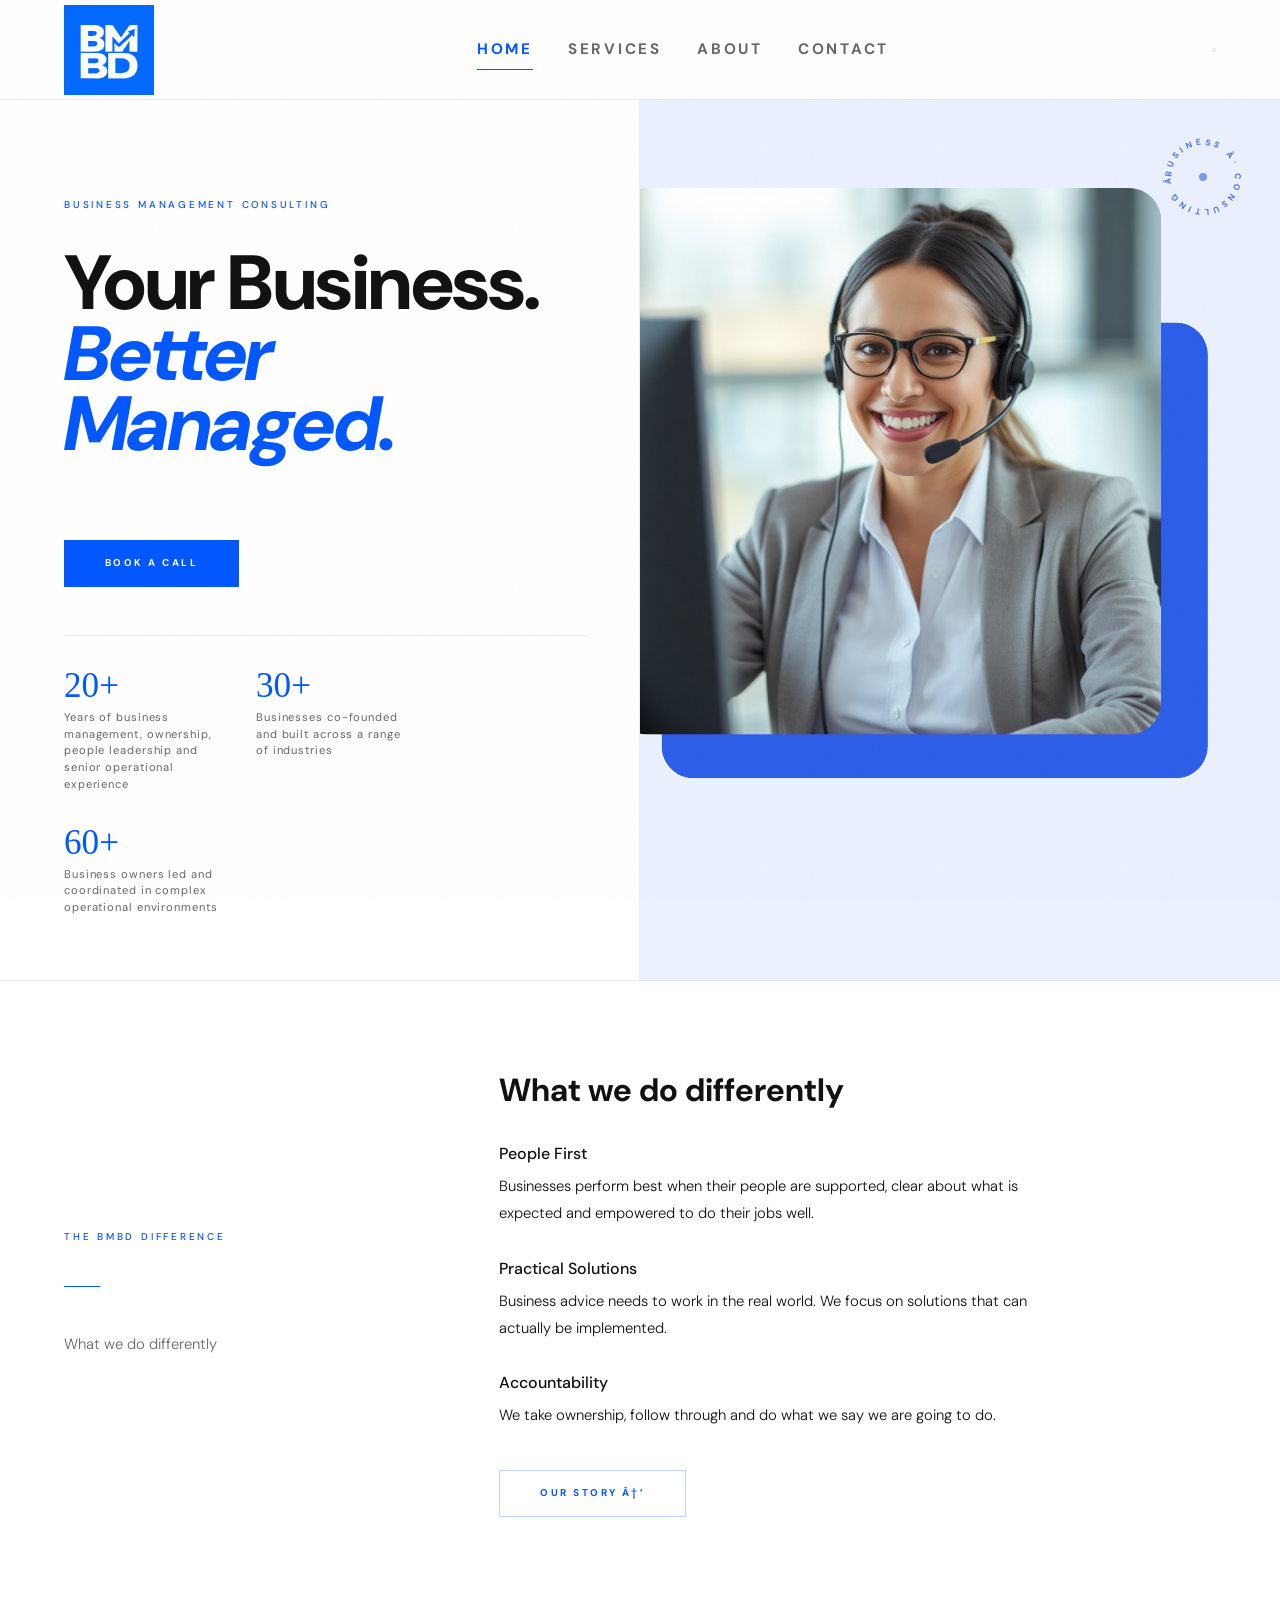
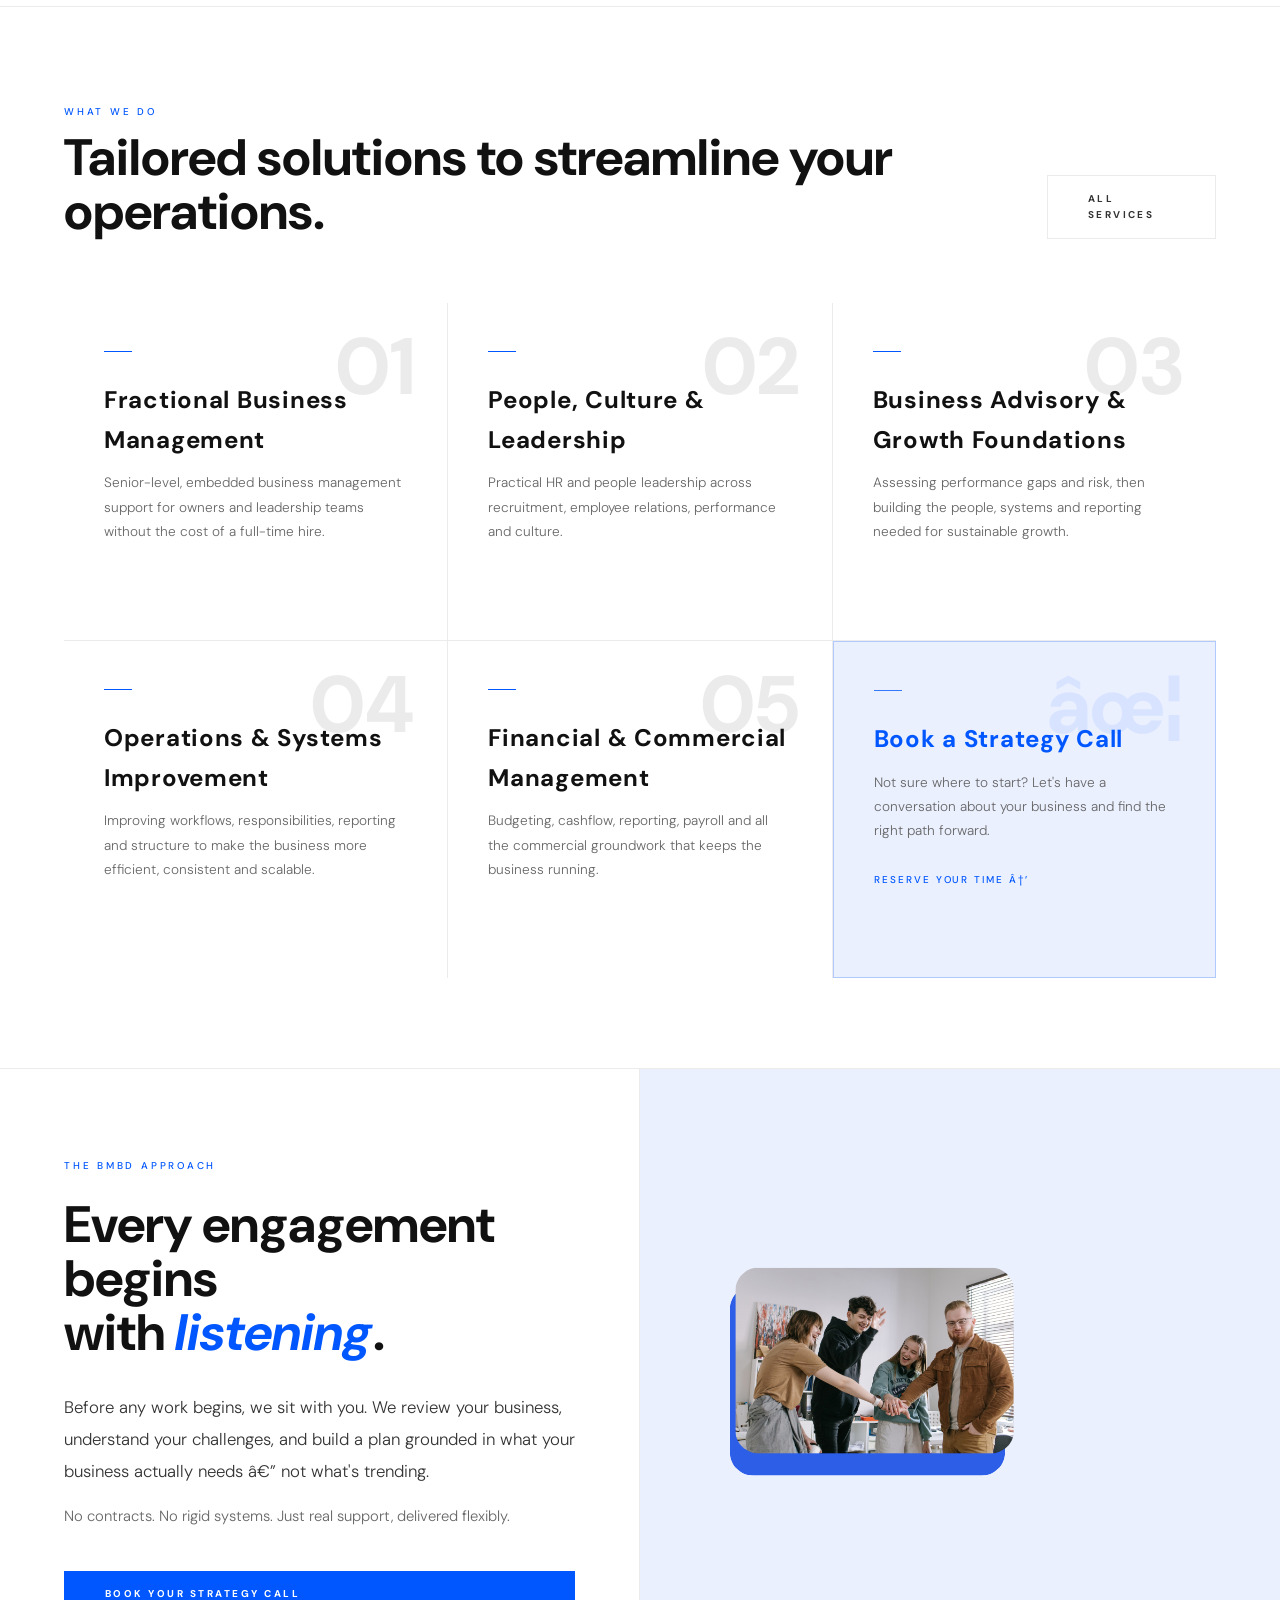
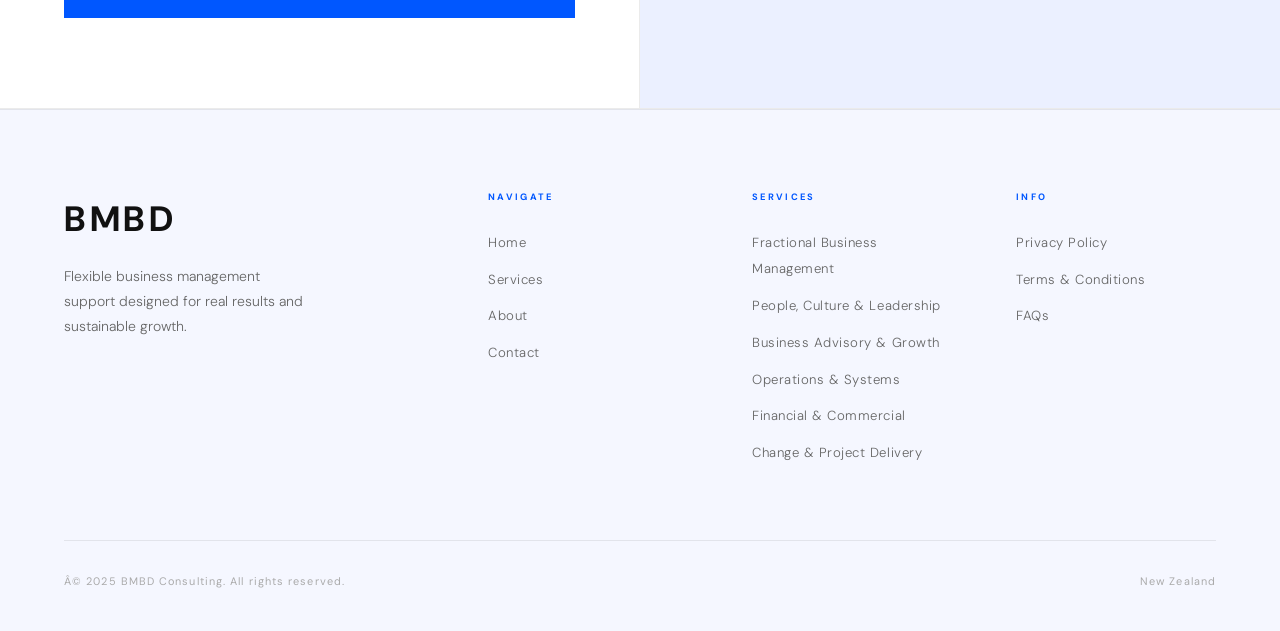
<file: index.html>
﻿<!DOCTYPE html>
<html lang="en">
<head>
<meta charset="UTF-8"/>
<meta name="viewport" content="width=device-width,initial-scale=1.0"/>
<title>BMBD â€” Business Management Consulting | New Zealand</title>
<meta name="description" content="Flexible, hands-on business management consulting for New Zealand businesses. HR, operations optimisation, and growth strategy â€” no contracts, real results."/>
<meta name="robots" content="index, follow"/>
<link rel="canonical" href="https://bmbd.co.nz/"/>
<meta property="og:type" content="website"/>
<meta property="og:url" content="https://bmbd.co.nz/"/>
<meta property="og:title" content="BMBD â€” Business Management Consulting | New Zealand"/>
<meta property="og:description" content="Flexible, hands-on business management consulting for New Zealand businesses. HR, operations optimisation, and growth strategy â€” no contracts, real results."/>
<meta property="og:site_name" content="BMBD Consulting"/>
<meta name="twitter:card" content="summary_large_image"/>
<meta name="twitter:title" content="BMBD â€” Business Management Consulting | New Zealand"/>
<meta name="twitter:description" content="Flexible, hands-on business management consulting for New Zealand businesses. HR, operations optimisation, and growth strategy â€” no contracts, real results."/>
<link rel="preconnect" href="https://fonts.googleapis.com"/>
<link rel="preconnect" href="https://fonts.gstatic.com" crossorigin/>
<link href="https://fonts.googleapis.com/css2?family=DM+Sans:ital,opsz,wght@0,9..40,300;0,9..40,400;0,9..40,500;0,9..40,700;0,9..40,800;1,9..40,300;1,9..40,400;1,9..40,700&display=swap" rel="stylesheet"/>
<script type="application/ld+json">
{
  "@context": "https://schema.org",
  "@type": "ProfessionalService",
  "name": "BMBD Consulting",
  "description": "Flexible, hands-on business management consulting for New Zealand businesses. HR, operations optimisation, and growth strategy â€” no contracts, real results.",
  "url": "https://bmbd.co.nz",
  "email": "hello@bmbd.co.nz",
  "areaServed": "New Zealand",
  "serviceType": ["HR Consulting", "Operations Optimisation", "Business Strategy"],
  "founder": { "@type": "Person", "name": "Kelly" },
  "priceRange": "$$"
}
</script>
<link rel="stylesheet" href="css/global.css"/>
<link rel="stylesheet" href="css/home.css"/>
<style>
.nav-logo-img { height:90px;width:auto;display:block;transition:opacity 0.2s; }
.nav-logo-img:hover { opacity:0.8; }

.hero-visual-img { width:100%;height:100%;object-fit:cover;object-position:center top;display:block; }
.ritual-full-img { width:100%;height:100%;object-fit:cover;object-position:center;display:block;min-height:400px; }
.hero-stats {
  display:flex; gap:2rem; flex-wrap:wrap; margin-top:3rem;
  padding-top:2rem; border-top:1px solid var(--border);
}
.hero-stat-item { display:flex; flex-direction:column; gap:0.35rem; }
.hero-stat-num { font-family:'Cormorant Garamond',serif; font-size:2.2rem; font-weight:300; color:var(--gold); line-height:1; }
.hero-stat-label { font-size:0.7rem; font-weight:400; letter-spacing:0.08em; color:var(--ink3); max-width:160px; line-height:1.5; }
.intro-label-col-lg { min-width:220px; }
.diff-list { list-style:none; display:flex; flex-direction:column; gap:1.75rem; margin-bottom:2.5rem; }
.diff-item-title { font-size:1rem; font-weight:500; color:var(--ink); margin-bottom:0.35rem; display:block; }
.diff-item-body { font-size:0.925rem; font-weight:300; line-height:1.85; color:var(--ink); }
</style>
</head>
<body>
<nav>
  <a href="index.html"><img src="logo.svg" alt="BMBD Consulting" class="nav-logo-img"/></a>
  <ul class="nav-links">
    <li><a href="index.html">Home</a></li>
    <li><a href="services.html">Services</a></li>
    <li><a href="about.html">About</a></li>
    <li><a href="contact.html">Contact</a></li>
  </ul>
  <div class="nav-right">
    <button class="theme-btn" aria-label="Toggle theme"></button>
    <button class="hamburger" onclick="toggleMenu()" aria-label="Menu"><span></span><span></span><span></span></button>
  </div>
</nav>
<div class="mobile-menu" id="mobileMenu">
  <a href="index.html" onclick="closeMenu()">Home</a>
  <a href="services.html" onclick="closeMenu()">Services</a>
  <a href="about.html" onclick="closeMenu()">About</a>
  <a href="contact.html" onclick="closeMenu()">Contact</a>
</div>
<div class="page">
  <!-- HERO -->
  <section class="home-hero">
    <div class="hero-left">
      <div>
        <span class="eyebrow">Business Management Consulting</span>
        <div class="hero-headline">
          <span class="display-xl">Your Business.</span>
          <span class="display-xl italic-line gold">Better Managed.</span>
        </div>
        <a href="contact.html" class="btn btn-gold" style="margin-top:2rem;display:inline-block;">Book a Call</a>
      </div>
      <div class="hero-stats">
        <div class="hero-stat-item">
          <span class="hero-stat-num">20+</span>
          <span class="hero-stat-label">Years of business management, ownership, people leadership and senior operational experience</span>
        </div>
        <div class="hero-stat-item">
          <span class="hero-stat-num">30+</span>
          <span class="hero-stat-label">Businesses co-founded and built across a range of industries</span>
        </div>
        <div class="hero-stat-item">
          <span class="hero-stat-num">60+</span>
          <span class="hero-stat-label">Business owners led and coordinated in complex operational environments</span>
        </div>
      </div>
    </div>
    <div class="hero-right">
      <div class="hero-visual">
        <svg class="hero-badge" viewBox="0 0 90 90" xmlns="http://www.w3.org/2000/svg">
          <defs><path id="bp" d="M45,45 m-32,0 a32,32 0 1,1 64,0 a32,32 0 1,1-64,0"/></defs>
          <text font-family="'DM Sans',sans-serif" font-size="8.5" font-weight="700" letter-spacing="3.8" fill="#2C5EE8" opacity="0.85"><textPath href="#bp">BUSINESS Â· CONSULTING Â· </textPath></text>
          <circle cx="45" cy="45" r="4" fill="#2C5EE8" opacity="0.6"/>
        </svg>
        <img src="img-hero.svg" alt="Business consulting" class="hero-visual-img"/>
      </div>
    </div>
  </section>
  <!-- INTRO -->
  <section class="intro-strip reveal">
    <div class="intro-label-col intro-label-col-lg">
      <span class="eyebrow">The BMBD Difference</span>
      <span class="rule-gold" style="margin-top:1rem;"></span>
      <p class="body-md" style="margin-top:1.25rem;color:var(--ink3);">What we do differently</p>
    </div>
    <div class="intro-text-col">
      <h2 class="display-sm" style="margin-bottom:2rem;color:var(--ink);">What we do differently</h2>
      <ul class="diff-list">
        <li>
          <span class="diff-item-title">People First</span>
          <span class="diff-item-body">Businesses perform best when their people are supported, clear about what is expected and empowered to do their jobs well.</span>
        </li>
        <li>
          <span class="diff-item-title">Practical Solutions</span>
          <span class="diff-item-body">Business advice needs to work in the real world. We focus on solutions that can actually be implemented.</span>
        </li>
        <li>
          <span class="diff-item-title">Accountability</span>
          <span class="diff-item-body">We take ownership, follow through and do what we say we are going to do.</span>
        </li>
      </ul>
      <a href="about.html" class="btn btn-outline">Our Story â†’</a>
    </div>
  </section>
  <!-- SERVICES -->
  <section class="products-section">
    <div class="products-header reveal">
      <div>
        <span class="eyebrow">What We Do</span>
        <h2 class="display-md" style="margin-top:0.5rem;">Tailored solutions to streamline your operations.</h2>
      </div>
      <a href="services.html" class="btn btn-ghost">All Services</a>
    </div>
    <div class="products-grid">
      <a href="services.html" class="product-card reveal">
        <div class="product-card-line"></div>
        <span class="product-num">01</span>
        <span class="product-name">Fractional Business Management</span>
        <p class="product-desc">Senior-level, embedded business management support for owners and leadership teams without the cost of a full-time hire.</p>
        <span class="product-arrow">Discover â†’</span>
      </a>
      <a href="services.html" class="product-card reveal" style="transition-delay:0.08s;">
        <div class="product-card-line"></div>
        <span class="product-num">02</span>
        <span class="product-name">People, Culture & Leadership</span>
        <p class="product-desc">Practical HR and people leadership across recruitment, employee relations, performance and culture.</p>
        <span class="product-arrow">Discover â†’</span>
      </a>
      <a href="services.html" class="product-card reveal" style="transition-delay:0.16s;">
        <div class="product-card-line"></div>
        <span class="product-num">03</span>
        <span class="product-name">Business Advisory & Growth Foundations</span>
        <p class="product-desc">Assessing performance gaps and risk, then building the people, systems and reporting needed for sustainable growth.</p>
        <span class="product-arrow">Discover â†’</span>
      </a>
      <a href="services.html" class="product-card reveal" style="transition-delay:0.24s;">
        <div class="product-card-line"></div>
        <span class="product-num">04</span>
        <span class="product-name">Operations & Systems Improvement</span>
        <p class="product-desc">Improving workflows, responsibilities, reporting and structure to make the business more efficient, consistent and scalable.</p>
        <span class="product-arrow">Discover â†’</span>
      </a>
      <a href="services.html" class="product-card reveal" style="transition-delay:0.32s;">
        <div class="product-card-line"></div>
        <span class="product-num">05</span>
        <span class="product-name">Financial & Commercial Management</span>
        <p class="product-desc">Budgeting, cashflow, reporting, payroll and all the commercial groundwork that keeps the business running.</p>
        <span class="product-arrow">Discover â†’</span>
      </a>
      <a href="contact.html" class="product-card reveal" style="transition-delay:0.40s;background:var(--bg3);border:1px solid var(--border2);">
        <div class="product-card-line" style="background:var(--gold2);"></div>
        <span class="product-num" style="color:var(--gold-faint);">âœ¦</span>
        <span class="product-name" style="color:var(--gold);">Book a Strategy Call</span>
        <p class="product-desc">Not sure where to start? Let's have a conversation about your business and find the right path forward.</p>
        <span class="product-arrow" style="opacity:1;transform:none;color:var(--gold);">Reserve your time â†’</span>
      </a>
    </div>
  </section>
  <!-- BANNER -->
  <section class="ritual-banner">
    <div class="ritual-text reveal">
      <span class="eyebrow" style="margin-bottom:1.5rem;display:block;">The BMBD Approach</span>
      <h2 class="display-md" style="margin-bottom:2rem;">Every engagement begins<br>with <em class="italic gold">listening</em>.</h2>
      <p class="body-lg" style="margin-bottom:1rem;">Before any work begins, we sit with you. We review your business, understand your challenges, and build a plan grounded in what your business actually needs â€” not what's trending.</p>
      <p class="body-md" style="margin-bottom:2.5rem;">No contracts. No rigid systems. Just real support, delivered flexibly.</p>
      <a href="contact.html" class="btn btn-gold">Book Your Strategy Call</a>
    </div>
    <div class="ritual-image">
      <img src="img-ritual.svg" alt="Business consultation" class="ritual-full-img"/>
    </div>
  </section>
</div>
<footer>
  <div class="footer-inner">
    <div>
      <div class="footer-brand">BMBD</div>
      <p class="footer-tagline">Flexible business management support designed for real results and sustainable growth.</p>
    </div>
    <div>
      <div class="footer-col-title">Navigate</div>
      <ul class="footer-links">
        <li><a href="index.html">Home</a></li>
        <li><a href="services.html">Services</a></li>
        <li><a href="about.html">About</a></li>
        <li><a href="contact.html">Contact</a></li>
      </ul>
    </div>
    <div>
      <div class="footer-col-title">Services</div>
      <ul class="footer-links">
        <li><a href="services.html">Fractional Business Management</a></li>
        <li><a href="services.html">People, Culture & Leadership</a></li>
        <li><a href="services.html">Business Advisory & Growth</a></li>
        <li><a href="services.html">Operations & Systems</a></li>
        <li><a href="services.html">Financial & Commercial</a></li>
        <li><a href="services.html">Change & Project Delivery</a></li>
      </ul>
    </div>
    <div>
      <div class="footer-col-title">Info</div>
      <ul class="footer-links">
        <li><a href="#">Privacy Policy</a></li>
        <li><a href="#">Terms & Conditions</a></li>
        <li><a href="#">FAQs</a></li>
      </ul>
    </div>
  </div>
  <div class="footer-bottom">
    <span class="footer-copy">Â© 2025 BMBD Consulting. All rights reserved.</span>
    <span class="footer-copy">New Zealand</span>
  </div>
</footer>
<script src="js/global.js"></script>
<script src="js/home.js"></script>
</body>
</html>
</file>
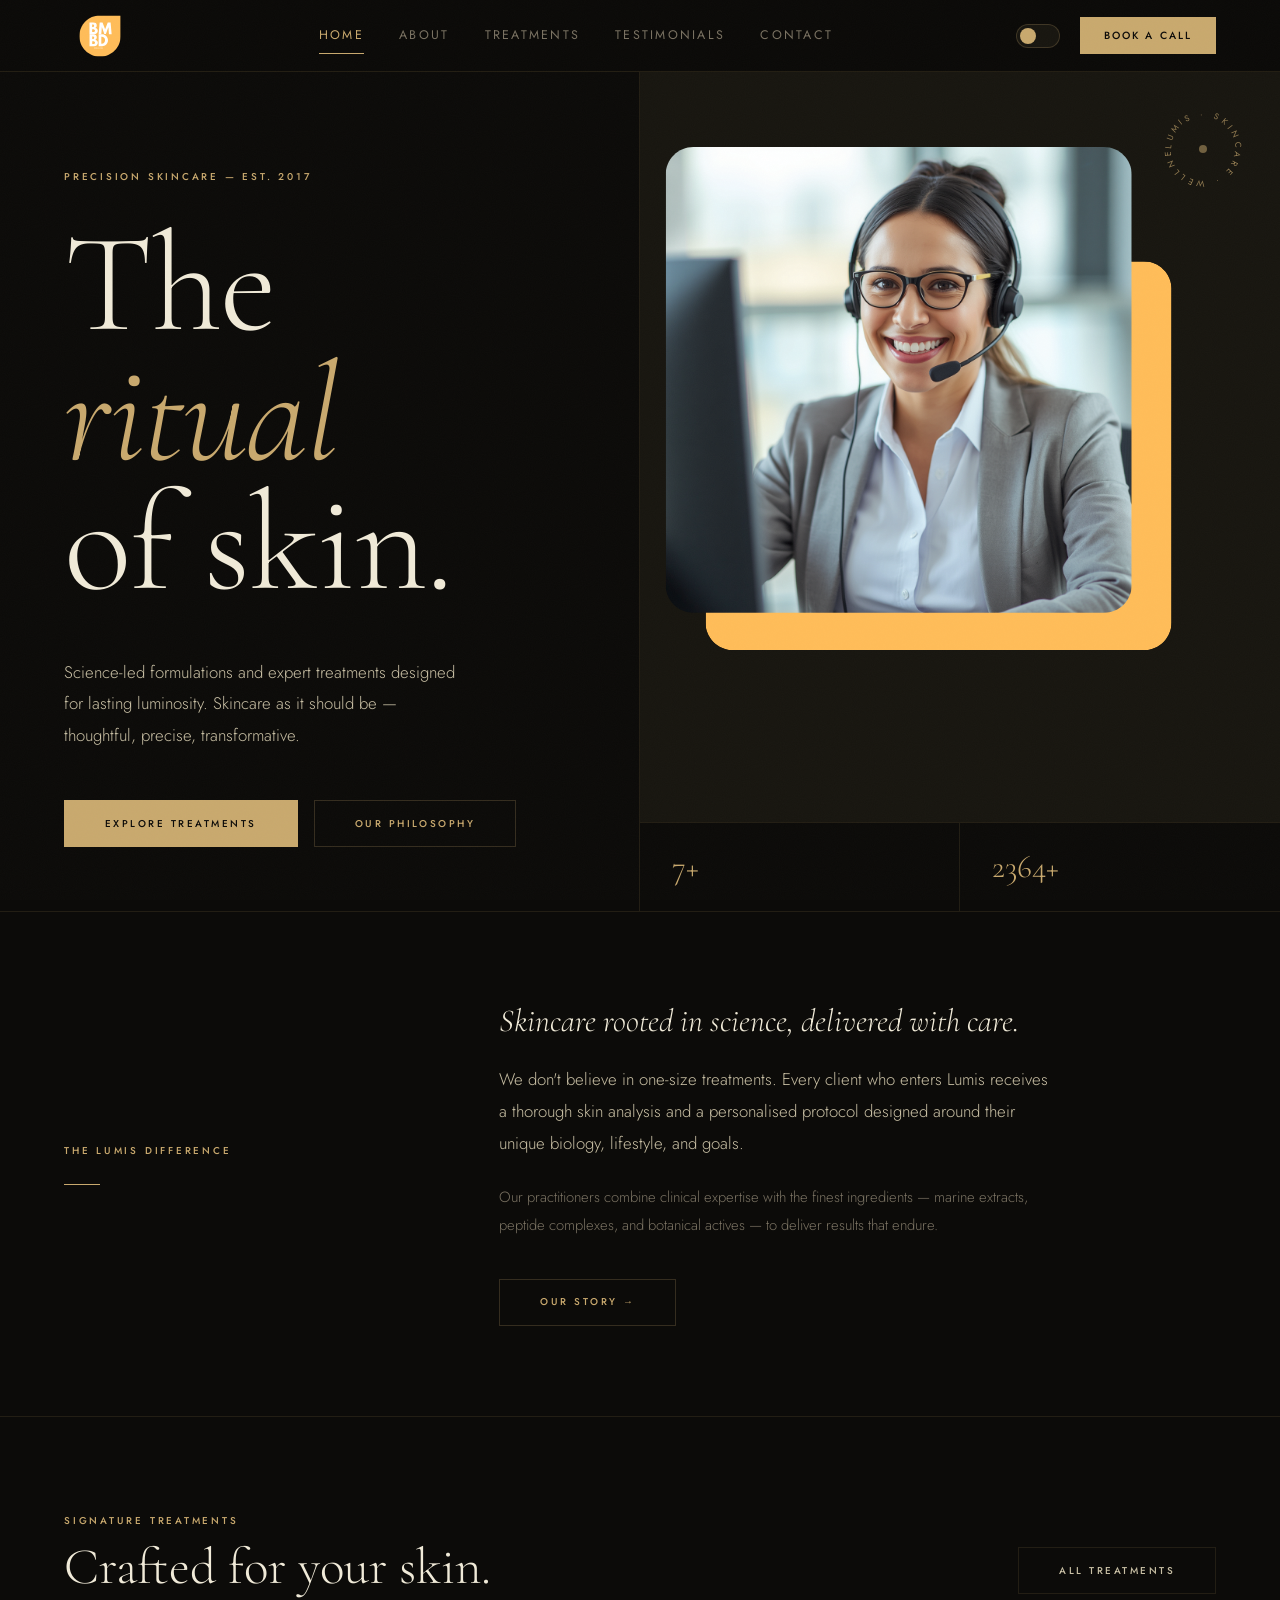
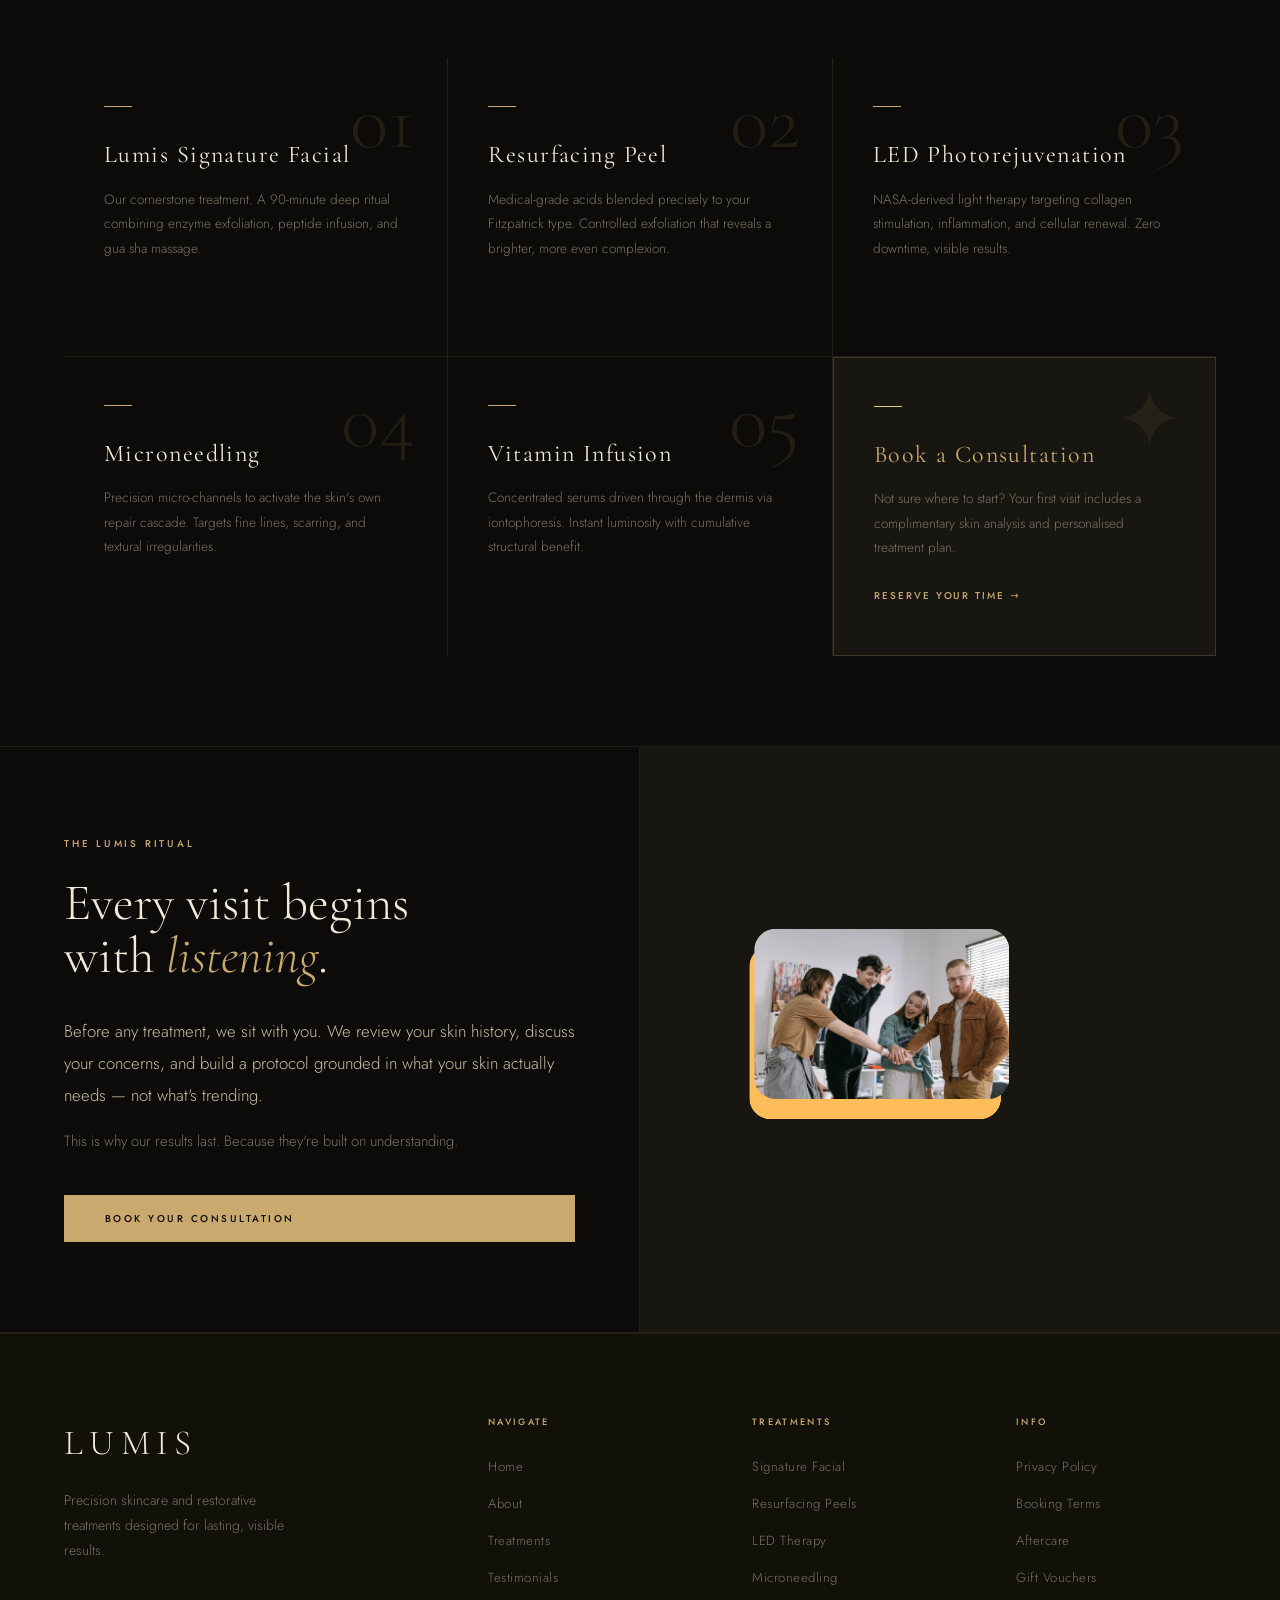
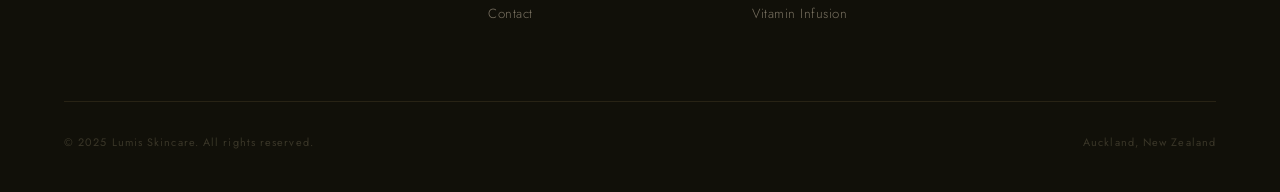
<file: lumis/index.html>
<!DOCTYPE html>
<html lang="en">
<head>
<meta charset="UTF-8"/>
<meta name="viewport" content="width=device-width,initial-scale=1.0"/>
<title>Lumis — Skincare Refined</title>
<link rel="preconnect" href="https://fonts.googleapis.com"/>
<link href="https://fonts.googleapis.com/css2?family=Cormorant+Garamond:ital,wght@0,300;0,400;0,600;1,300;1,400&family=Jost:wght@300;400;500&display=swap" rel="stylesheet"/>
<link rel="stylesheet" href="css/global.css"/>
<link rel="stylesheet" href="css/home.css"/>
<style>
.nav-logo-img { height:72px;width:auto;display:block;transition:opacity 0.2s; }
.nav-logo-img:hover { opacity:0.8; }
[data-theme="light"] .nav-logo-img { filter:brightness(0) invert(0); }
.hero-visual-img { width:100%;height:100%;object-fit:cover;object-position:center top;display:block; }
.ritual-full-img { width:100%;height:100%;object-fit:cover;object-position:center;display:block;min-height:400px; }
</style>
</head>
<body>
<nav>
  <a href="index.html"><img src="logo.svg" alt="Lumis" class="nav-logo-img"/></a>
  <ul class="nav-links">
    <li><a href="index.html">Home</a></li>
    <li><a href="about.html">About</a></li>
    <li><a href="services.html">Treatments</a></li>
    <li><a href="testimonials.html">Testimonials</a></li>
    <li><a href="contact.html">Contact</a></li>
  </ul>
  <div class="nav-right">
    <button class="theme-btn" aria-label="Toggle theme"></button>
    <a href="contact.html" class="nav-book">Book a Call</a>
    <button class="hamburger" onclick="toggleMenu()" aria-label="Menu"><span></span><span></span><span></span></button>
  </div>
</nav>
<div class="mobile-menu" id="mobileMenu">
  <a href="index.html" onclick="closeMenu()">Home</a>
  <a href="about.html" onclick="closeMenu()">About</a>
  <a href="services.html" onclick="closeMenu()">Treatments</a>
  <a href="testimonials.html" onclick="closeMenu()">Testimonials</a>
  <a href="contact.html" onclick="closeMenu()">Contact</a>
</div>
<div class="page">
  <!-- HERO -->
  <section class="home-hero">
    <div class="hero-left">
      <div>
        <span class="eyebrow">Precision Skincare — Est. 2017</span>
        <div class="hero-headline">
          <span class="display-xl">The</span>
          <span class="display-xl italic-line">ritual</span>
          <span class="display-xl">of skin.</span>
        </div>
        <p class="body-lg" style="max-width:400px;margin-bottom:3rem;">Science-led formulations and expert treatments designed for lasting luminosity. Skincare as it should be — thoughtful, precise, transformative.</p>
      </div>
      <div class="hero-btns">
        <a href="services.html" class="btn btn-gold">Explore Treatments</a>
        <a href="about.html" class="btn btn-outline">Our Philosophy</a>
      </div>
    </div>
    <div class="hero-right">
      <div class="hero-visual">
        <svg class="hero-badge" viewBox="0 0 90 90" xmlns="http://www.w3.org/2000/svg">
          <defs><path id="bp" d="M45,45 m-32,0 a32,32 0 1,1 64,0 a32,32 0 1,1-64,0"/></defs>
          <text font-family="'Jost',sans-serif" font-size="8.5" font-weight="400" letter-spacing="3.5" fill="#C9A96E" opacity="0.7"><textPath href="#bp">LUMIS · SKINCARE · WELLNESS · GLOW ·</textPath></text>
          <circle cx="45" cy="45" r="4" fill="#C9A96E" opacity="0.5"/>
        </svg>
        <img src="img-hero.svg" alt="Skincare treatment" class="hero-visual-img"/>
      </div>
      <div class="hero-meta">
        <div class="hero-meta-item">
          <span class="hero-meta-num"><span data-count="8">0</span><span class="gold">+</span></span>
        </div>
        <div class="hero-meta-item">
          <span class="hero-meta-num"><span data-count="2400">0</span><span class="gold">+</span></span>
        </div>
      </div>
    </div>
  </section>
  <!-- INTRO -->
  <section class="intro-strip reveal">
    <div class="intro-label-col">
      <span class="eyebrow">The Lumis Difference</span>
      <span class="rule-gold"></span>
    </div>
    <div class="intro-text-col">
      <h2 class="display-sm italic" style="margin-bottom:1.5rem;">Skincare rooted in science, delivered with care.</h2>
      <p class="body-lg" style="margin-bottom:1.5rem;">We don't believe in one-size treatments. Every client who enters Lumis receives a thorough skin analysis and a personalised protocol designed around their unique biology, lifestyle, and goals.</p>
      <p class="body-md" style="margin-bottom:2.5rem;">Our practitioners combine clinical expertise with the finest ingredients — marine extracts, peptide complexes, and botanical actives — to deliver results that endure.</p>
      <a href="about.html" class="btn btn-outline">Our Story →</a>
    </div>
  </section>
  <!-- TREATMENTS -->
  <section class="products-section">
    <div class="products-header reveal">
      <div>
        <span class="eyebrow">Signature Treatments</span>
        <h2 class="display-md" style="margin-top:0.5rem;">Crafted for your skin.</h2>
      </div>
      <a href="services.html" class="btn btn-ghost">All Treatments</a>
    </div>
    <div class="products-grid">
      <a href="services.html" class="product-card reveal">
        <div class="product-card-line"></div>
        <span class="product-num">01</span>
        <span class="product-name">Lumis Signature Facial</span>
        <p class="product-desc">Our cornerstone treatment. A 90-minute deep ritual combining enzyme exfoliation, peptide infusion, and gua sha massage.</p>
        <span class="product-arrow">Discover →</span>
      </a>
      <a href="services.html" class="product-card reveal" style="transition-delay:0.08s;">
        <div class="product-card-line"></div>
        <span class="product-num">02</span>
        <span class="product-name">Resurfacing Peel</span>
        <p class="product-desc">Medical-grade acids blended precisely to your Fitzpatrick type. Controlled exfoliation that reveals a brighter, more even complexion.</p>
        <span class="product-arrow">Discover →</span>
      </a>
      <a href="services.html" class="product-card reveal" style="transition-delay:0.16s;">
        <div class="product-card-line"></div>
        <span class="product-num">03</span>
        <span class="product-name">LED Photorejuvenation</span>
        <p class="product-desc">NASA-derived light therapy targeting collagen stimulation, inflammation, and cellular renewal. Zero downtime, visible results.</p>
        <span class="product-arrow">Discover →</span>
      </a>
      <a href="services.html" class="product-card reveal" style="transition-delay:0.24s;">
        <div class="product-card-line"></div>
        <span class="product-num">04</span>
        <span class="product-name">Microneedling</span>
        <p class="product-desc">Precision micro-channels to activate the skin's own repair cascade. Targets fine lines, scarring, and textural irregularities.</p>
        <span class="product-arrow">Discover →</span>
      </a>
      <a href="services.html" class="product-card reveal" style="transition-delay:0.32s;">
        <div class="product-card-line"></div>
        <span class="product-num">05</span>
        <span class="product-name">Vitamin Infusion</span>
        <p class="product-desc">Concentrated serums driven through the dermis via iontophoresis. Instant luminosity with cumulative structural benefit.</p>
        <span class="product-arrow">Discover →</span>
      </a>
      <a href="contact.html" class="product-card reveal" style="transition-delay:0.40s;background:var(--bg3);border:1px solid var(--border2);">
        <div class="product-card-line" style="background:var(--gold2);"></div>
        <span class="product-num" style="color:var(--gold-faint);">✦</span>
        <span class="product-name" style="color:var(--gold);">Book a Consultation</span>
        <p class="product-desc">Not sure where to start? Your first visit includes a complimentary skin analysis and personalised treatment plan.</p>
        <span class="product-arrow" style="opacity:1;transform:none;color:var(--gold);">Reserve your time →</span>
      </a>
    </div>
  </section>
  <!-- RITUAL BANNER -->
  <section class="ritual-banner">
    <div class="ritual-text reveal">
      <span class="eyebrow" style="margin-bottom:1.5rem;display:block;">The Lumis Ritual</span>
      <h2 class="display-md" style="margin-bottom:2rem;">Every visit begins<br>with <em class="italic gold">listening</em>.</h2>
      <p class="body-lg" style="margin-bottom:1rem;">Before any treatment, we sit with you. We review your skin history, discuss your concerns, and build a protocol grounded in what your skin actually needs — not what's trending.</p>
      <p class="body-md" style="margin-bottom:2.5rem;">This is why our results last. Because they're built on understanding.</p>
      <a href="contact.html" class="btn btn-gold">Book Your Consultation</a>
    </div>
    <div class="ritual-image">
      <img src="img-ritual.svg" alt="Skincare ritual" class="ritual-full-img"/>
    </div>
  </section>
</div>
<footer>
  <div class="footer-inner">
    <div>
      <div class="footer-brand">Lumis</div>
      <p class="footer-tagline">Precision skincare and restorative treatments designed for lasting, visible results.</p>
    </div>
    <div>
      <div class="footer-col-title">Navigate</div>
      <ul class="footer-links">
        <li><a href="index.html">Home</a></li>
        <li><a href="about.html">About</a></li>
        <li><a href="services.html">Treatments</a></li>
        <li><a href="testimonials.html">Testimonials</a></li>
        <li><a href="contact.html">Contact</a></li>
      </ul>
    </div>
    <div>
      <div class="footer-col-title">Treatments</div>
      <ul class="footer-links">
        <li><a href="services.html">Signature Facial</a></li>
        <li><a href="services.html">Resurfacing Peels</a></li>
        <li><a href="services.html">LED Therapy</a></li>
        <li><a href="services.html">Microneedling</a></li>
        <li><a href="services.html">Vitamin Infusion</a></li>
      </ul>
    </div>
    <div>
      <div class="footer-col-title">Info</div>
      <ul class="footer-links">
        <li><a href="#">Privacy Policy</a></li>
        <li><a href="#">Booking Terms</a></li>
        <li><a href="#">Aftercare</a></li>
        <li><a href="#">Gift Vouchers</a></li>
      </ul>
    </div>
  </div>
  <div class="footer-bottom">
    <span class="footer-copy">© 2025 Lumis Skincare. All rights reserved.</span>
    <span class="footer-copy">Auckland, New Zealand</span>
  </div>
</footer>
<script src="js/global.js"></script>
<script src="js/home.js"></script>
</body>
</html>
</file>
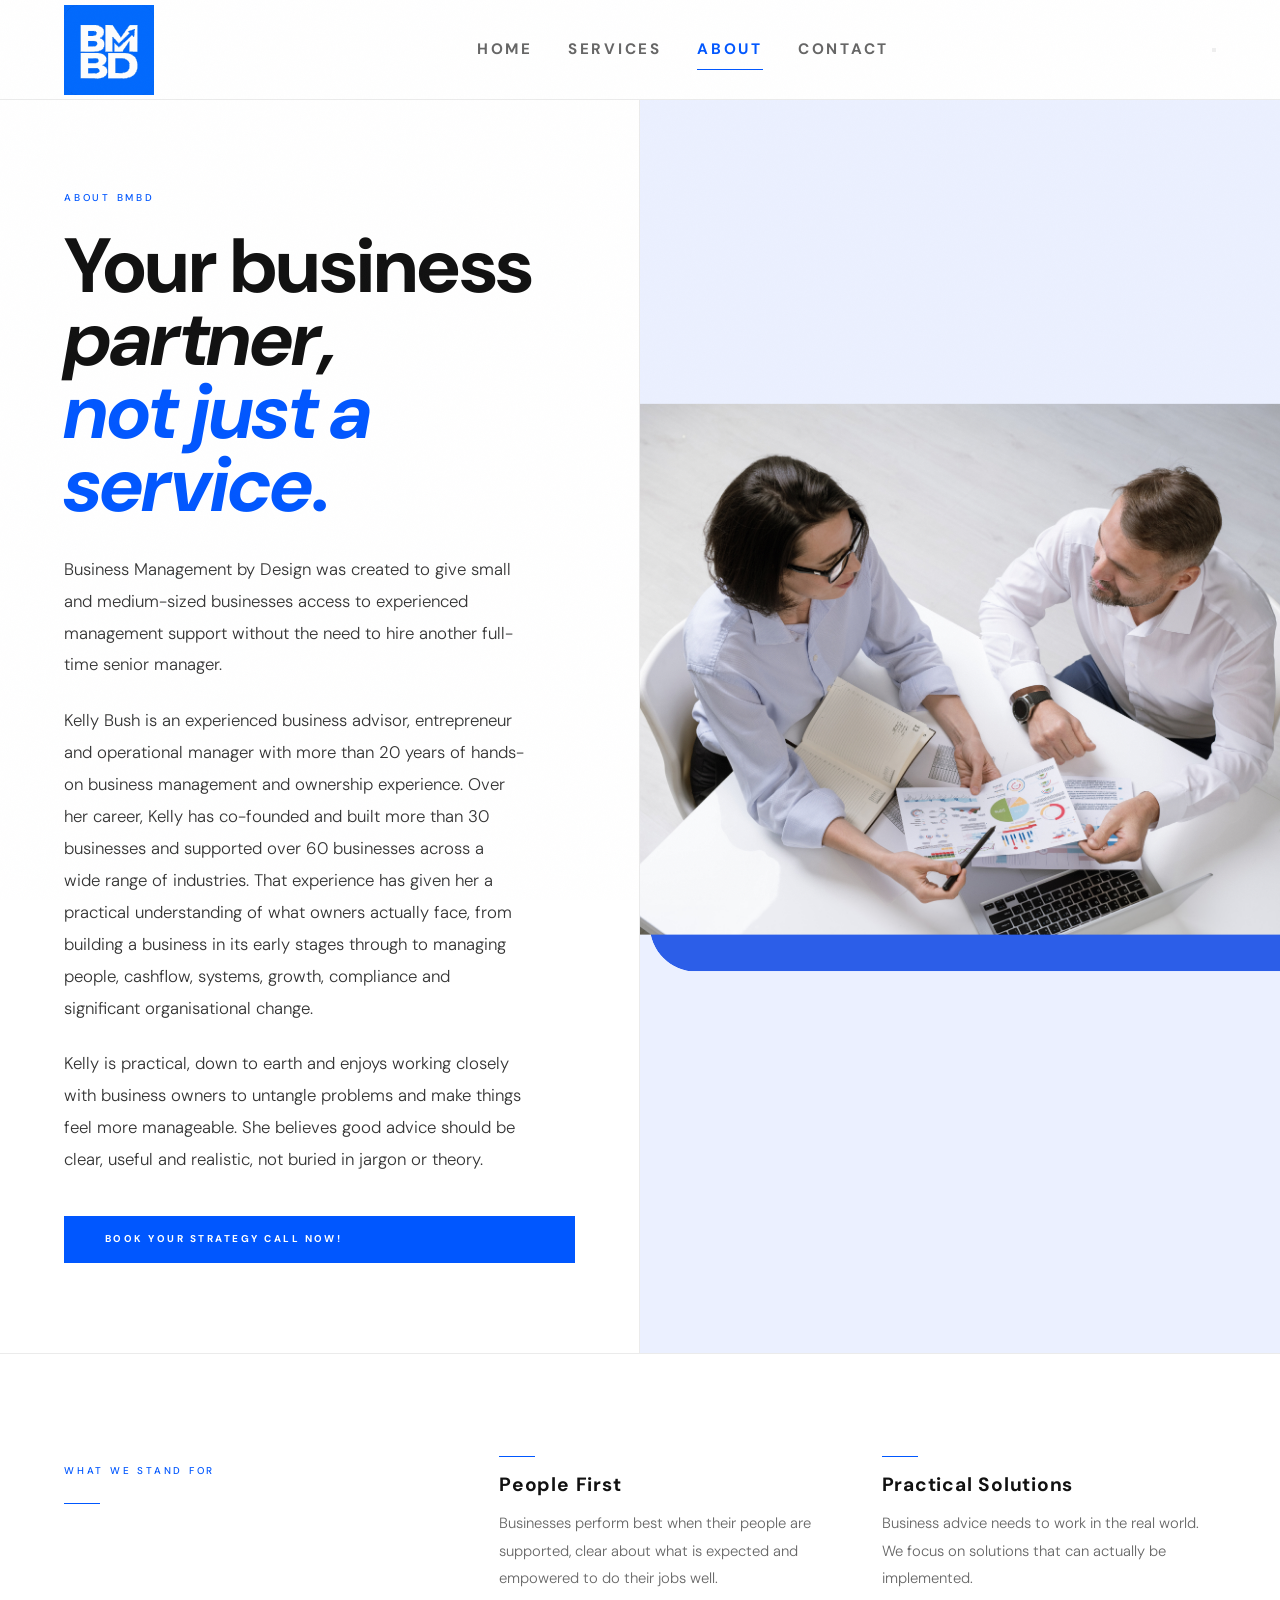
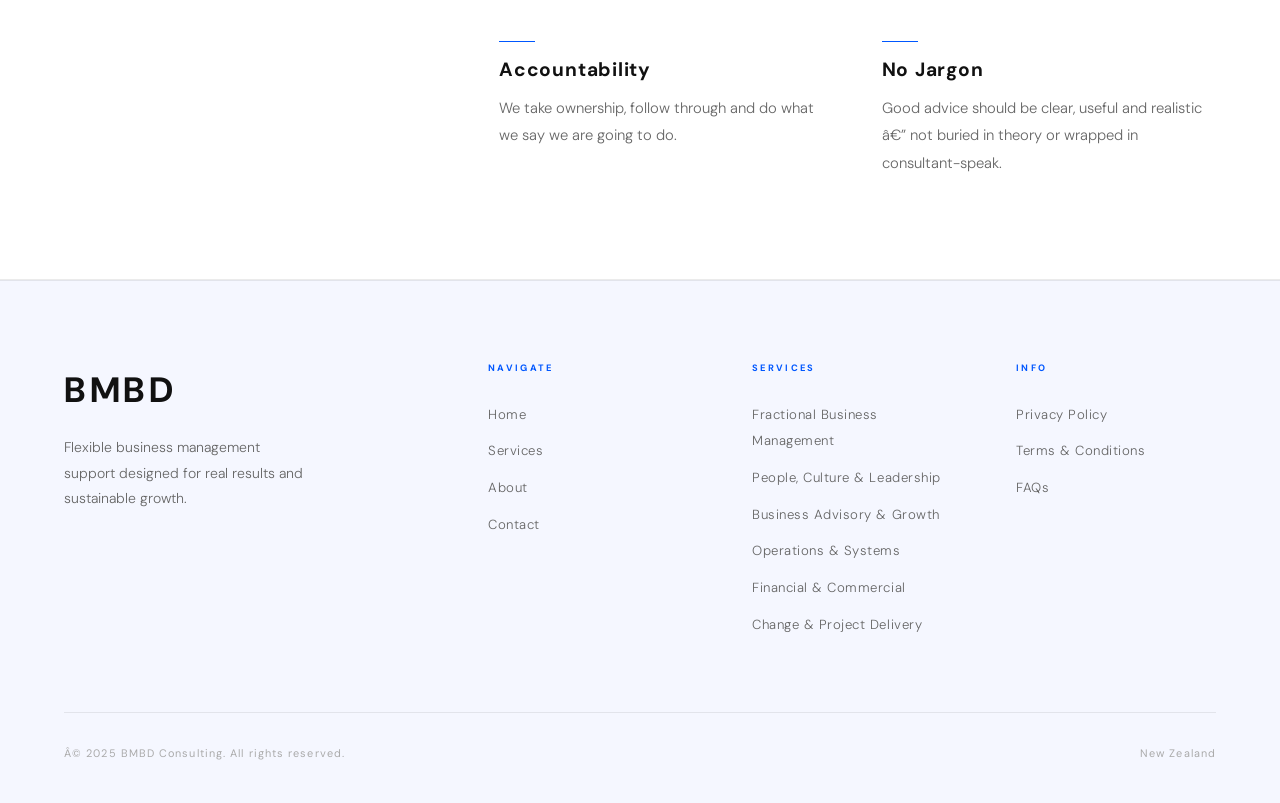
<file: about.html>
﻿<!DOCTYPE html>
<html lang="en">
<head>
<meta charset="UTF-8"/>
<meta name="viewport" content="width=device-width,initial-scale=1.0"/>
<title>About BMBD â€” Our Story & Consulting Approach | New Zealand</title>
<meta name="description" content="Meet Kelly, founder of BMBD Consulting. A flexible, no-contract business partner offering hands-on HR, operations, and strategy support for New Zealand businesses."/>
<meta name="robots" content="index, follow"/>
<link rel="canonical" href="https://bmbd.co.nz/about.html"/>
<meta property="og:type" content="website"/>
<meta property="og:url" content="https://bmbd.co.nz/about.html"/>
<meta property="og:title" content="About BMBD â€” Our Story & Consulting Approach | New Zealand"/>
<meta property="og:description" content="Meet Kelly, founder of BMBD Consulting. A flexible, no-contract business partner offering hands-on HR, operations, and strategy support for New Zealand businesses."/>
<meta property="og:site_name" content="BMBD Consulting"/>
<meta name="twitter:card" content="summary_large_image"/>
<meta name="twitter:title" content="About BMBD â€” Our Story & Consulting Approach | New Zealand"/>
<meta name="twitter:description" content="Meet Kelly, founder of BMBD Consulting. A flexible, no-contract business partner offering hands-on HR, operations, and strategy support for New Zealand businesses."/>
<link rel="preconnect" href="https://fonts.googleapis.com"/>
<link rel="preconnect" href="https://fonts.gstatic.com" crossorigin/>
<link href="https://fonts.googleapis.com/css2?family=DM+Sans:ital,opsz,wght@0,9..40,300;0,9..40,400;0,9..40,500;0,9..40,700;0,9..40,800;1,9..40,300;1,9..40,400;1,9..40,700&display=swap" rel="stylesheet"/>
<link rel="stylesheet" href="css/global.css"/>
<link rel="stylesheet" href="css/pages.css"/>
<style>
.nav-logo-img { height:90px;width:auto;display:block;transition:opacity 0.2s; }
.nav-logo-img:hover { opacity:0.8; }

.about-ai-img { width:100%;height:100%;object-fit:cover;object-position:center top;display:block;min-height:420px; }
</style>
</head>
<body>
<nav>
  <a href="index.html"><img src="logo.svg" alt="BMBD Consulting" class="nav-logo-img"/></a>
  <ul class="nav-links">
    <li><a href="index.html">Home</a></li>
    <li><a href="services.html">Services</a></li>
    <li><a href="about.html">About</a></li>
    <li><a href="contact.html">Contact</a></li>
  </ul>
  <div class="nav-right">
    <button class="theme-btn" aria-label="Toggle theme"></button>
    <button class="hamburger" onclick="toggleMenu()" aria-label="Menu"><span></span><span></span><span></span></button>
  </div>
</nav>
<div class="mobile-menu" id="mobileMenu">
  <a href="index.html" onclick="closeMenu()">Home</a>
  <a href="services.html" onclick="closeMenu()">Services</a>
  <a href="about.html" onclick="closeMenu()">About</a>
  <a href="contact.html" onclick="closeMenu()">Contact</a>
</div>
<div class="page">
  <!-- HERO -->
  <section class="about-hero">
    <div class="about-hero-left reveal">
      <span class="eyebrow" style="margin-bottom:1.5rem;display:block;">About BMBD</span>
      <h1 class="display-lg">Your business<br><em class="italic">partner,</em><br><em class="italic gold">not just a service.</em></h1>
      <p class="body-lg" style="max-width:460px;margin-top:2rem;margin-bottom:1.5rem;">Business Management by Design was created to give small and medium-sized businesses access to experienced management support without the need to hire another full-time senior manager.</p>
      <p class="body-lg" style="max-width:460px;margin-bottom:1.5rem;">Kelly Bush is an experienced business advisor, entrepreneur and operational manager with more than 20 years of hands-on business management and ownership experience. Over her career, Kelly has co-founded and built more than 30 businesses and supported over 60 businesses across a wide range of industries. That experience has given her a practical understanding of what owners actually face, from building a business in its early stages through to managing people, cashflow, systems, growth, compliance and significant organisational change.</p>
      <p class="body-lg" style="max-width:460px;margin-bottom:2.5rem;">Kelly is practical, down to earth and enjoys working closely with business owners to untangle problems and make things feel more manageable. She believes good advice should be clear, useful and realistic, not buried in jargon or theory.</p>
      <a href="contact.html" class="btn btn-gold">Book your strategy call now!</a>
    </div>
    <div class="about-hero-right">
      <img src="img-about.svg" alt="Kelly Bush â€” BMBD Consulting" class="about-ai-img"/>
    </div>
  </section>

  <!-- VALUES -->
  <section style="padding:8vw 5vw;border-bottom:1px solid var(--border);">
    <div style="display:grid;grid-template-columns:1fr 2fr;gap:6vw;align-items:start;">
      <div>
        <span class="eyebrow">What We Stand For</span>
        <div class="rule-gold" style="margin-top:1.25rem;"></div>
      </div>
      <div class="values-grid">
        <div class="value-item reveal">
          <span class="rule-gold"></span>
          <span class="value-title">People First</span>
          <p class="body-md">Businesses perform best when their people are supported, clear about what is expected and empowered to do their jobs well.</p>
        </div>
        <div class="value-item reveal" style="transition-delay:0.1s;">
          <span class="rule-gold"></span>
          <span class="value-title">Practical Solutions</span>
          <p class="body-md">Business advice needs to work in the real world. We focus on solutions that can actually be implemented.</p>
        </div>
        <div class="value-item reveal" style="transition-delay:0.2s;">
          <span class="rule-gold"></span>
          <span class="value-title">Accountability</span>
          <p class="body-md">We take ownership, follow through and do what we say we are going to do.</p>
        </div>
        <div class="value-item reveal" style="transition-delay:0.3s;">
          <span class="rule-gold"></span>
          <span class="value-title">No Jargon</span>
          <p class="body-md">Good advice should be clear, useful and realistic â€” not buried in theory or wrapped in consultant-speak.</p>
        </div>
      </div>
    </div>
  </section>
</div>
<footer>
  <div class="footer-inner">
    <div>
      <div class="footer-brand">BMBD</div>
      <p class="footer-tagline">Flexible business management support designed for real results and sustainable growth.</p>
    </div>
    <div>
      <div class="footer-col-title">Navigate</div>
      <ul class="footer-links">
        <li><a href="index.html">Home</a></li>
        <li><a href="services.html">Services</a></li>
        <li><a href="about.html">About</a></li>
        <li><a href="contact.html">Contact</a></li>
      </ul>
    </div>
    <div>
      <div class="footer-col-title">Services</div>
      <ul class="footer-links">
        <li><a href="services.html">Fractional Business Management</a></li>
        <li><a href="services.html">People, Culture & Leadership</a></li>
        <li><a href="services.html">Business Advisory & Growth</a></li>
        <li><a href="services.html">Operations & Systems</a></li>
        <li><a href="services.html">Financial & Commercial</a></li>
        <li><a href="services.html">Change & Project Delivery</a></li>
      </ul>
    </div>
    <div>
      <div class="footer-col-title">Info</div>
      <ul class="footer-links">
        <li><a href="#">Privacy Policy</a></li>
        <li><a href="#">Terms & Conditions</a></li>
        <li><a href="#">FAQs</a></li>
      </ul>
    </div>
  </div>
  <div class="footer-bottom">
    <span class="footer-copy">Â© 2025 BMBD Consulting. All rights reserved.</span>
    <span class="footer-copy">New Zealand</span>
  </div>
</footer>
<script src="js/global.js"></script>
</body>
</html>
</file>
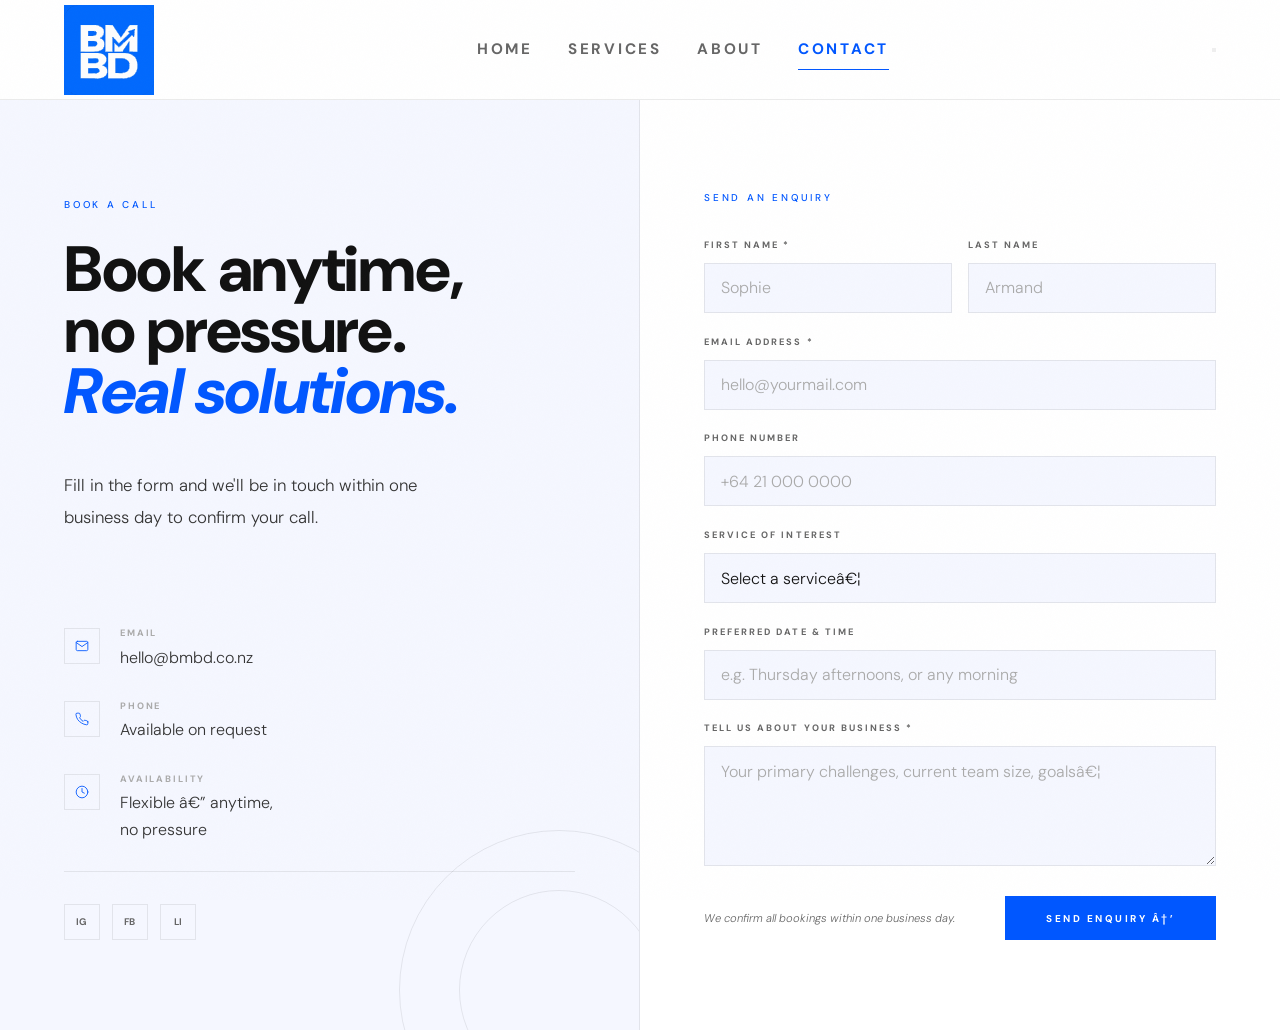
<file: contact.html>
﻿<!DOCTYPE html>
<html lang="en">
<head>
<meta charset="UTF-8"/>
<meta name="viewport" content="width=device-width,initial-scale=1.0"/>
<title>Book a Strategy Call | BMBD Business Consulting NZ</title>
<meta name="description" content="Book a no-pressure strategy call with BMBD Consulting. Fill in the form and we'll be in touch within one business day. Flexible business consulting in New Zealand."/>
<meta name="robots" content="index, follow"/>
<link rel="canonical" href="https://bmbd.co.nz/contact.html"/>
<meta property="og:type" content="website"/>
<meta property="og:url" content="https://bmbd.co.nz/contact.html"/>
<meta property="og:title" content="Book a Strategy Call | BMBD Business Consulting NZ"/>
<meta property="og:description" content="Book a no-pressure strategy call with BMBD Consulting. Fill in the form and we'll be in touch within one business day. Flexible business consulting in New Zealand."/>
<meta property="og:site_name" content="BMBD Consulting"/>
<meta name="twitter:card" content="summary_large_image"/>
<meta name="twitter:title" content="Book a Strategy Call | BMBD Business Consulting NZ"/>
<meta name="twitter:description" content="Book a no-pressure strategy call with BMBD Consulting. Fill in the form and we'll be in touch within one business day. Flexible business consulting in New Zealand."/>
<link rel="preconnect" href="https://fonts.googleapis.com"/>
<link rel="preconnect" href="https://fonts.gstatic.com" crossorigin/>
<link href="https://fonts.googleapis.com/css2?family=DM+Sans:ital,opsz,wght@0,9..40,300;0,9..40,400;0,9..40,500;0,9..40,700;0,9..40,800;1,9..40,300;1,9..40,400;1,9..40,700&display=swap" rel="stylesheet"/>
<link rel="stylesheet" href="css/global.css"/>
<link rel="stylesheet" href="css/pages.css"/>
<style>
.nav-logo-img { height:90px;width:auto;display:block;transition:opacity 0.2s; }
.nav-logo-img:hover { opacity:0.8; }

</style>
</head>
<body>
<nav>
  <a href="index.html"><img src="logo.svg" alt="BMBD Consulting" class="nav-logo-img"/></a>
  <ul class="nav-links">
    <li><a href="index.html">Home</a></li>
    <li><a href="services.html">Services</a></li>
    <li><a href="about.html">About</a></li>
    <li><a href="contact.html">Contact</a></li>
  </ul>
  <div class="nav-right">
    <button class="theme-btn" aria-label="Toggle theme"></button>
    <button class="hamburger" onclick="toggleMenu()" aria-label="Menu"><span></span><span></span><span></span></button>
  </div>
</nav>
<div class="mobile-menu" id="mobileMenu">
  <a href="index.html" onclick="closeMenu()">Home</a>
  <a href="services.html" onclick="closeMenu()">Services</a>
  <a href="about.html" onclick="closeMenu()">About</a>
  <a href="contact.html" onclick="closeMenu()">Contact</a>
</div>
<div class="page">
  <div class="contact-layout">
    <!-- LEFT -->
    <div class="contact-left">
      <div>
        <span class="eyebrow">Book a Call</span>
        <h1 class="contact-headline">Book anytime,<br>no pressure.<br><em>Real solutions.</em></h1>
        <p class="body-lg" style="max-width:360px;margin-bottom:3rem;">Fill in the form and we'll be in touch within one business day to confirm your call.</p>
      </div>
      <div>
        <div class="contact-detail">
          <div class="contact-icon">
            <svg viewBox="0 0 24 24"><path d="M4 4h16c1.1 0 2 .9 2 2v12c0 1.1-.9 2-2 2H4c-1.1 0-2-.9-2-2V6c0-1.1.9-2 2-2z"/><polyline points="22,6 12,13 2,6"/></svg>
          </div>
          <div>
            <span class="c-label">Email</span>
            <span class="c-value">hello@bmbd.co.nz</span>
          </div>
        </div>
        <div class="contact-detail">
          <div class="contact-icon">
            <svg viewBox="0 0 24 24"><path d="M22 16.92v3a2 2 0 0 1-2.18 2 19.79 19.79 0 0 1-8.63-3.07A19.5 19.5 0 0 1 4.69 13a19.79 19.79 0 0 1-3.07-8.67A2 2 0 0 1 3.6 2h3a2 2 0 0 1 2 1.72c.127.96.361 1.903.7 2.81a2 2 0 0 1-.45 2.11L7.91 9.91a16 16 0 0 0 6.1 6.1l1.27-1.27a2 2 0 0 1 2.11-.45c.907.339 1.85.573 2.81.7A2 2 0 0 1 22 16.92z"/></svg>
          </div>
          <div>
            <span class="c-label">Phone</span>
            <span class="c-value">Available on request</span>
          </div>
        </div>
        <div class="contact-detail">
          <div class="contact-icon">
            <svg viewBox="0 0 24 24"><circle cx="12" cy="12" r="10"/><polyline points="12 6 12 12 16 14"/></svg>
          </div>
          <div>
            <span class="c-label">Availability</span>
            <span class="c-value">Flexible â€” anytime,<br>no pressure</span>
          </div>
        </div>
        <div class="contact-social">
          <a href="#" class="social-btn" aria-label="Follow BMBD on Instagram">IG</a>
          <a href="#" class="social-btn" aria-label="Follow BMBD on Facebook">FB</a>
          <a href="#" class="social-btn" aria-label="Connect with BMBD on LinkedIn">LI</a>
        </div>
      </div>
    </div>
    <!-- RIGHT -->
    <div class="contact-right">
      <span class="eyebrow" style="display:block;margin-bottom:2rem;">Send an Enquiry</span>
      <form id="contactForm" novalidate>
      <div class="form-2col">
        <div class="field">
          <label for="firstName">First Name *</label>
          <input type="text" id="firstName" name="firstName" placeholder="Sophie" data-required autocomplete="given-name"/>
        </div>
        <div class="field">
          <label for="lastName">Last Name</label>
          <input type="text" id="lastName" name="lastName" placeholder="Armand" autocomplete="family-name"/>
        </div>
      </div>
      <div class="field">
        <label for="email">Email Address *</label>
        <input type="email" id="email" name="email" placeholder="hello@yourmail.com" data-required autocomplete="email"/>
      </div>
      <div class="field">
        <label for="phone">Phone Number</label>
        <input type="tel" id="phone" name="phone" placeholder="+64 21 000 0000" autocomplete="tel"/>
      </div>
      <div class="field">
        <label for="service">Service of Interest</label>
        <select id="service" name="service">
          <option value="" disabled selected>Select a serviceâ€¦</option>
          <option value="hr">HR + People Management</option>
          <option value="operations">Operations Optimisation</option>
          <option value="strategy">Strategy & Growth Planning</option>
          <option value="unsure">Not sure â€” I need a consultation</option>
        </select>
      </div>
      <div class="field">
        <label for="preferredTime">Preferred Date & Time</label>
        <input type="text" id="preferredTime" name="preferredTime" placeholder="e.g. Thursday afternoons, or any morning"/>
      </div>
      <div class="field">
        <label for="message">Tell us about your business *</label>
        <textarea id="message" name="message" placeholder="Your primary challenges, current team size, goalsâ€¦" data-required></textarea>
      </div>
      <div class="form-bottom">
        <span class="form-note">We confirm all bookings within one business day.</span>
        <button type="submit" class="btn btn-gold" onclick="handleSubmit()">Send Enquiry â†’</button>
      </div>
      <div class="success-msg" id="formSuccess" role="status" aria-live="polite">
        âœ¦ Thank you â€” your enquiry has been received. We'll be in touch within one business day to confirm your call.
      </div>
      </form>
    </div>
  </div>
</div>
<script src="js/global.js"></script>
</body>
</html>
</file>
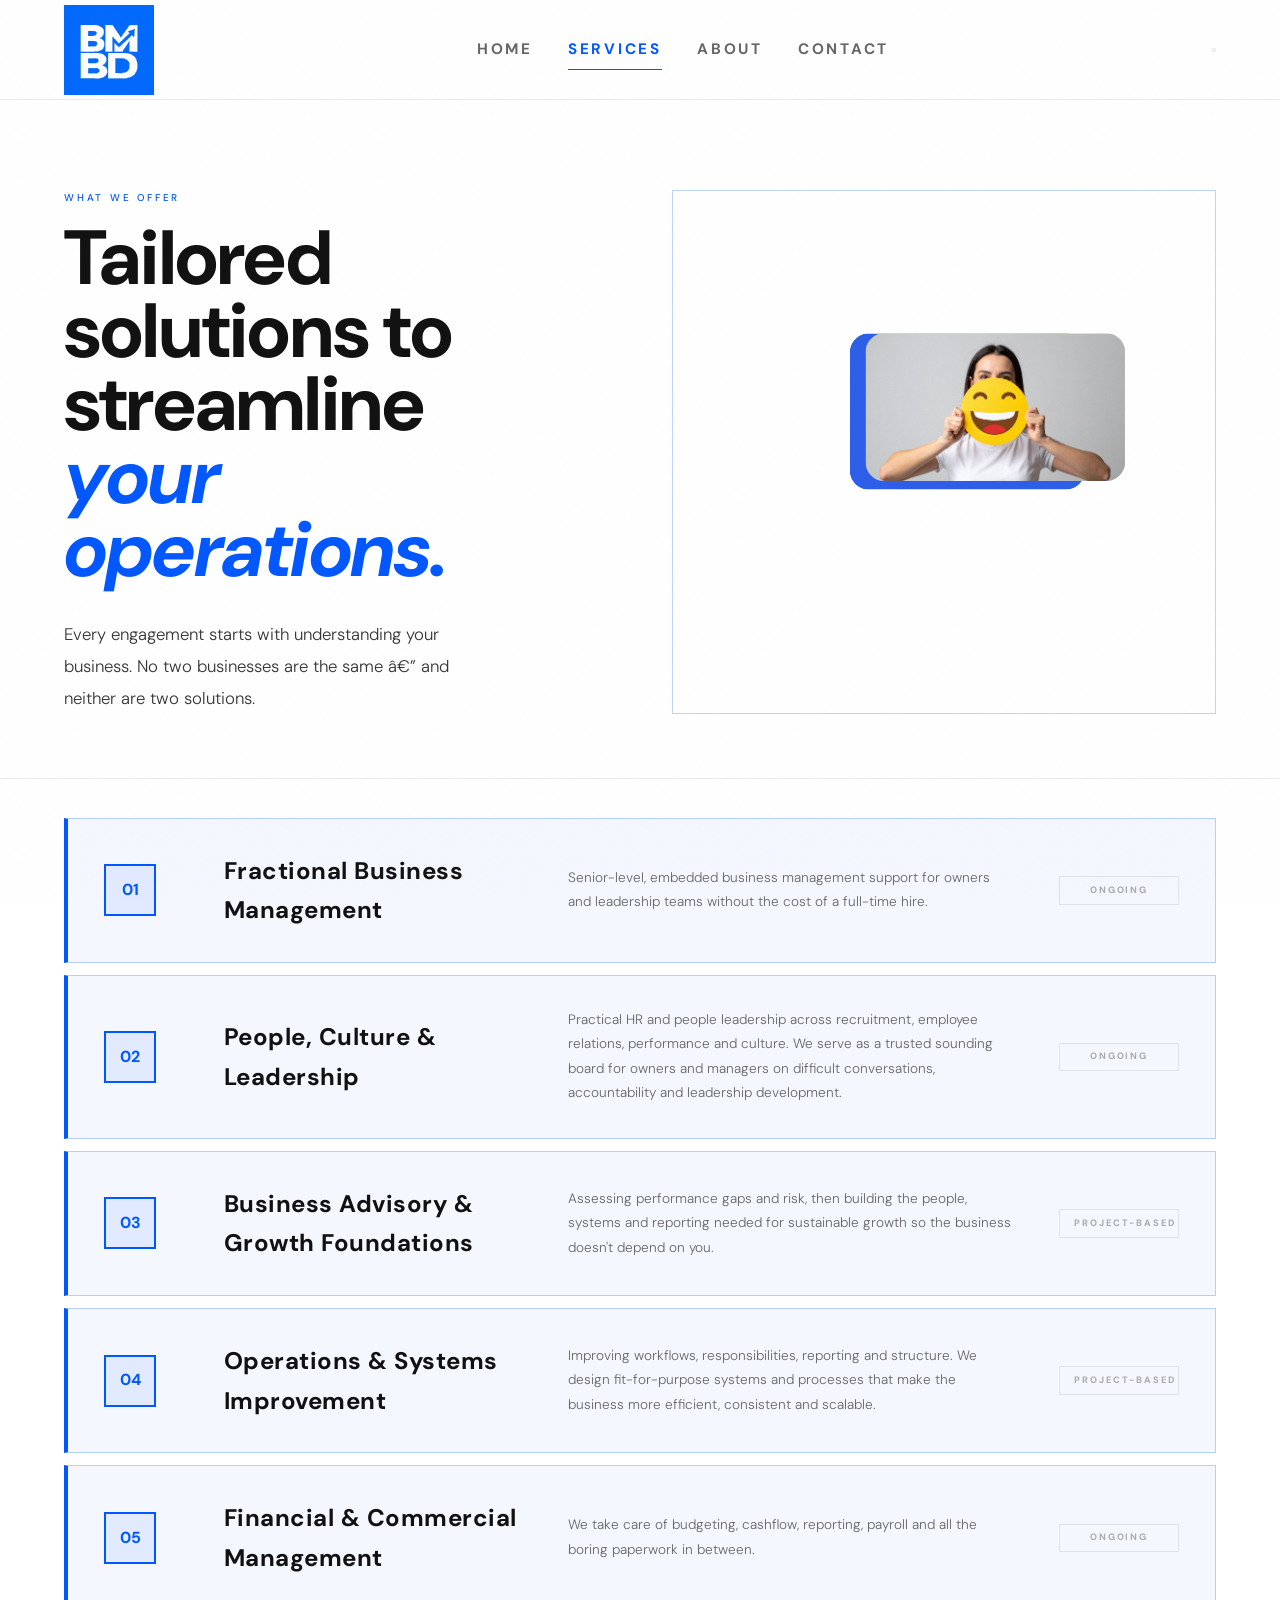
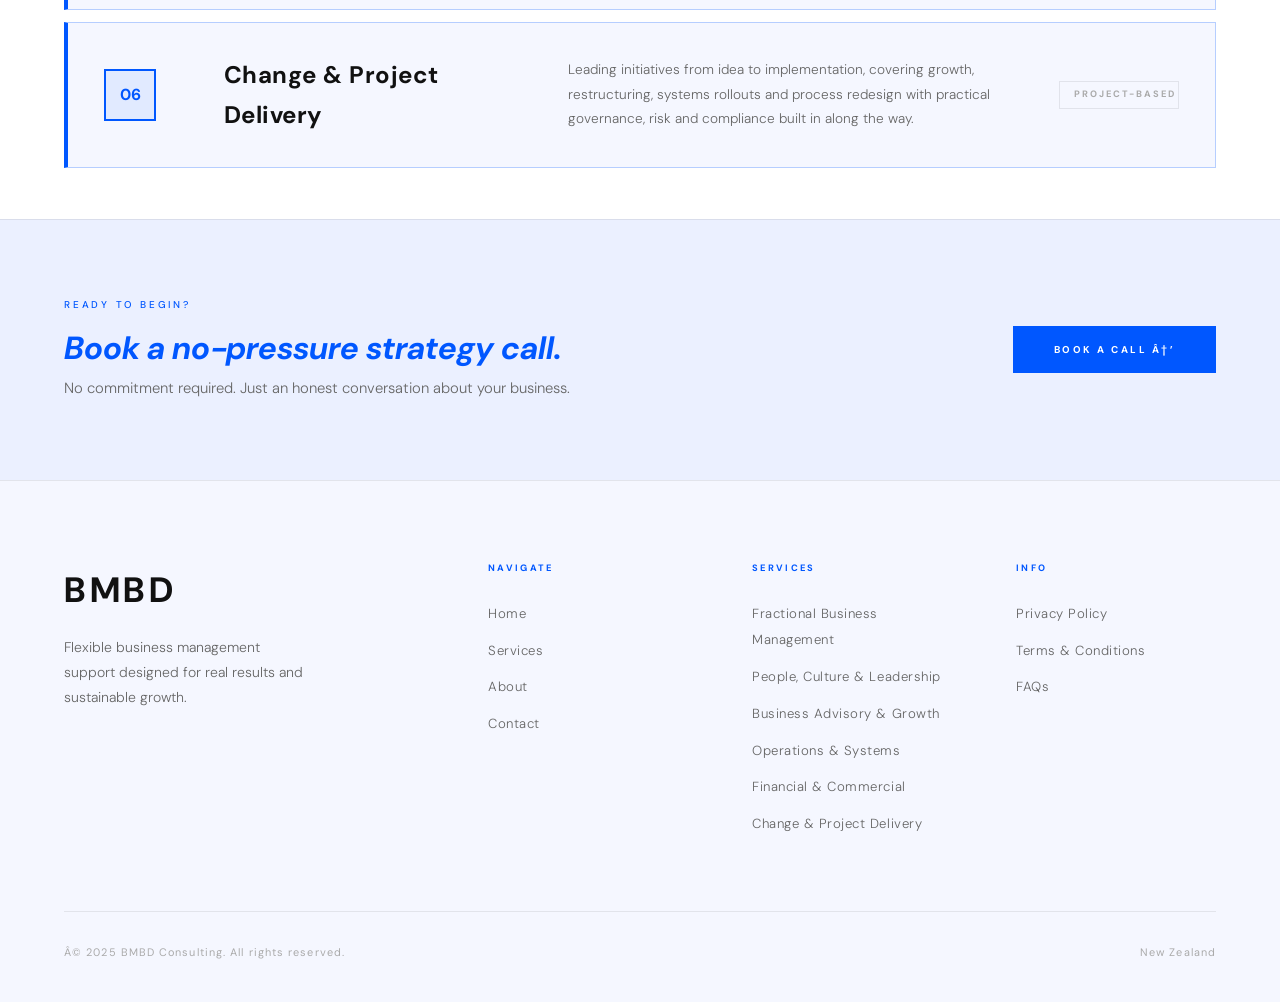
<file: services.html>
﻿<!DOCTYPE html>
<html lang="en">
<head>
<meta charset="UTF-8"/>
<meta name="viewport" content="width=device-width,initial-scale=1.0"/>
<title>Business Consulting Services â€” HR, Operations & Strategy | BMBD NZ</title>
<meta name="description" content="BMBD offers HR & people management, operations optimisation, and strategy & growth planning for New Zealand businesses. Flexible, practical, no contracts required."/>
<meta name="robots" content="index, follow"/>
<link rel="canonical" href="https://bmbd.co.nz/services.html"/>
<meta property="og:type" content="website"/>
<meta property="og:url" content="https://bmbd.co.nz/services.html"/>
<meta property="og:title" content="Business Consulting Services â€” HR, Operations & Strategy | BMBD NZ"/>
<meta property="og:description" content="BMBD offers HR & people management, operations optimisation, and strategy & growth planning for New Zealand businesses. Flexible, practical, no contracts required."/>
<meta property="og:site_name" content="BMBD Consulting"/>
<meta name="twitter:card" content="summary_large_image"/>
<meta name="twitter:title" content="Business Consulting Services â€” HR, Operations & Strategy | BMBD NZ"/>
<meta name="twitter:description" content="BMBD offers HR & people management, operations optimisation, and strategy & growth planning for New Zealand businesses. Flexible, practical, no contracts required."/>
<link rel="preconnect" href="https://fonts.googleapis.com"/>
<link rel="preconnect" href="https://fonts.gstatic.com" crossorigin/>
<link href="https://fonts.googleapis.com/css2?family=DM+Sans:ital,opsz,wght@0,9..40,300;0,9..40,400;0,9..40,500;0,9..40,700;0,9..40,800;1,9..40,300;1,9..40,400;1,9..40,700&display=swap" rel="stylesheet"/>
<script type="application/ld+json">
{
  "@context": "https://schema.org",
  "@type": "ItemList",
  "name": "BMBD Consulting Services",
  "itemListElement": [
    {
      "@type": "ListItem",
      "position": 1,
      "item": {
        "@type": "Service",
        "name": "HR + People Management",
        "description": "Improving team performance, communication, and accountability through better structure, leadership support, and processes.",
        "provider": { "@type": "ProfessionalService", "name": "BMBD Consulting", "url": "https://bmbd.co.nz" }
      }
    },
    {
      "@type": "ListItem",
      "position": 2,
      "item": {
        "@type": "Service",
        "name": "Operations Optimisation",
        "description": "Streamlining workflows, systems, and day-to-day processes to save time, reduce costs, and increase efficiency.",
        "provider": { "@type": "ProfessionalService", "name": "BMBD Consulting", "url": "https://bmbd.co.nz" }
      }
    },
    {
      "@type": "ListItem",
      "position": 3,
      "item": {
        "@type": "Service",
        "name": "Strategy & Growth Planning",
        "description": "Identifying opportunities, setting clear goals, and building practical plans to scale your business sustainably.",
        "provider": { "@type": "ProfessionalService", "name": "BMBD Consulting", "url": "https://bmbd.co.nz" }
      }
    }
  ]
}
</script>
<link rel="stylesheet" href="css/global.css"/>
<link rel="stylesheet" href="css/pages.css"/>
<style>
.nav-logo-img { height:90px;width:auto;display:block;transition:opacity 0.2s; }
.nav-logo-img:hover { opacity:0.8; }

.services-ai-img { width:100%;height:100%;object-fit:cover;object-position:center;display:block;min-height:360px; }
</style>
</head>
<body>
<nav>
  <a href="index.html"><img src="logo.svg" alt="BMBD Consulting" class="nav-logo-img"/></a>
  <ul class="nav-links">
    <li><a href="index.html">Home</a></li>
    <li><a href="services.html">Services</a></li>
    <li><a href="about.html">About</a></li>
    <li><a href="contact.html">Contact</a></li>
  </ul>
  <div class="nav-right">
    <button class="theme-btn" aria-label="Toggle theme"></button>
    <button class="hamburger" onclick="toggleMenu()" aria-label="Menu"><span></span><span></span><span></span></button>
  </div>
</nav>
<div class="mobile-menu" id="mobileMenu">
  <a href="index.html" onclick="closeMenu()">Home</a>
  <a href="services.html" onclick="closeMenu()">Services</a>
  <a href="about.html" onclick="closeMenu()">About</a>
  <a href="contact.html" onclick="closeMenu()">Contact</a>
</div>
<div class="page">
  <!-- HERO -->
  <section class="services-hero reveal">
    <div class="services-hero-split">
      <div class="services-hero-text">
        <span class="eyebrow" style="margin-bottom:1rem;display:block;">What We Offer</span>
        <h1 class="display-lg">Tailored<br>solutions to streamline<br><em class="italic gold">your operations.</em></h1>
        <p class="body-lg" style="max-width:420px;margin-top:2rem;">Every engagement starts with understanding your business. No two businesses are the same â€” and neither are two solutions.</p>
      </div>
      <div class="services-hero-img-wrap">
        <img src="img-services.svg" alt="Business consulting" class="services-photo-img"/>
      </div>
    </div>
  </section>

  <!-- SERVICES LIST -->
  <div class="services-list">
    <div class="service-row reveal">
      <div class="service-num">01</div>
      <div class="service-name">Fractional Business Management</div>
      <div class="service-desc">Senior-level, embedded business management support for owners and leadership teams without the cost of a full-time hire.</div>
      <div class="service-tag">Ongoing</div>
    </div>
    <div class="service-row reveal" style="transition-delay:0.05s;">
      <div class="service-num">02</div>
      <div class="service-name">People, Culture & Leadership</div>
      <div class="service-desc">Practical HR and people leadership across recruitment, employee relations, performance and culture. We serve as a trusted sounding board for owners and managers on difficult conversations, accountability and leadership development.</div>
      <div class="service-tag">Ongoing</div>
    </div>
    <div class="service-row reveal" style="transition-delay:0.1s;">
      <div class="service-num">03</div>
      <div class="service-name">Business Advisory & Growth Foundations</div>
      <div class="service-desc">Assessing performance gaps and risk, then building the people, systems and reporting needed for sustainable growth so the business doesn't depend on you.</div>
      <div class="service-tag">Project-based</div>
    </div>
    <div class="service-row reveal" style="transition-delay:0.15s;">
      <div class="service-num">04</div>
      <div class="service-name">Operations & Systems Improvement</div>
      <div class="service-desc">Improving workflows, responsibilities, reporting and structure. We design fit-for-purpose systems and processes that make the business more efficient, consistent and scalable.</div>
      <div class="service-tag">Project-based</div>
    </div>
    <div class="service-row reveal" style="transition-delay:0.2s;">
      <div class="service-num">05</div>
      <div class="service-name">Financial & Commercial Management</div>
      <div class="service-desc">We take care of budgeting, cashflow, reporting, payroll and all the boring paperwork in between.</div>
      <div class="service-tag">Ongoing</div>
    </div>
    <div class="service-row reveal" style="transition-delay:0.25s;">
      <div class="service-num">06</div>
      <div class="service-name">Change & Project Delivery</div>
      <div class="service-desc">Leading initiatives from idea to implementation, covering growth, restructuring, systems rollouts and process redesign with practical governance, risk and compliance built in along the way.</div>
      <div class="service-tag">Project-based</div>
    </div>
  </div>

  <!-- CTA -->
  <section class="services-cta">
    <div class="reveal">
      <span class="eyebrow" style="margin-bottom:1rem;display:block;">Ready to Begin?</span>
      <h2 class="display-sm italic gold" style="margin-bottom:0.5rem;">Book a no-pressure strategy call.</h2>
      <p class="body-md">No commitment required. Just an honest conversation about your business.</p>
    </div>
    <a href="contact.html" class="btn btn-gold">Book a Call â†’</a>
  </section>
</div>
<footer>
  <div class="footer-inner">
    <div>
      <div class="footer-brand">BMBD</div>
      <p class="footer-tagline">Flexible business management support designed for real results and sustainable growth.</p>
    </div>
    <div>
      <div class="footer-col-title">Navigate</div>
      <ul class="footer-links">
        <li><a href="index.html">Home</a></li>
        <li><a href="services.html">Services</a></li>
        <li><a href="about.html">About</a></li>
        <li><a href="contact.html">Contact</a></li>
      </ul>
    </div>
    <div>
      <div class="footer-col-title">Services</div>
      <ul class="footer-links">
        <li><a href="services.html">Fractional Business Management</a></li>
        <li><a href="services.html">People, Culture & Leadership</a></li>
        <li><a href="services.html">Business Advisory & Growth</a></li>
        <li><a href="services.html">Operations & Systems</a></li>
        <li><a href="services.html">Financial & Commercial</a></li>
        <li><a href="services.html">Change & Project Delivery</a></li>
      </ul>
    </div>
    <div>
      <div class="footer-col-title">Info</div>
      <ul class="footer-links">
        <li><a href="#">Privacy Policy</a></li>
        <li><a href="#">Terms & Conditions</a></li>
        <li><a href="#">FAQs</a></li>
      </ul>
    </div>
  </div>
  <div class="footer-bottom">
    <span class="footer-copy">Â© 2025 BMBD Consulting. All rights reserved.</span>
    <span class="footer-copy">New Zealand</span>
  </div>
</footer>
<script src="js/global.js"></script>
</body>
</html>
</file>
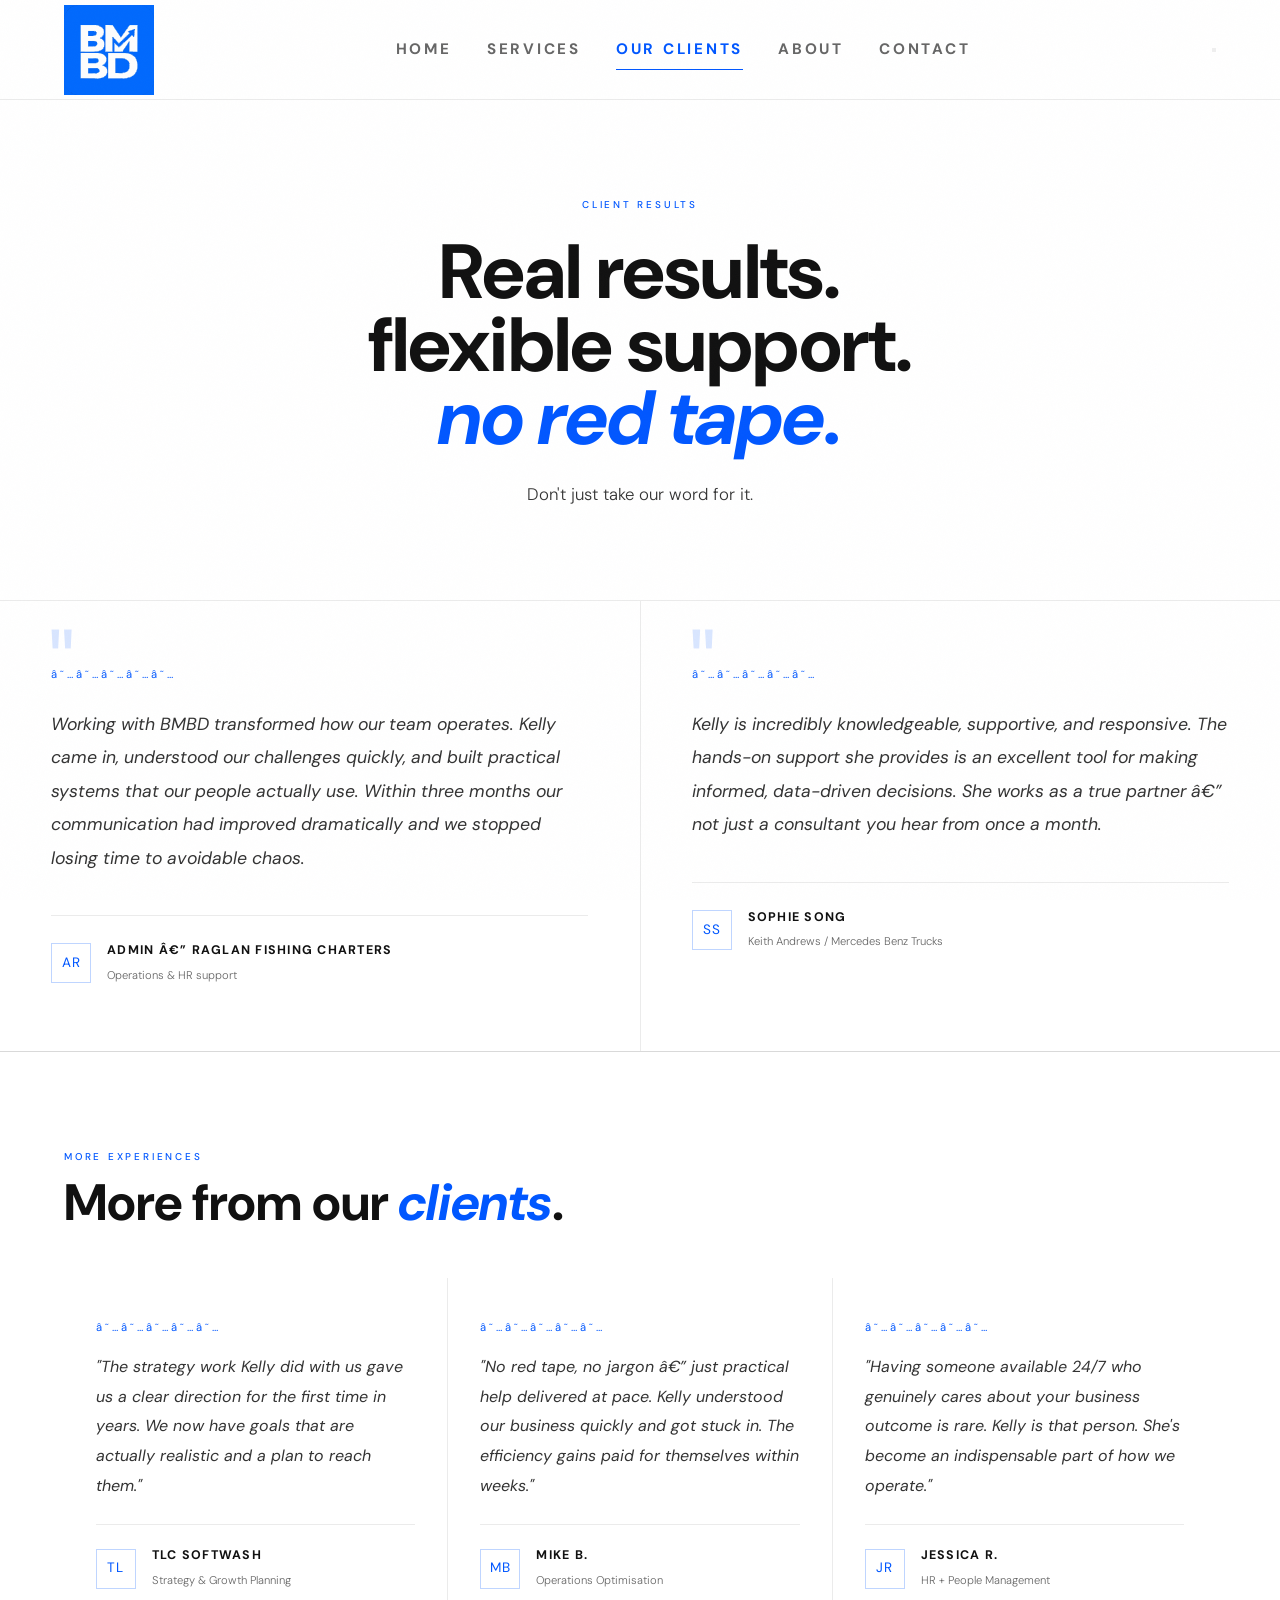
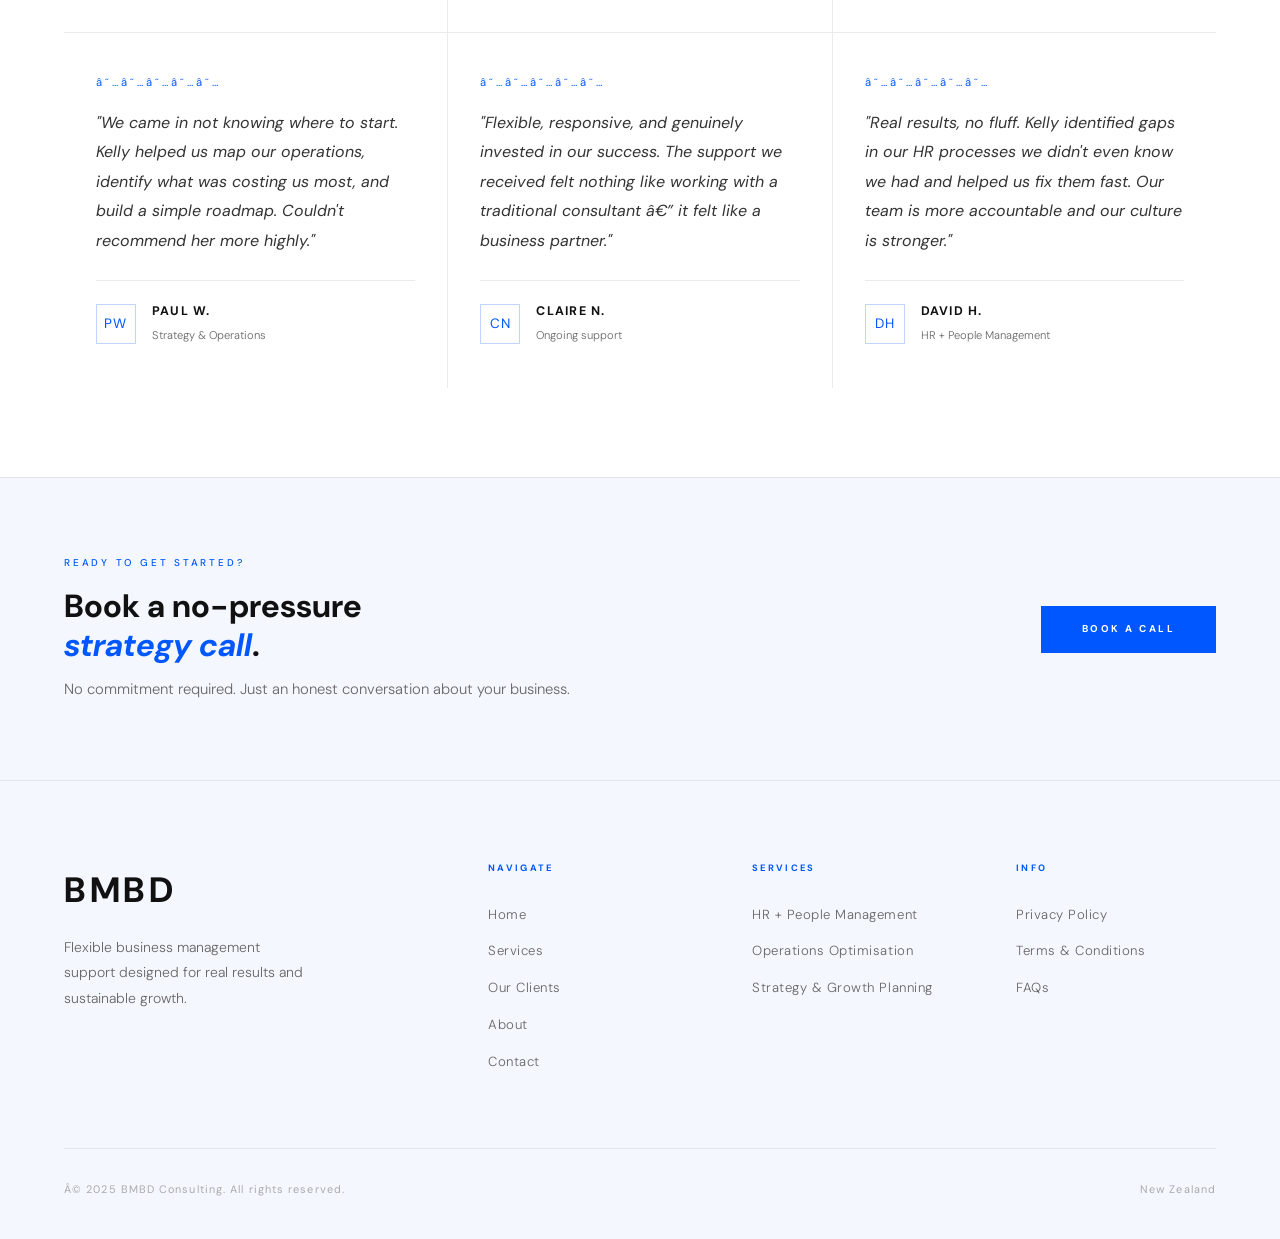
<file: testimonials.html>
﻿<!DOCTYPE html>
<html lang="en">
<head>
<meta charset="UTF-8"/>
<meta name="viewport" content="width=device-width,initial-scale=1.0"/>
<title>Client Results & Testimonials | BMBD Business Consulting NZ</title>
<meta name="description" content="Read what New Zealand businesses say about working with BMBD Consulting. Real results across HR, operations optimisation, and growth strategy. 5-star rated."/>
<meta name="robots" content="index, follow"/>
<link rel="canonical" href="https://bmbd.co.nz/testimonials.html"/>
<meta property="og:type" content="website"/>
<meta property="og:url" content="https://bmbd.co.nz/testimonials.html"/>
<meta property="og:title" content="Client Results & Testimonials | BMBD Business Consulting NZ"/>
<meta property="og:description" content="Read what New Zealand businesses say about working with BMBD Consulting. Real results across HR, operations optimisation, and growth strategy. 5-star rated."/>
<meta property="og:site_name" content="BMBD Consulting"/>
<meta name="twitter:card" content="summary_large_image"/>
<meta name="twitter:title" content="Client Results & Testimonials | BMBD Business Consulting NZ"/>
<meta name="twitter:description" content="Read what New Zealand businesses say about working with BMBD Consulting. Real results across HR, operations optimisation, and growth strategy. 5-star rated."/>
<link rel="preconnect" href="https://fonts.googleapis.com"/>
<link rel="preconnect" href="https://fonts.gstatic.com" crossorigin/>
<link href="https://fonts.googleapis.com/css2?family=DM+Sans:ital,opsz,wght@0,9..40,300;0,9..40,400;0,9..40,500;0,9..40,700;0,9..40,800;1,9..40,300;1,9..40,400;1,9..40,700&display=swap" rel="stylesheet"/>
<script type="application/ld+json">
{
  "@context": "https://schema.org",
  "@type": "ProfessionalService",
  "name": "BMBD Consulting",
  "url": "https://bmbd.co.nz",
  "aggregateRating": {
    "@type": "AggregateRating",
    "ratingValue": "5",
    "bestRating": "5",
    "reviewCount": "8"
  },
  "review": [
    {
      "@type": "Review",
      "author": { "@type": "Person", "name": "Admin â€” Raglan Fishing Charters" },
      "reviewRating": { "@type": "Rating", "ratingValue": "5", "bestRating": "5" },
      "reviewBody": "Working with BMBD transformed how our team operates. Kelly came in, understood our challenges quickly, and built practical systems that our people actually use."
    },
    {
      "@type": "Review",
      "author": { "@type": "Person", "name": "Sophie Song" },
      "reviewRating": { "@type": "Rating", "ratingValue": "5", "bestRating": "5" },
      "reviewBody": "Kelly is incredibly knowledgeable, supportive, and responsive. She works as a true partner â€” not just a consultant you hear from once a month."
    }
  ]
}
</script>
<link rel="stylesheet" href="css/global.css"/>
<link rel="stylesheet" href="css/pages.css"/>
<style>
.nav-logo-img { height:90px;width:auto;display:block;transition:opacity 0.2s; }
.nav-logo-img:hover { opacity:0.8; }

</style>
</head>
<body>
<nav>
  <a href="index.html"><img src="logo.svg" alt="BMBD Consulting" class="nav-logo-img"/></a>
  <ul class="nav-links">
    <li><a href="index.html">Home</a></li>
    <li><a href="services.html">Services</a></li>
    <li><a href="testimonials.html">Our Clients</a></li>
    <li><a href="about.html">About</a></li>
    <li><a href="contact.html">Contact</a></li>
  </ul>
  <div class="nav-right">
    <button class="theme-btn" aria-label="Toggle theme"></button>
    <button class="hamburger" onclick="toggleMenu()" aria-label="Menu"><span></span><span></span><span></span></button>
  </div>
</nav>
<div class="mobile-menu" id="mobileMenu">
  <a href="index.html" onclick="closeMenu()">Home</a>
  <a href="services.html" onclick="closeMenu()">Services</a>
  <a href="testimonials.html" onclick="closeMenu()">Our Clients</a>
  <a href="about.html" onclick="closeMenu()">About</a>
  <a href="contact.html" onclick="closeMenu()">Contact</a>
</div>
<div class="page">
  <!-- HERO -->
  <section class="testimonials-hero reveal">
    <span class="eyebrow">Client Results</span>
    <h1 class="display-lg">Real results.<br>flexible support.<br><em class="italic gold">no red tape.</em></h1>
    <p class="body-lg" style="max-width:520px;margin:1.5rem auto 0;">Don't just take our word for it.</p>
  </section>
  <!-- FEATURED -->
  <div class="featured-testimonials">
    <div class="t-featured reveal">
      <div class="t-quote-dec">"</div>
      <div class="t-stars">â˜…â˜…â˜…â˜…â˜…</div>
      <div class="t-body">Working with BMBD transformed how our team operates. Kelly came in, understood our challenges quickly, and built practical systems that our people actually use. Within three months our communication had improved dramatically and we stopped losing time to avoidable chaos.</div>
      <div class="t-author">
        <div class="t-avatar">AR</div>
        <div>
          <span class="t-name">Admin â€” Raglan Fishing Charters</span>
          <span class="t-role">Operations & HR support</span>
        </div>
      </div>
    </div>
    <div class="t-featured reveal" style="transition-delay:0.1s;">
      <div class="t-quote-dec">"</div>
      <div class="t-stars">â˜…â˜…â˜…â˜…â˜…</div>
      <div class="t-body">Kelly is incredibly knowledgeable, supportive, and responsive. The hands-on support she provides is an excellent tool for making informed, data-driven decisions. She works as a true partner â€” not just a consultant you hear from once a month.</div>
      <div class="t-author">
        <div class="t-avatar">SS</div>
        <div>
          <span class="t-name">Sophie Song</span>
          <span class="t-role">Keith Andrews / Mercedes Benz Trucks</span>
        </div>
      </div>
    </div>
  </div>
  <!-- GRID -->
  <section class="t-grid-section">
    <div class="reveal">
      <span class="eyebrow">More Experiences</span>
      <h2 class="display-md" style="margin-top:0.5rem;">More from our <em class="italic gold">clients</em>.</h2>
    </div>
    <div class="t-grid">
      <div class="t-card reveal">
        <div class="t-stars" style="margin-bottom:1rem;">â˜…â˜…â˜…â˜…â˜…</div>
        <div class="t-card-body">"The strategy work Kelly did with us gave us a clear direction for the first time in years. We now have goals that are actually realistic and a plan to reach them."</div>
        <div class="t-author" style="padding-top:1.25rem;border-top:1px solid var(--border);">
          <div class="t-avatar">TL</div>
          <div><span class="t-name">TLC Softwash</span><span class="t-role">Strategy & Growth Planning</span></div>
        </div>
      </div>
      <div class="t-card reveal" style="transition-delay:0.1s;">
        <div class="t-stars" style="margin-bottom:1rem;">â˜…â˜…â˜…â˜…â˜…</div>
        <div class="t-card-body">"No red tape, no jargon â€” just practical help delivered at pace. Kelly understood our business quickly and got stuck in. The efficiency gains paid for themselves within weeks."</div>
        <div class="t-author" style="padding-top:1.25rem;border-top:1px solid var(--border);">
          <div class="t-avatar">MB</div>
          <div><span class="t-name">Mike B.</span><span class="t-role">Operations Optimisation</span></div>
        </div>
      </div>
      <div class="t-card reveal" style="transition-delay:0.2s;">
        <div class="t-stars" style="margin-bottom:1rem;">â˜…â˜…â˜…â˜…â˜…</div>
        <div class="t-card-body">"Having someone available 24/7 who genuinely cares about your business outcome is rare. Kelly is that person. She's become an indispensable part of how we operate."</div>
        <div class="t-author" style="padding-top:1.25rem;border-top:1px solid var(--border);">
          <div class="t-avatar">JR</div>
          <div><span class="t-name">Jessica R.</span><span class="t-role">HR + People Management</span></div>
        </div>
      </div>
      <div class="t-card reveal" style="transition-delay:0.3s;">
        <div class="t-stars" style="margin-bottom:1rem;">â˜…â˜…â˜…â˜…â˜…</div>
        <div class="t-card-body">"We came in not knowing where to start. Kelly helped us map our operations, identify what was costing us most, and build a simple roadmap. Couldn't recommend her more highly."</div>
        <div class="t-author" style="padding-top:1.25rem;border-top:1px solid var(--border);">
          <div class="t-avatar">PW</div>
          <div><span class="t-name">Paul W.</span><span class="t-role">Strategy & Operations</span></div>
        </div>
      </div>
      <div class="t-card reveal" style="transition-delay:0.4s;">
        <div class="t-stars" style="margin-bottom:1rem;">â˜…â˜…â˜…â˜…â˜…</div>
        <div class="t-card-body">"Flexible, responsive, and genuinely invested in our success. The support we received felt nothing like working with a traditional consultant â€” it felt like a business partner."</div>
        <div class="t-author" style="padding-top:1.25rem;border-top:1px solid var(--border);">
          <div class="t-avatar">CN</div>
          <div><span class="t-name">Claire N.</span><span class="t-role">Ongoing support</span></div>
        </div>
      </div>
      <div class="t-card reveal" style="transition-delay:0.5s;">
        <div class="t-stars" style="margin-bottom:1rem;">â˜…â˜…â˜…â˜…â˜…</div>
        <div class="t-card-body">"Real results, no fluff. Kelly identified gaps in our HR processes we didn't even know we had and helped us fix them fast. Our team is more accountable and our culture is stronger."</div>
        <div class="t-author" style="padding-top:1.25rem;border-top:1px solid var(--border);">
          <div class="t-avatar">DH</div>
          <div><span class="t-name">David H.</span><span class="t-role">HR + People Management</span></div>
        </div>
      </div>
    </div>
  </section>
  <!-- CTA -->
  <section class="t-cta">
    <div class="reveal">
      <span class="eyebrow" style="margin-bottom:1rem;display:block;">Ready to Get Started?</span>
      <h2 class="display-sm" style="margin-bottom:0.75rem;">Book a no-pressure<br><em class="italic gold">strategy call</em>.</h2>
      <p class="body-md">No commitment required. Just an honest conversation about your business.</p>
    </div>
    <a href="contact.html" class="btn btn-gold">Book a Call</a>
  </section>
</div>
<footer>
  <div class="footer-inner">
    <div>
      <div class="footer-brand">BMBD</div>
      <p class="footer-tagline">Flexible business management support designed for real results and sustainable growth.</p>
    </div>
    <div>
      <div class="footer-col-title">Navigate</div>
      <ul class="footer-links">
        <li><a href="index.html">Home</a></li>
        <li><a href="services.html">Services</a></li>
        <li><a href="testimonials.html">Our Clients</a></li>
        <li><a href="about.html">About</a></li>
        <li><a href="contact.html">Contact</a></li>
      </ul>
    </div>
    <div>
      <div class="footer-col-title">Services</div>
      <ul class="footer-links">
        <li><a href="services.html">HR + People Management</a></li>
        <li><a href="services.html">Operations Optimisation</a></li>
        <li><a href="services.html">Strategy & Growth Planning</a></li>
      </ul>
    </div>
    <div>
      <div class="footer-col-title">Info</div>
      <ul class="footer-links">
        <li><a href="#">Privacy Policy</a></li>
        <li><a href="#">Terms & Conditions</a></li>
        <li><a href="#">FAQs</a></li>
      </ul>
    </div>
  </div>
  <div class="footer-bottom">
    <span class="footer-copy">Â© 2025 BMBD Consulting. All rights reserved.</span>
    <span class="footer-copy">New Zealand</span>
  </div>
</footer>
<script src="js/global.js"></script>
</body>
</html>
</file>
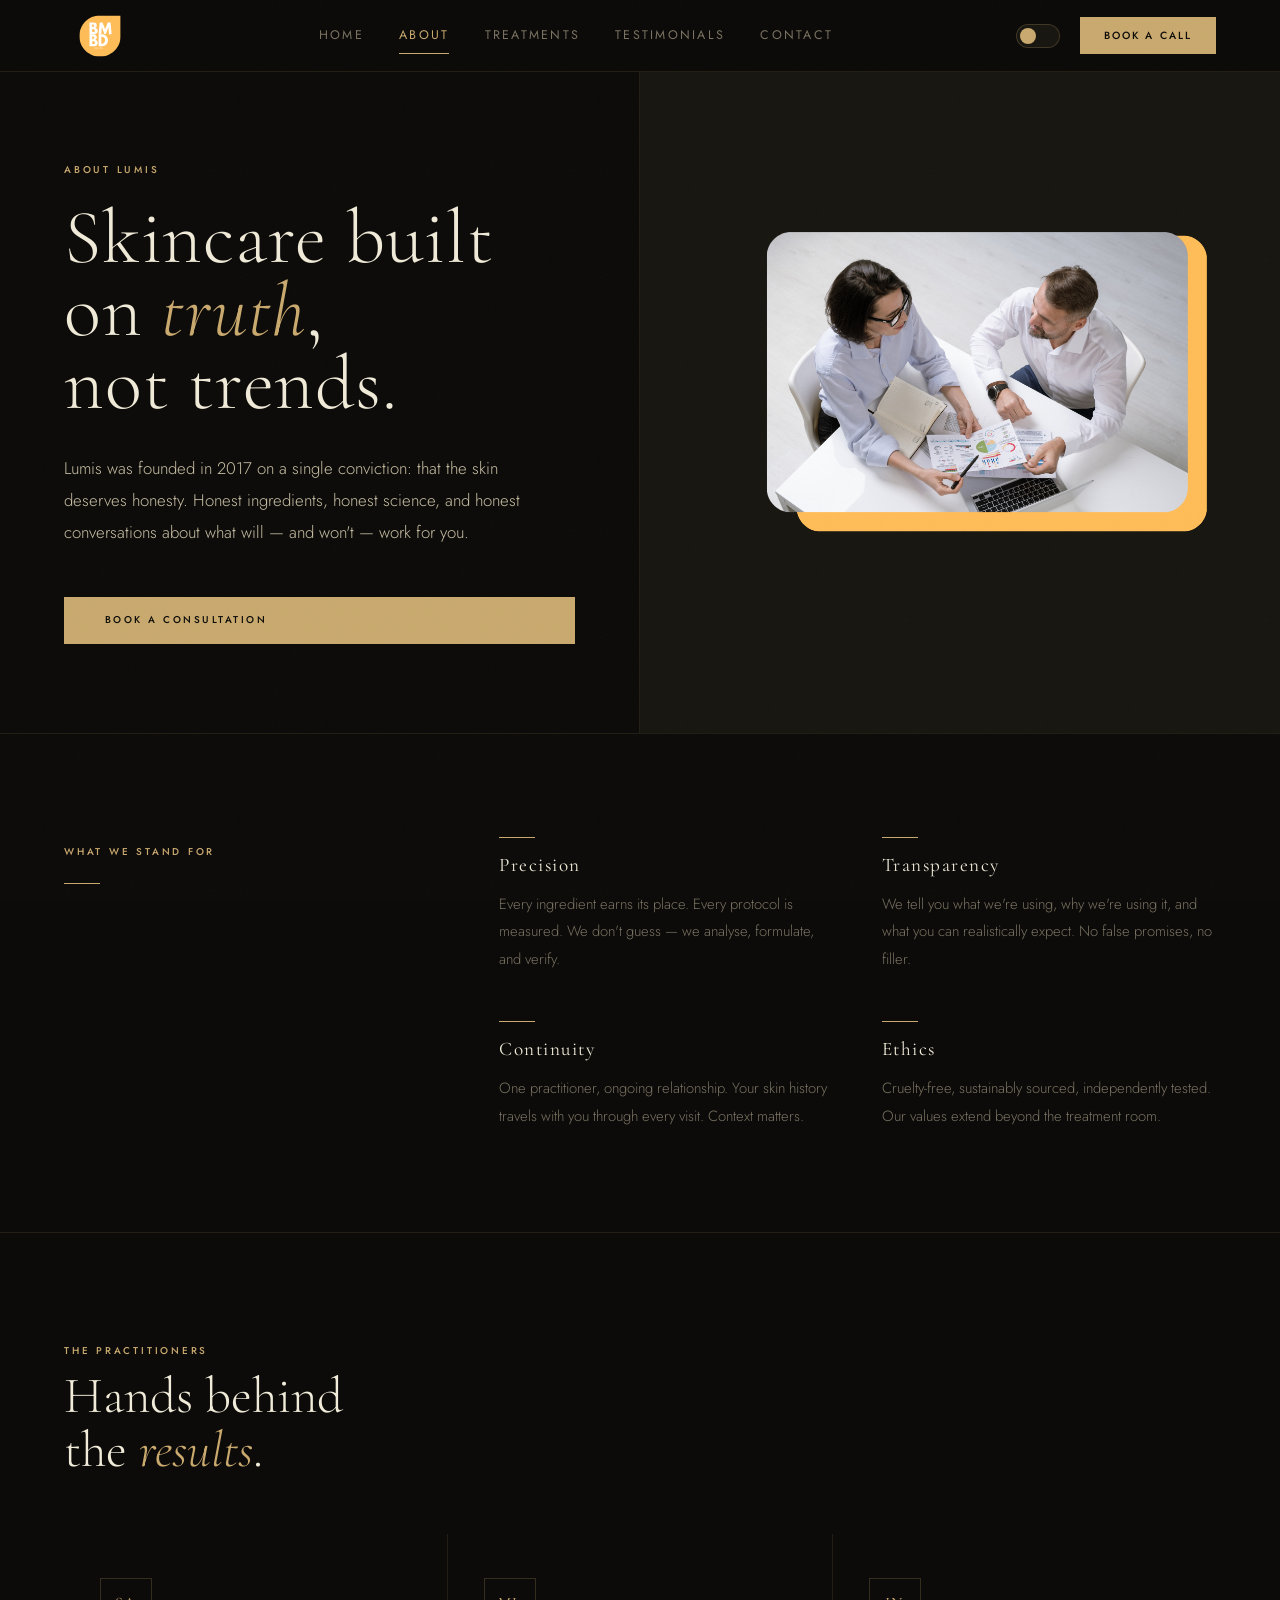
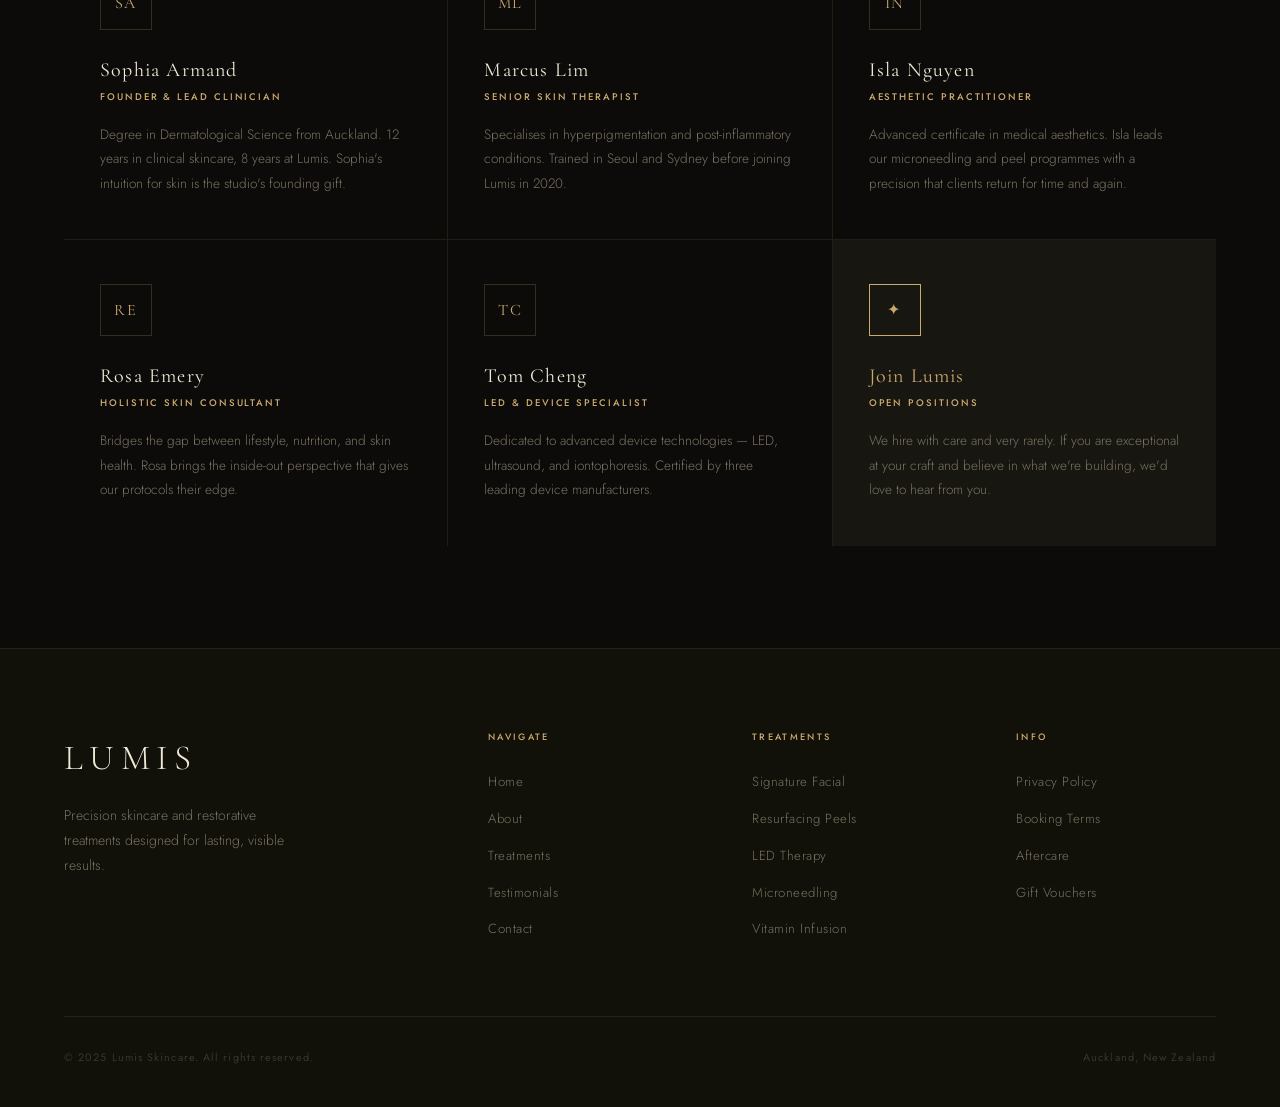
<file: lumis/about.html>
<!DOCTYPE html>
<html lang="en">
<head>
<meta charset="UTF-8"/>
<meta name="viewport" content="width=device-width,initial-scale=1.0"/>
<title>Lumis — About</title>
<link rel="preconnect" href="https://fonts.googleapis.com"/>
<link href="https://fonts.googleapis.com/css2?family=Cormorant+Garamond:ital,wght@0,300;0,400;0,600;1,300;1,400&family=Jost:wght@300;400;500&display=swap" rel="stylesheet"/>
<link rel="stylesheet" href="css/global.css"/>
<link rel="stylesheet" href="css/pages.css"/>
<style>
.nav-logo-img { height:72px;width:auto;display:block;transition:opacity 0.2s; }
.nav-logo-img:hover { opacity:0.8; }
[data-theme="light"] .nav-logo-img { filter:brightness(0) invert(0); }
.about-ai-img { width:100%;height:100%;object-fit:cover;object-position:center top;display:block;min-height:420px; }
</style>
</head>
<body>
<nav>
  <a href="index.html"><img src="logo.svg" alt="Lumis" class="nav-logo-img"/></a>
  <ul class="nav-links">
    <li><a href="index.html">Home</a></li>
    <li><a href="about.html">About</a></li>
    <li><a href="services.html">Treatments</a></li>
    <li><a href="testimonials.html">Testimonials</a></li>
    <li><a href="contact.html">Contact</a></li>
  </ul>
  <div class="nav-right">
    <button class="theme-btn" aria-label="Toggle theme"></button>
    <a href="contact.html" class="nav-book">Book a Call</a>
    <button class="hamburger" onclick="toggleMenu()" aria-label="Menu"><span></span><span></span><span></span></button>
  </div>
</nav>
<div class="mobile-menu" id="mobileMenu">
  <a href="index.html" onclick="closeMenu()">Home</a>
  <a href="about.html" onclick="closeMenu()">About</a>
  <a href="services.html" onclick="closeMenu()">Treatments</a>
  <a href="testimonials.html" onclick="closeMenu()">Testimonials</a>
  <a href="contact.html" onclick="closeMenu()">Contact</a>
</div>
<div class="page">
  <!-- HERO -->
  <section class="about-hero">
    <div class="about-hero-left reveal">
      <span class="eyebrow" style="margin-bottom:1.5rem;display:block;">About Lumis</span>
      <h1 class="display-lg">Skincare built<br>on <em class="italic gold">truth</em>,<br>not trends.</h1>
      <p class="body-lg" style="max-width:460px;margin-top:2rem;margin-bottom:3rem;">Lumis was founded in 2017 on a single conviction: that the skin deserves honesty. Honest ingredients, honest science, and honest conversations about what will — and won't — work for you.</p>
      <a href="contact.html" class="btn btn-gold">Book a Consultation</a>
    </div>
    <div class="about-hero-right">
      <img src="img-about.svg" alt="About Lumis" class="about-ai-img"/>
    </div>
  </section>

  <!-- VALUES GRID — philosophy section REMOVED, keeping just the values -->
  <section style="padding:8vw 5vw;border-bottom:1px solid var(--border);">
    <div style="display:grid;grid-template-columns:1fr 2fr;gap:6vw;align-items:start;">
      <div>
        <span class="eyebrow">What We Stand For</span>
        <div class="rule-gold" style="margin-top:1.25rem;"></div>
      </div>
      <div class="values-grid">
        <div class="value-item reveal">
          <span class="rule-gold"></span>
          <span class="value-title">Precision</span>
          <p class="body-md">Every ingredient earns its place. Every protocol is measured. We don't guess — we analyse, formulate, and verify.</p>
        </div>
        <div class="value-item reveal" style="transition-delay:0.1s;">
          <span class="rule-gold"></span>
          <span class="value-title">Transparency</span>
          <p class="body-md">We tell you what we're using, why we're using it, and what you can realistically expect. No false promises, no filler.</p>
        </div>
        <div class="value-item reveal" style="transition-delay:0.2s;">
          <span class="rule-gold"></span>
          <span class="value-title">Continuity</span>
          <p class="body-md">One practitioner, ongoing relationship. Your skin history travels with you through every visit. Context matters.</p>
        </div>
        <div class="value-item reveal" style="transition-delay:0.3s;">
          <span class="rule-gold"></span>
          <span class="value-title">Ethics</span>
          <p class="body-md">Cruelty-free, sustainably sourced, independently tested. Our values extend beyond the treatment room.</p>
        </div>
      </div>
    </div>
  </section>

  <!-- TEAM -->
  <section class="about-team">
    <div class="reveal">
      <span class="eyebrow">The Practitioners</span>
      <h2 class="display-md" style="margin-top:0.5rem;">Hands behind<br>the <em class="italic gold">results</em>.</h2>
    </div>
    <div class="team-grid">
      <div class="team-card reveal">
        <div class="team-initials">SA</div>
        <span class="team-name">Sophia Armand</span>
        <span class="team-role">Founder & Lead Clinician</span>
        <p class="team-bio">Degree in Dermatological Science from Auckland. 12 years in clinical skincare, 8 years at Lumis. Sophia's intuition for skin is the studio's founding gift.</p>
      </div>
      <div class="team-card reveal" style="transition-delay:0.1s;">
        <div class="team-initials">ML</div>
        <span class="team-name">Marcus Lim</span>
        <span class="team-role">Senior Skin Therapist</span>
        <p class="team-bio">Specialises in hyperpigmentation and post-inflammatory conditions. Trained in Seoul and Sydney before joining Lumis in 2020.</p>
      </div>
      <div class="team-card reveal" style="transition-delay:0.2s;">
        <div class="team-initials">IN</div>
        <span class="team-name">Isla Nguyen</span>
        <span class="team-role">Aesthetic Practitioner</span>
        <p class="team-bio">Advanced certificate in medical aesthetics. Isla leads our microneedling and peel programmes with a precision that clients return for time and again.</p>
      </div>
      <div class="team-card reveal" style="transition-delay:0.3s;">
        <div class="team-initials">RE</div>
        <span class="team-name">Rosa Emery</span>
        <span class="team-role">Holistic Skin Consultant</span>
        <p class="team-bio">Bridges the gap between lifestyle, nutrition, and skin health. Rosa brings the inside-out perspective that gives our protocols their edge.</p>
      </div>
      <div class="team-card reveal" style="transition-delay:0.4s;">
        <div class="team-initials">TC</div>
        <span class="team-name">Tom Cheng</span>
        <span class="team-role">LED & Device Specialist</span>
        <p class="team-bio">Dedicated to advanced device technologies — LED, ultrasound, and iontophoresis. Certified by three leading device manufacturers.</p>
      </div>
      <div class="team-card reveal" style="transition-delay:0.5s;background:var(--bg3);">
        <div class="team-initials" style="border-color:var(--gold);color:var(--gold);">✦</div>
        <span class="team-name" style="color:var(--gold);">Join Lumis</span>
        <span class="team-role">Open Positions</span>
        <p class="team-bio">We hire with care and very rarely. If you are exceptional at your craft and believe in what we're building, we'd love to hear from you.</p>
      </div>
    </div>
  </section>
</div>
<footer>
  <div class="footer-inner">
    <div>
      <div class="footer-brand">Lumis</div>
      <p class="footer-tagline">Precision skincare and restorative treatments designed for lasting, visible results.</p>
    </div>
    <div>
      <div class="footer-col-title">Navigate</div>
      <ul class="footer-links">
        <li><a href="index.html">Home</a></li>
        <li><a href="about.html">About</a></li>
        <li><a href="services.html">Treatments</a></li>
        <li><a href="testimonials.html">Testimonials</a></li>
        <li><a href="contact.html">Contact</a></li>
      </ul>
    </div>
    <div>
      <div class="footer-col-title">Treatments</div>
      <ul class="footer-links">
        <li><a href="services.html">Signature Facial</a></li>
        <li><a href="services.html">Resurfacing Peels</a></li>
        <li><a href="services.html">LED Therapy</a></li>
        <li><a href="services.html">Microneedling</a></li>
        <li><a href="services.html">Vitamin Infusion</a></li>
      </ul>
    </div>
    <div>
      <div class="footer-col-title">Info</div>
      <ul class="footer-links">
        <li><a href="#">Privacy Policy</a></li>
        <li><a href="#">Booking Terms</a></li>
        <li><a href="#">Aftercare</a></li>
        <li><a href="#">Gift Vouchers</a></li>
      </ul>
    </div>
  </div>
  <div class="footer-bottom">
    <span class="footer-copy">© 2025 Lumis Skincare. All rights reserved.</span>
    <span class="footer-copy">Auckland, New Zealand</span>
  </div>
</footer>
<script src="js/global.js"></script>
</body>
</html>
</file>
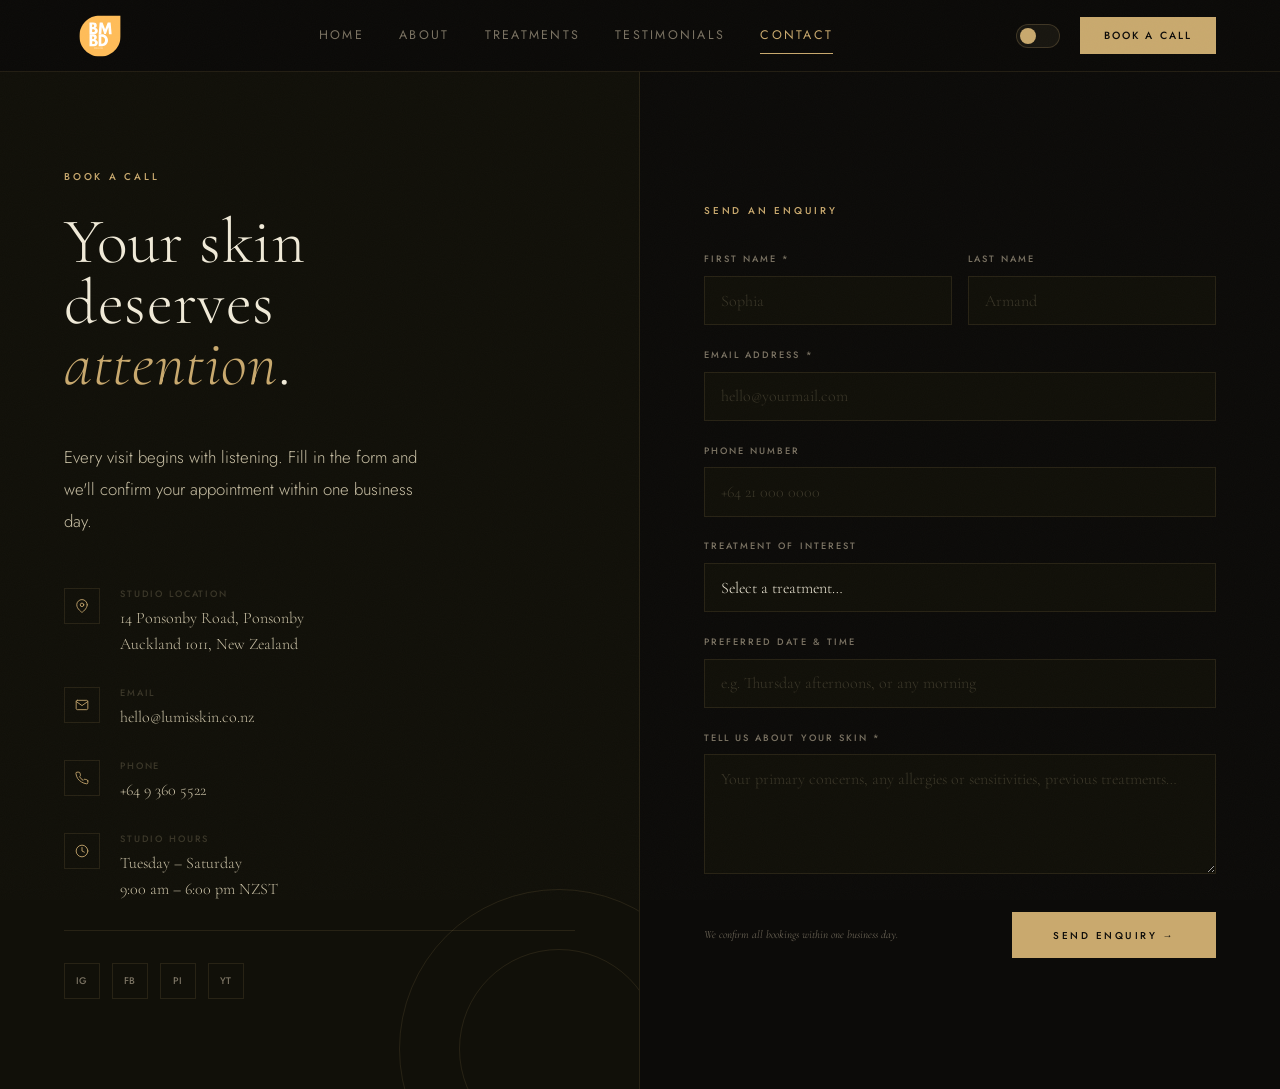
<file: lumis/contact.html>
<!DOCTYPE html>
<html lang="en">
<head>
<meta charset="UTF-8"/>
<meta name="viewport" content="width=device-width,initial-scale=1.0"/>
<title>Lumis — Contact & Booking</title>
<link rel="preconnect" href="https://fonts.googleapis.com"/>
<link href="https://fonts.googleapis.com/css2?family=Cormorant+Garamond:ital,wght@0,300;0,400;0,600;1,300;1,400&family=Jost:wght@300;400;500&display=swap" rel="stylesheet"/>
<link rel="stylesheet" href="css/global.css"/>
<link rel="stylesheet" href="css/pages.css"/>
<style>
.nav-logo-img { height:72px;width:auto;display:block;transition:opacity 0.2s; }
.nav-logo-img:hover { opacity:0.8; }
[data-theme="light"] .nav-logo-img { filter:brightness(0) invert(0); }
</style>
</head>
<body>
<nav>
  <a href="index.html"><img src="logo.svg" alt="Lumis" class="nav-logo-img"/></a>
  <ul class="nav-links">
    <li><a href="index.html">Home</a></li>
    <li><a href="about.html">About</a></li>
    <li><a href="services.html">Treatments</a></li>
    <li><a href="testimonials.html">Testimonials</a></li>
    <li><a href="contact.html">Contact</a></li>
  </ul>
  <div class="nav-right">
    <button class="theme-btn" aria-label="Toggle theme"></button>
    <a href="contact.html" class="nav-book">Book a Call</a>
    <button class="hamburger" onclick="toggleMenu()" aria-label="Menu"><span></span><span></span><span></span></button>
  </div>
</nav>
<div class="mobile-menu" id="mobileMenu">
  <a href="index.html" onclick="closeMenu()">Home</a>
  <a href="about.html" onclick="closeMenu()">About</a>
  <a href="services.html" onclick="closeMenu()">Treatments</a>
  <a href="testimonials.html" onclick="closeMenu()">Testimonials</a>
  <a href="contact.html" onclick="closeMenu()">Contact</a>
</div>
<div class="page">
  <div class="contact-layout">
    <!-- LEFT -->
    <div class="contact-left">
      <div>
        <span class="eyebrow">Book a Call</span>
        <h1 class="contact-headline">Your skin<br>deserves<br><em>attention</em>.</h1>
        <p class="body-lg" style="max-width:360px;margin-bottom:3rem;">Every visit begins with listening. Fill in the form and we'll confirm your appointment within one business day.</p>
      </div>
      <div>
        <div class="contact-detail">
          <div class="contact-icon">
            <svg viewBox="0 0 24 24"><path d="M21 10c0 7-9 13-9 13s-9-6-9-13a9 9 0 0 1 18 0z"/><circle cx="12" cy="10" r="3"/></svg>
          </div>
          <div>
            <span class="c-label">Studio Location</span>
            <span class="c-value">14 Ponsonby Road, Ponsonby<br>Auckland 1011, New Zealand</span>
          </div>
        </div>
        <div class="contact-detail">
          <div class="contact-icon">
            <svg viewBox="0 0 24 24"><path d="M4 4h16c1.1 0 2 .9 2 2v12c0 1.1-.9 2-2 2H4c-1.1 0-2-.9-2-2V6c0-1.1.9-2 2-2z"/><polyline points="22,6 12,13 2,6"/></svg>
          </div>
          <div>
            <span class="c-label">Email</span>
            <span class="c-value">hello@lumisskin.co.nz</span>
          </div>
        </div>
        <div class="contact-detail">
          <div class="contact-icon">
            <svg viewBox="0 0 24 24"><path d="M22 16.92v3a2 2 0 0 1-2.18 2 19.79 19.79 0 0 1-8.63-3.07A19.5 19.5 0 0 1 4.69 13a19.79 19.79 0 0 1-3.07-8.67A2 2 0 0 1 3.6 2h3a2 2 0 0 1 2 1.72c.127.96.361 1.903.7 2.81a2 2 0 0 1-.45 2.11L7.91 9.91a16 16 0 0 0 6.1 6.1l1.27-1.27a2 2 0 0 1 2.11-.45c.907.339 1.85.573 2.81.7A2 2 0 0 1 22 16.92z"/></svg>
          </div>
          <div>
            <span class="c-label">Phone</span>
            <span class="c-value">+64 9 360 5522</span>
          </div>
        </div>
        <div class="contact-detail">
          <div class="contact-icon">
            <svg viewBox="0 0 24 24"><circle cx="12" cy="12" r="10"/><polyline points="12 6 12 12 16 14"/></svg>
          </div>
          <div>
            <span class="c-label">Studio Hours</span>
            <span class="c-value">Tuesday – Saturday<br>9:00 am – 6:00 pm NZST</span>
          </div>
        </div>
        <div class="contact-social">
          <a href="#" class="social-btn">IG</a>
          <a href="#" class="social-btn">FB</a>
          <a href="#" class="social-btn">PI</a>
          <a href="#" class="social-btn">YT</a>
        </div>
      </div>
    </div>
    <!-- RIGHT -->
    <div class="contact-right">
      <span class="eyebrow" style="display:block;margin-bottom:2rem;">Send an Enquiry</span>
      <div class="form-2col">
        <div class="field">
          <label>First Name *</label>
          <input type="text" placeholder="Sophia" data-required/>
        </div>
        <div class="field">
          <label>Last Name</label>
          <input type="text" placeholder="Armand"/>
        </div>
      </div>
      <div class="field">
        <label>Email Address *</label>
        <input type="email" placeholder="hello@yourmail.com" data-required/>
      </div>
      <div class="field">
        <label>Phone Number</label>
        <input type="tel" placeholder="+64 21 000 0000"/>
      </div>
      <div class="field">
        <label>Treatment of Interest</label>
        <select>
          <option value="" disabled selected>Select a treatment…</option>
          <option>Lumis Signature Facial</option>
          <option>Resurfacing Peel</option>
          <option>LED Photorejuvenation</option>
          <option>Microneedling</option>
          <option>Vitamin Infusion</option>
          <option>Hydration Therapy</option>
          <option>Bespoke Protocol</option>
          <option>Not sure — I need a consultation</option>
        </select>
      </div>
      <div class="field">
        <label>Preferred Date & Time</label>
        <input type="text" placeholder="e.g. Thursday afternoons, or any morning"/>
      </div>
      <div class="field">
        <label>Tell us about your skin *</label>
        <textarea placeholder="Your primary concerns, any allergies or sensitivities, previous treatments…" data-required></textarea>
      </div>
      <div class="form-bottom">
        <span class="form-note">We confirm all bookings within one business day.</span>
        <button class="btn btn-gold" onclick="handleSubmit()">Send Enquiry →</button>
      </div>
      <div class="success-msg" id="formSuccess">
        ✦ Thank you — your enquiry has been received. We'll be in touch within one business day to confirm your visit.
      </div>
    </div>
  </div>
</div>
<script src="js/global.js"></script>
</body>
</html>
</file>
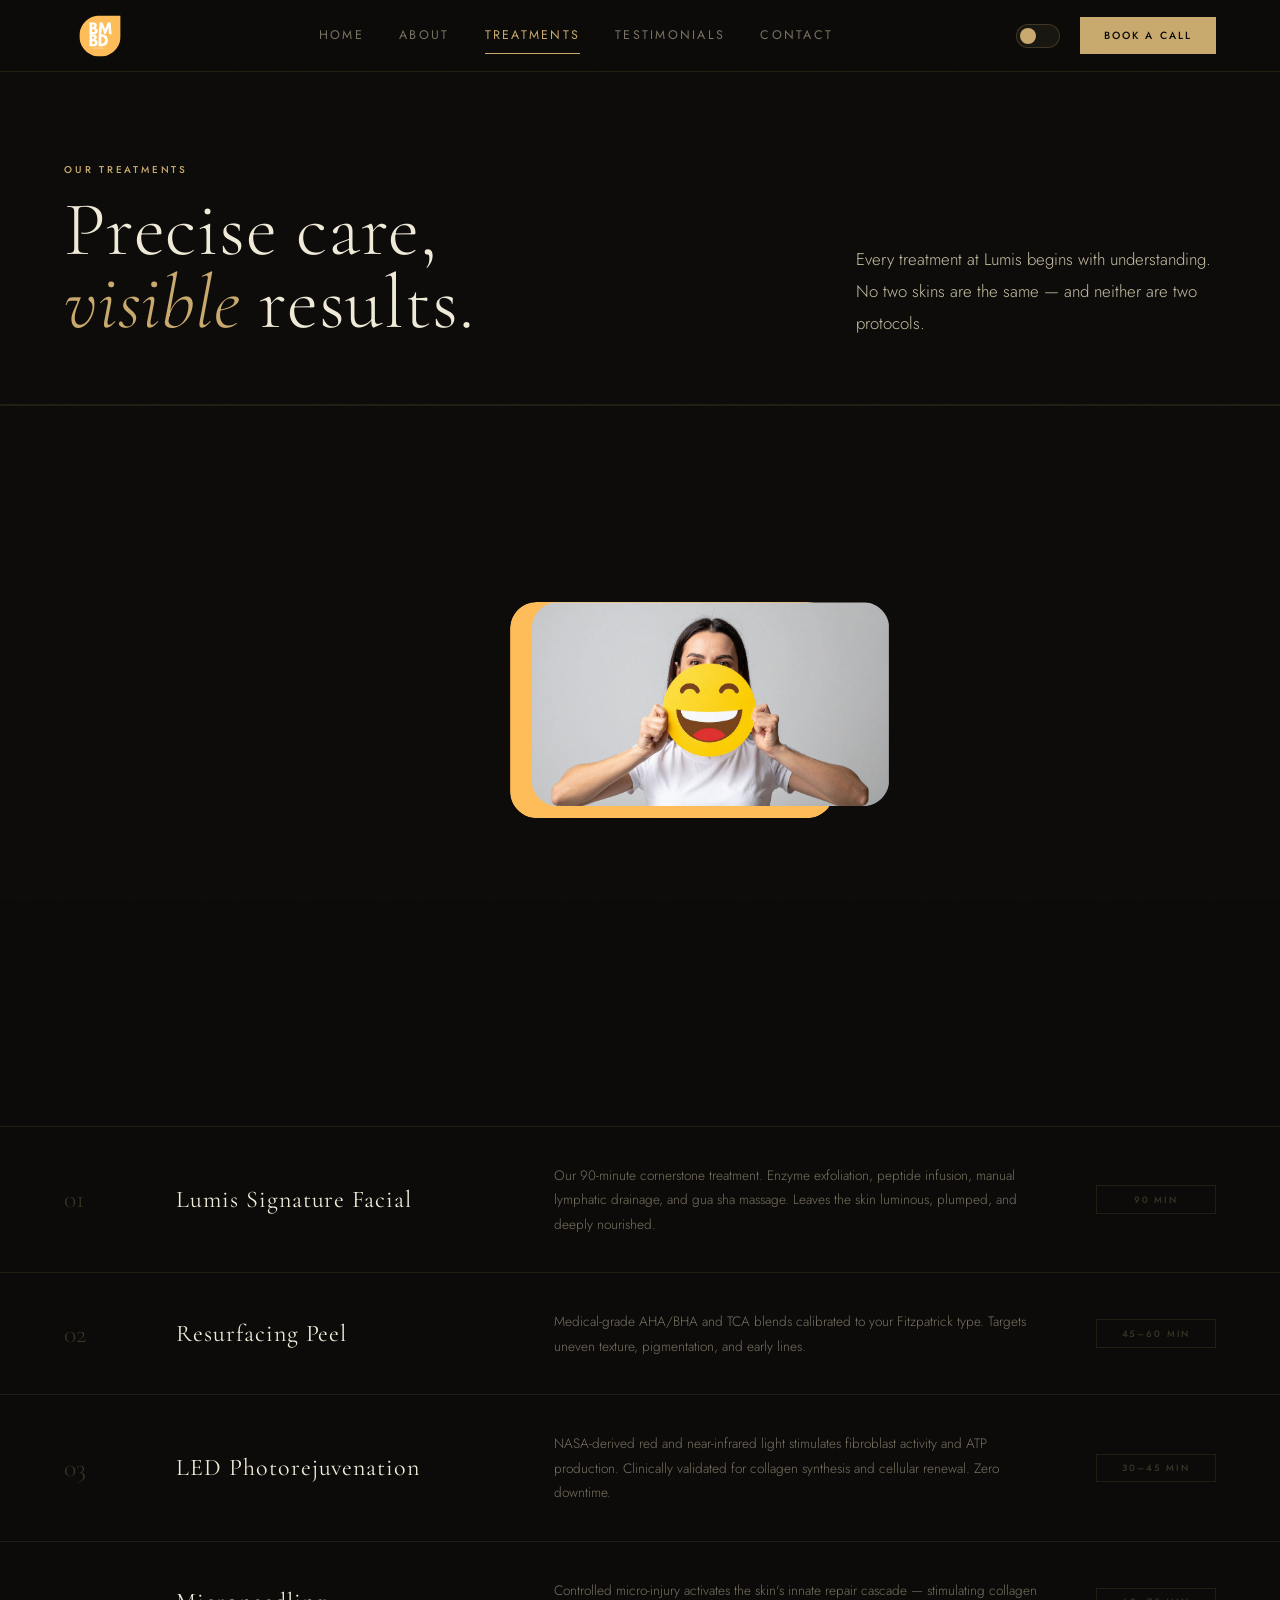
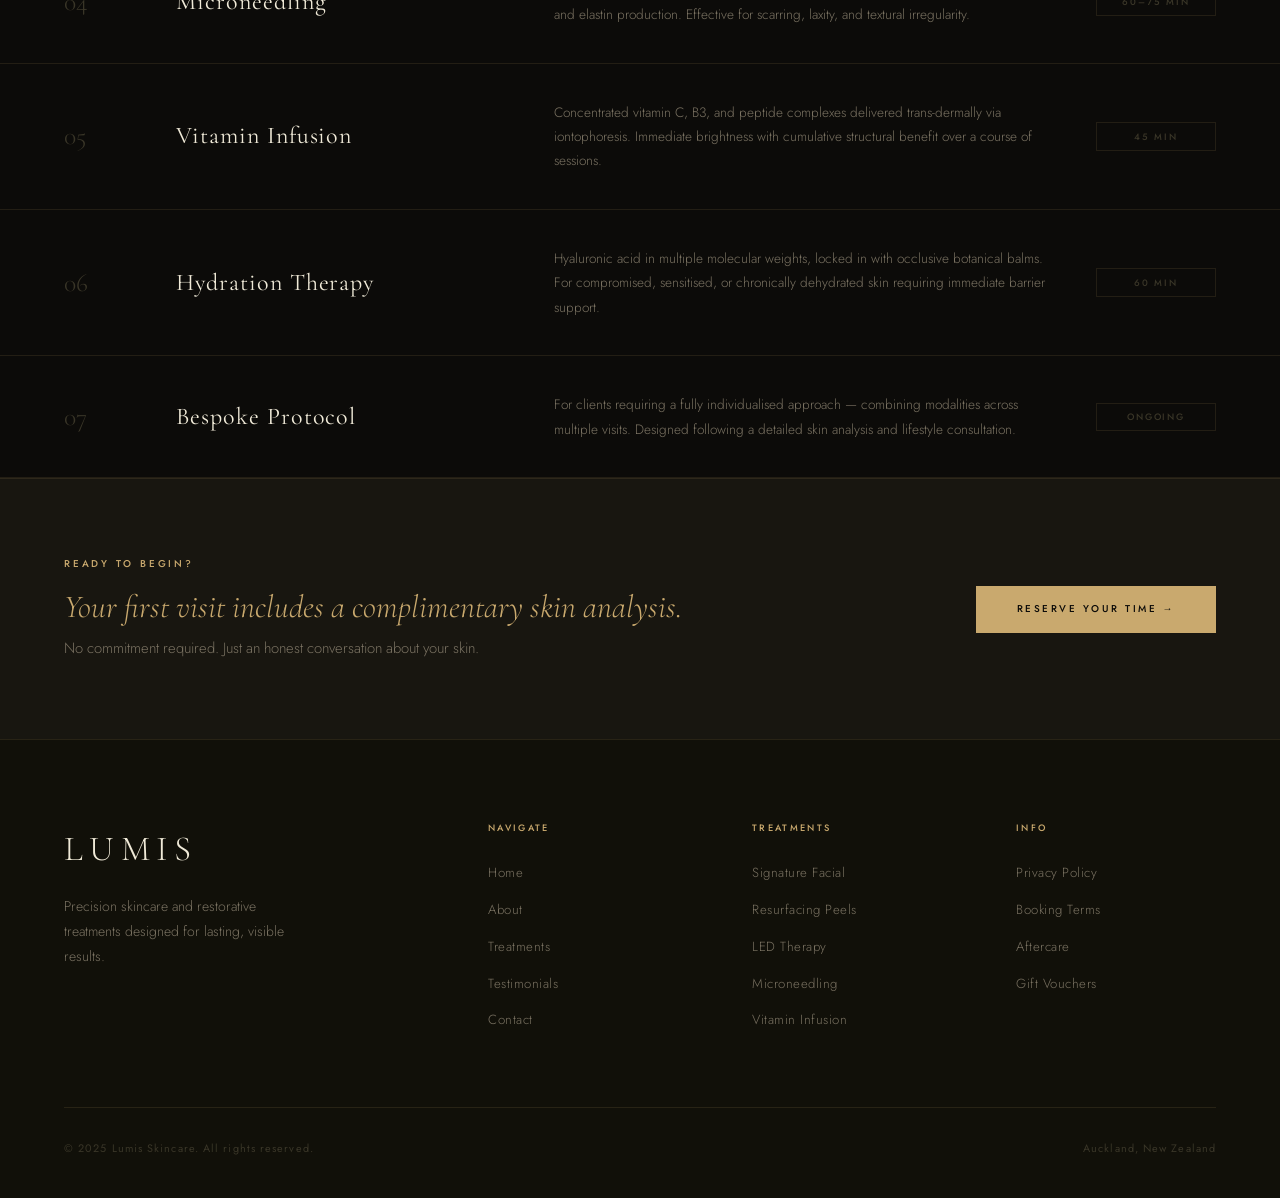
<file: lumis/services.html>
<!DOCTYPE html>
<html lang="en">
<head>
<meta charset="UTF-8"/>
<meta name="viewport" content="width=device-width,initial-scale=1.0"/>
<title>Lumis — Treatments</title>
<link rel="preconnect" href="https://fonts.googleapis.com"/>
<link href="https://fonts.googleapis.com/css2?family=Cormorant+Garamond:ital,wght@0,300;0,400;0,600;1,300;1,400&family=Jost:wght@300;400;500&display=swap" rel="stylesheet"/>
<link rel="stylesheet" href="css/global.css"/>
<link rel="stylesheet" href="css/pages.css"/>
<style>
.nav-logo-img { height:72px;width:auto;display:block;transition:opacity 0.2s; }
.nav-logo-img:hover { opacity:0.8; }
[data-theme="light"] .nav-logo-img { filter:brightness(0) invert(0); }
.services-ai-img { width:100%;height:100%;object-fit:cover;object-position:center;display:block;min-height:360px; }
</style>
</head>
<body>
<nav>
  <a href="index.html"><img src="logo.svg" alt="Lumis" class="nav-logo-img"/></a>
  <ul class="nav-links">
    <li><a href="index.html">Home</a></li>
    <li><a href="about.html">About</a></li>
    <li><a href="services.html">Treatments</a></li>
    <li><a href="testimonials.html">Testimonials</a></li>
    <li><a href="contact.html">Contact</a></li>
  </ul>
  <div class="nav-right">
    <button class="theme-btn" aria-label="Toggle theme"></button>
    <a href="contact.html" class="nav-book">Book a Call</a>
    <button class="hamburger" onclick="toggleMenu()" aria-label="Menu"><span></span><span></span><span></span></button>
  </div>
</nav>
<div class="mobile-menu" id="mobileMenu">
  <a href="index.html" onclick="closeMenu()">Home</a>
  <a href="about.html" onclick="closeMenu()">About</a>
  <a href="services.html" onclick="closeMenu()">Treatments</a>
  <a href="testimonials.html" onclick="closeMenu()">Testimonials</a>
  <a href="contact.html" onclick="closeMenu()">Contact</a>
</div>
<div class="page">
  <!-- HERO -->
  <section class="services-hero reveal">
    <div class="services-hero-row">
      <div>
        <span class="eyebrow" style="margin-bottom:1rem;display:block;">Our Treatments</span>
        <h1 class="display-lg">Precise care,<br><em class="italic gold">visible</em> results.</h1>
      </div>
      <p class="body-lg" style="max-width:360px;">Every treatment at Lumis begins with understanding. No two skins are the same — and neither are two protocols.</p>
    </div>
  </section>

  <!-- AI IMAGE BANNER -->
  <div style="border-top:1px solid var(--border);border-bottom:1px solid var(--border);">
    <img src="img-services.svg" alt="Skincare treatments" class="services-ai-img"/>
  </div>

  <!-- SERVICES LIST -->
  <div class="services-list">
    <div class="service-row reveal">
      <div class="service-num">01</div>
      <div class="service-name">Lumis Signature Facial</div>
      <div class="service-desc">Our 90-minute cornerstone treatment. Enzyme exfoliation, peptide infusion, manual lymphatic drainage, and gua sha massage. Leaves the skin luminous, plumped, and deeply nourished.</div>
      <div class="service-tag">90 min</div>
    </div>
    <div class="service-row reveal" style="transition-delay:0.05s;">
      <div class="service-num">02</div>
      <div class="service-name">Resurfacing Peel</div>
      <div class="service-desc">Medical-grade AHA/BHA and TCA blends calibrated to your Fitzpatrick type. Targets uneven texture, pigmentation, and early lines.</div>
      <div class="service-tag">45–60 min</div>
    </div>
    <div class="service-row reveal" style="transition-delay:0.1s;">
      <div class="service-num">03</div>
      <div class="service-name">LED Photorejuvenation</div>
      <div class="service-desc">NASA-derived red and near-infrared light stimulates fibroblast activity and ATP production. Clinically validated for collagen synthesis and cellular renewal. Zero downtime.</div>
      <div class="service-tag">30–45 min</div>
    </div>
    <div class="service-row reveal" style="transition-delay:0.15s;">
      <div class="service-num">04</div>
      <div class="service-name">Microneedling</div>
      <div class="service-desc">Controlled micro-injury activates the skin's innate repair cascade — stimulating collagen and elastin production. Effective for scarring, laxity, and textural irregularity.</div>
      <div class="service-tag">60–75 min</div>
    </div>
    <div class="service-row reveal" style="transition-delay:0.2s;">
      <div class="service-num">05</div>
      <div class="service-name">Vitamin Infusion</div>
      <div class="service-desc">Concentrated vitamin C, B3, and peptide complexes delivered trans-dermally via iontophoresis. Immediate brightness with cumulative structural benefit over a course of sessions.</div>
      <div class="service-tag">45 min</div>
    </div>
    <div class="service-row reveal" style="transition-delay:0.25s;">
      <div class="service-num">06</div>
      <div class="service-name">Hydration Therapy</div>
      <div class="service-desc">Hyaluronic acid in multiple molecular weights, locked in with occlusive botanical balms. For compromised, sensitised, or chronically dehydrated skin requiring immediate barrier support.</div>
      <div class="service-tag">60 min</div>
    </div>
    <div class="service-row reveal" style="transition-delay:0.3s;">
      <div class="service-num">07</div>
      <div class="service-name">Bespoke Protocol</div>
      <div class="service-desc">For clients requiring a fully individualised approach — combining modalities across multiple visits. Designed following a detailed skin analysis and lifestyle consultation.</div>
      <div class="service-tag">Ongoing</div>
    </div>
  </div>

  <!-- CTA — process section REMOVED -->
  <section class="services-cta">
    <div class="reveal">
      <span class="eyebrow" style="margin-bottom:1rem;display:block;">Ready to Begin?</span>
      <h2 class="display-sm italic gold" style="margin-bottom:0.5rem;">Your first visit includes a complimentary skin analysis.</h2>
      <p class="body-md">No commitment required. Just an honest conversation about your skin.</p>
    </div>
    <a href="contact.html" class="btn btn-gold">Reserve Your Time →</a>
  </section>
</div>
<footer>
  <div class="footer-inner">
    <div>
      <div class="footer-brand">Lumis</div>
      <p class="footer-tagline">Precision skincare and restorative treatments designed for lasting, visible results.</p>
    </div>
    <div>
      <div class="footer-col-title">Navigate</div>
      <ul class="footer-links">
        <li><a href="index.html">Home</a></li>
        <li><a href="about.html">About</a></li>
        <li><a href="services.html">Treatments</a></li>
        <li><a href="testimonials.html">Testimonials</a></li>
        <li><a href="contact.html">Contact</a></li>
      </ul>
    </div>
    <div>
      <div class="footer-col-title">Treatments</div>
      <ul class="footer-links">
        <li><a href="services.html">Signature Facial</a></li>
        <li><a href="services.html">Resurfacing Peels</a></li>
        <li><a href="services.html">LED Therapy</a></li>
        <li><a href="services.html">Microneedling</a></li>
        <li><a href="services.html">Vitamin Infusion</a></li>
      </ul>
    </div>
    <div>
      <div class="footer-col-title">Info</div>
      <ul class="footer-links">
        <li><a href="#">Privacy Policy</a></li>
        <li><a href="#">Booking Terms</a></li>
        <li><a href="#">Aftercare</a></li>
        <li><a href="#">Gift Vouchers</a></li>
      </ul>
    </div>
  </div>
  <div class="footer-bottom">
    <span class="footer-copy">© 2025 Lumis Skincare. All rights reserved.</span>
    <span class="footer-copy">Auckland, New Zealand</span>
  </div>
</footer>
<script src="js/global.js"></script>
</body>
</html>
</file>
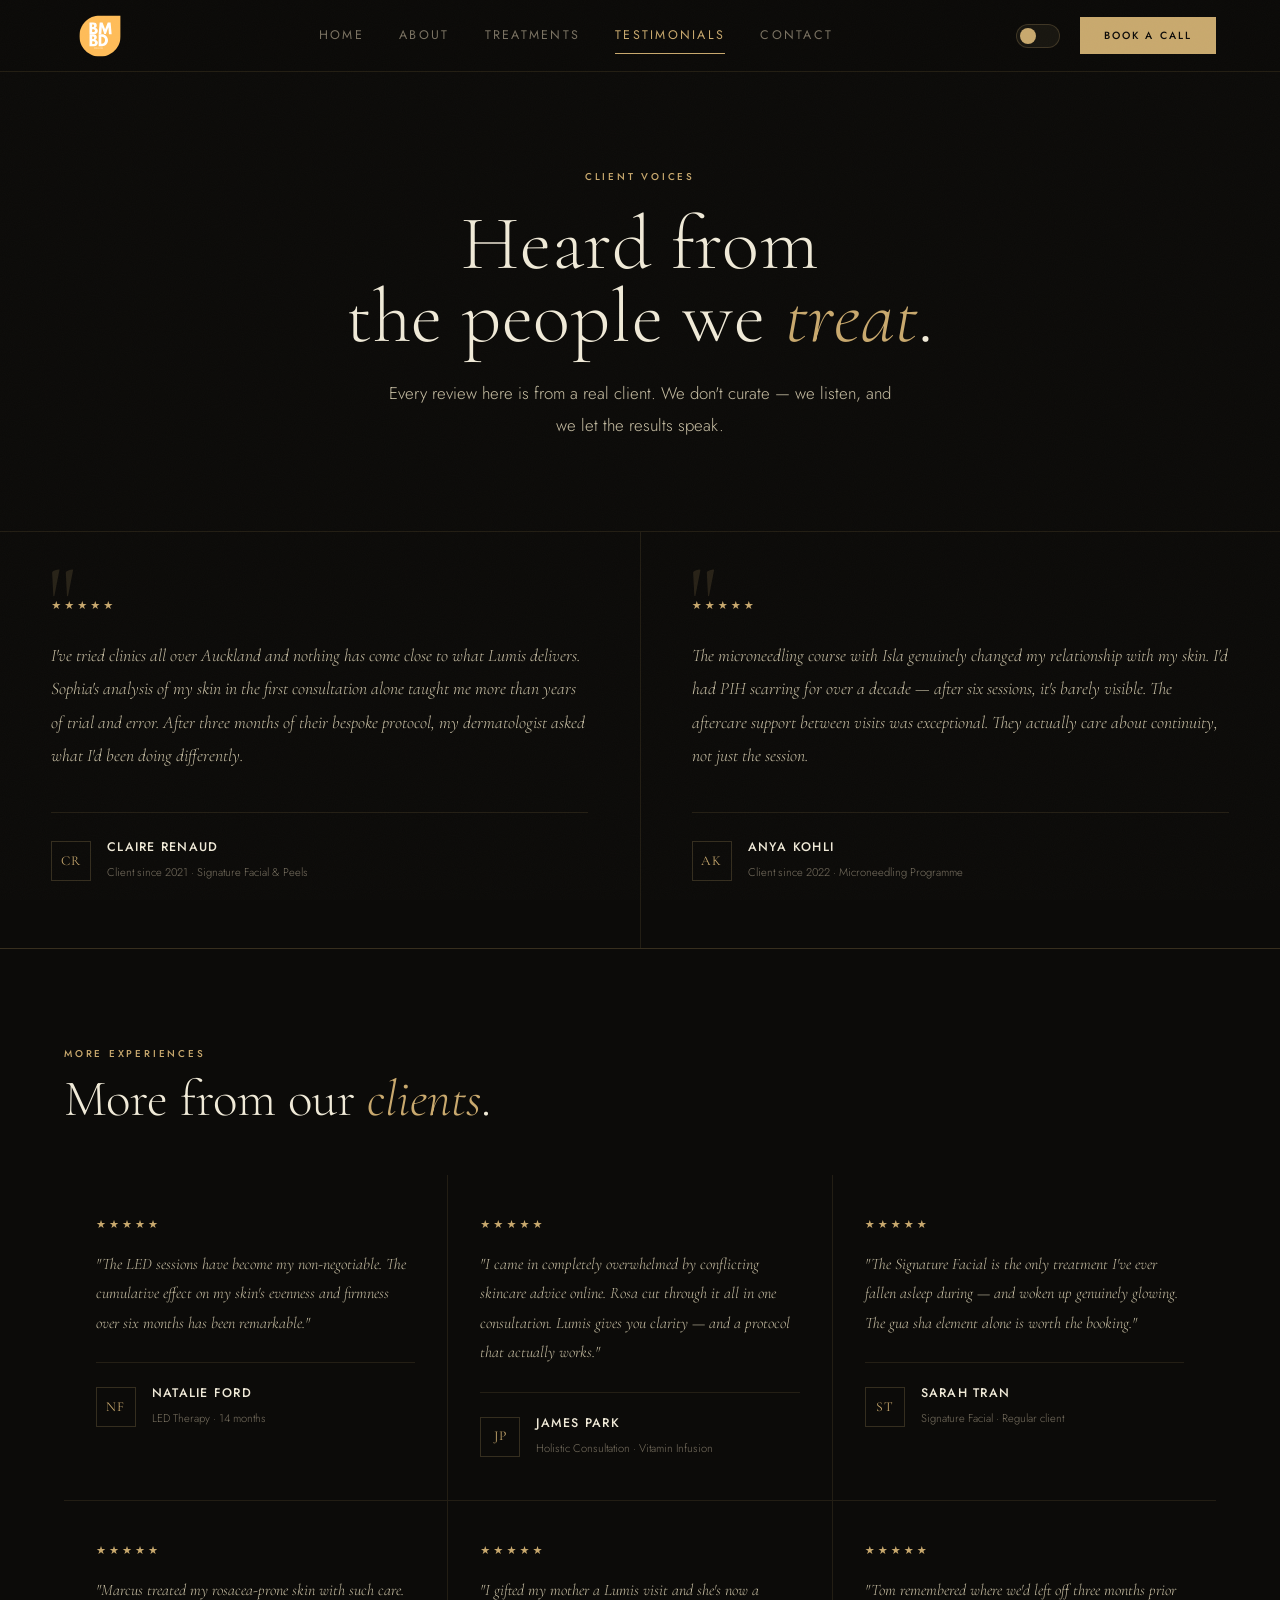
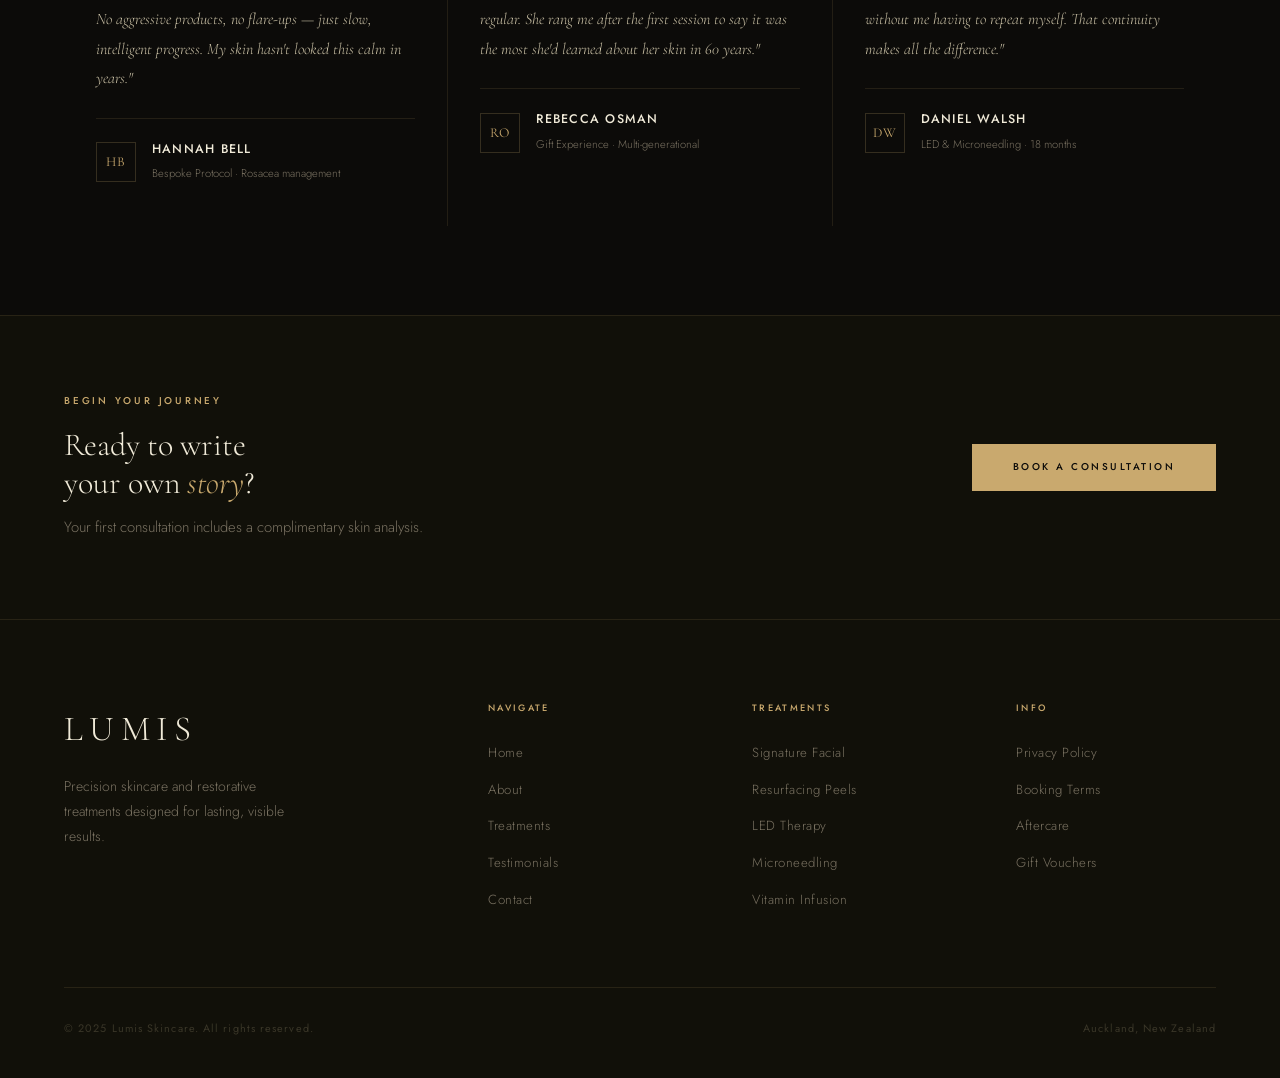
<file: lumis/testimonials.html>
<!DOCTYPE html>
<html lang="en">
<head>
<meta charset="UTF-8"/>
<meta name="viewport" content="width=device-width,initial-scale=1.0"/>
<title>Lumis — Testimonials</title>
<link rel="preconnect" href="https://fonts.googleapis.com"/>
<link href="https://fonts.googleapis.com/css2?family=Cormorant+Garamond:ital,wght@0,300;0,400;0,600;1,300;1,400&family=Jost:wght@300;400;500&display=swap" rel="stylesheet"/>
<link rel="stylesheet" href="css/global.css"/>
<link rel="stylesheet" href="css/pages.css"/>
<style>
.nav-logo-img { height:72px;width:auto;display:block;transition:opacity 0.2s; }
.nav-logo-img:hover { opacity:0.8; }
[data-theme="light"] .nav-logo-img { filter:brightness(0) invert(0); }
</style>
</head>
<body>
<nav>
  <a href="index.html"><img src="logo.svg" alt="Lumis" class="nav-logo-img"/></a>
  <ul class="nav-links">
    <li><a href="index.html">Home</a></li>
    <li><a href="about.html">About</a></li>
    <li><a href="services.html">Treatments</a></li>
    <li><a href="testimonials.html">Testimonials</a></li>
    <li><a href="contact.html">Contact</a></li>
  </ul>
  <div class="nav-right">
    <button class="theme-btn" aria-label="Toggle theme"></button>
    <a href="contact.html" class="nav-book">Book a Call</a>
    <button class="hamburger" onclick="toggleMenu()" aria-label="Menu"><span></span><span></span><span></span></button>
  </div>
</nav>
<div class="mobile-menu" id="mobileMenu">
  <a href="index.html" onclick="closeMenu()">Home</a>
  <a href="about.html" onclick="closeMenu()">About</a>
  <a href="services.html" onclick="closeMenu()">Treatments</a>
  <a href="testimonials.html" onclick="closeMenu()">Testimonials</a>
  <a href="contact.html" onclick="closeMenu()">Contact</a>
</div>
<div class="page">
  <!-- HERO -->
  <section class="testimonials-hero reveal">
    <span class="eyebrow">Client Voices</span>
    <h1 class="display-lg">Heard from<br>the people we <em class="italic gold">treat</em>.</h1>
    <p class="body-lg" style="max-width:520px;margin:1.5rem auto 0;">Every review here is from a real client. We don't curate — we listen, and we let the results speak.</p>
  </section>
  <!-- FEATURED -->
  <div class="featured-testimonials">
    <div class="t-featured reveal">
      <div class="t-quote-dec">"</div>
      <div class="t-stars">★★★★★</div>
      <div class="t-body">I've tried clinics all over Auckland and nothing has come close to what Lumis delivers. Sophia's analysis of my skin in the first consultation alone taught me more than years of trial and error. After three months of their bespoke protocol, my dermatologist asked what I'd been doing differently.</div>
      <div class="t-author">
        <div class="t-avatar">CR</div>
        <div>
          <span class="t-name">Claire Renaud</span>
          <span class="t-role">Client since 2021 · Signature Facial & Peels</span>
        </div>
      </div>
    </div>
    <div class="t-featured reveal" style="transition-delay:0.1s;">
      <div class="t-quote-dec">"</div>
      <div class="t-stars">★★★★★</div>
      <div class="t-body">The microneedling course with Isla genuinely changed my relationship with my skin. I'd had PIH scarring for over a decade — after six sessions, it's barely visible. The aftercare support between visits was exceptional. They actually care about continuity, not just the session.</div>
      <div class="t-author">
        <div class="t-avatar">AK</div>
        <div>
          <span class="t-name">Anya Kohli</span>
          <span class="t-role">Client since 2022 · Microneedling Programme</span>
        </div>
      </div>
    </div>
  </div>
  <!-- GRID -->
  <section class="t-grid-section">
    <div class="reveal">
      <span class="eyebrow">More Experiences</span>
      <h2 class="display-md" style="margin-top:0.5rem;">More from our <em class="italic gold">clients</em>.</h2>
    </div>
    <div class="t-grid">
      <div class="t-card reveal">
        <div class="t-stars" style="margin-bottom:1rem;">★★★★★</div>
        <div class="t-card-body">"The LED sessions have become my non-negotiable. The cumulative effect on my skin's evenness and firmness over six months has been remarkable."</div>
        <div class="t-author" style="padding-top:1.25rem;border-top:1px solid var(--border);">
          <div class="t-avatar">NF</div>
          <div><span class="t-name">Natalie Ford</span><span class="t-role">LED Therapy · 14 months</span></div>
        </div>
      </div>
      <div class="t-card reveal" style="transition-delay:0.1s;">
        <div class="t-stars" style="margin-bottom:1rem;">★★★★★</div>
        <div class="t-card-body">"I came in completely overwhelmed by conflicting skincare advice online. Rosa cut through it all in one consultation. Lumis gives you clarity — and a protocol that actually works."</div>
        <div class="t-author" style="padding-top:1.25rem;border-top:1px solid var(--border);">
          <div class="t-avatar">JP</div>
          <div><span class="t-name">James Park</span><span class="t-role">Holistic Consultation · Vitamin Infusion</span></div>
        </div>
      </div>
      <div class="t-card reveal" style="transition-delay:0.2s;">
        <div class="t-stars" style="margin-bottom:1rem;">★★★★★</div>
        <div class="t-card-body">"The Signature Facial is the only treatment I've ever fallen asleep during — and woken up genuinely glowing. The gua sha element alone is worth the booking."</div>
        <div class="t-author" style="padding-top:1.25rem;border-top:1px solid var(--border);">
          <div class="t-avatar">ST</div>
          <div><span class="t-name">Sarah Tran</span><span class="t-role">Signature Facial · Regular client</span></div>
        </div>
      </div>
      <div class="t-card reveal" style="transition-delay:0.3s;">
        <div class="t-stars" style="margin-bottom:1rem;">★★★★★</div>
        <div class="t-card-body">"Marcus treated my rosacea-prone skin with such care. No aggressive products, no flare-ups — just slow, intelligent progress. My skin hasn't looked this calm in years."</div>
        <div class="t-author" style="padding-top:1.25rem;border-top:1px solid var(--border);">
          <div class="t-avatar">HB</div>
          <div><span class="t-name">Hannah Bell</span><span class="t-role">Bespoke Protocol · Rosacea management</span></div>
        </div>
      </div>
      <div class="t-card reveal" style="transition-delay:0.4s;">
        <div class="t-stars" style="margin-bottom:1rem;">★★★★★</div>
        <div class="t-card-body">"I gifted my mother a Lumis visit and she's now a regular. She rang me after the first session to say it was the most she'd learned about her skin in 60 years."</div>
        <div class="t-author" style="padding-top:1.25rem;border-top:1px solid var(--border);">
          <div class="t-avatar">RO</div>
          <div><span class="t-name">Rebecca Osman</span><span class="t-role">Gift Experience · Multi-generational</span></div>
        </div>
      </div>
      <div class="t-card reveal" style="transition-delay:0.5s;">
        <div class="t-stars" style="margin-bottom:1rem;">★★★★★</div>
        <div class="t-card-body">"Tom remembered where we'd left off three months prior without me having to repeat myself. That continuity makes all the difference."</div>
        <div class="t-author" style="padding-top:1.25rem;border-top:1px solid var(--border);">
          <div class="t-avatar">DW</div>
          <div><span class="t-name">Daniel Walsh</span><span class="t-role">LED & Microneedling · 18 months</span></div>
        </div>
      </div>
    </div>
  </section>
  <!-- CTA -->
  <section class="t-cta">
    <div class="reveal">
      <span class="eyebrow" style="margin-bottom:1rem;display:block;">Begin Your Journey</span>
      <h2 class="display-sm" style="margin-bottom:0.75rem;">Ready to write<br>your own <em class="italic gold">story</em>?</h2>
      <p class="body-md">Your first consultation includes a complimentary skin analysis.</p>
    </div>
    <a href="contact.html" class="btn btn-gold">Book a Consultation</a>
  </section>
</div>
<footer>
  <div class="footer-inner">
    <div>
      <div class="footer-brand">Lumis</div>
      <p class="footer-tagline">Precision skincare and restorative treatments designed for lasting, visible results.</p>
    </div>
    <div>
      <div class="footer-col-title">Navigate</div>
      <ul class="footer-links">
        <li><a href="index.html">Home</a></li>
        <li><a href="about.html">About</a></li>
        <li><a href="services.html">Treatments</a></li>
        <li><a href="testimonials.html">Testimonials</a></li>
        <li><a href="contact.html">Contact</a></li>
      </ul>
    </div>
    <div>
      <div class="footer-col-title">Treatments</div>
      <ul class="footer-links">
        <li><a href="services.html">Signature Facial</a></li>
        <li><a href="services.html">Resurfacing Peels</a></li>
        <li><a href="services.html">LED Therapy</a></li>
        <li><a href="services.html">Microneedling</a></li>
        <li><a href="services.html">Vitamin Infusion</a></li>
      </ul>
    </div>
    <div>
      <div class="footer-col-title">Info</div>
      <ul class="footer-links">
        <li><a href="#">Privacy Policy</a></li>
        <li><a href="#">Booking Terms</a></li>
        <li><a href="#">Aftercare</a></li>
        <li><a href="#">Gift Vouchers</a></li>
      </ul>
    </div>
  </div>
  <div class="footer-bottom">
    <span class="footer-copy">© 2025 Lumis Skincare. All rights reserved.</span>
    <span class="footer-copy">Auckland, New Zealand</span>
  </div>
</footer>
<script src="js/global.js"></script>
</body>
</html>
</file>
<file: css/global.css>
@import url('https://fonts.googleapis.com/css2?family=DM+Sans:ital,opsz,wght@0,9..40,300;0,9..40,400;0,9..40,500;0,9..40,700;0,9..40,800;1,9..40,300;1,9..40,400;1,9..40,700&display=swap');

*, *::before, *::after { box-sizing: border-box; margin: 0; padding: 0; }

:root {
  /* LIGHT — white / blue / black */
  --bg:           #FFFFFF;
  --bg2:          #F5F7FF;
  --bg3:          #EBF0FF;
  --surface:      #FFFFFF;
  --ink:          #111111;
  --ink2:         #333333;
  --ink3:         #666666;
  --ink4:         #AAAAAA;
  --gold:         #0057FF;
  --gold2:        #3378FF;
  --gold-faint:   rgba(0,87,255,0.08);
  --border:       rgba(0,0,0,0.08);
  --border2:      rgba(0,87,255,0.25);
  --coral:        #FF6B6B;
  --coral2:       #FF8E8E;
  --white:        #FFFFFF;
  --nav-h:        100px;
  --ease:         cubic-bezier(0.4, 0, 0.2, 1);
}

html { scroll-behavior: smooth; }

body {
  font-family: 'DM Sans', sans-serif;
  background: var(--bg);
  color: var(--ink);
  line-height: 1.65;
  overflow-x: hidden;
  transition: background 0.45s var(--ease), color 0.45s var(--ease);
}

/* grain */
body::after {
  content: '';
  position: fixed; inset: 0;
  pointer-events: none;
  z-index: 9000;
  opacity: 0.022;
  background-image: url("data:image/svg+xml,%3Csvg viewBox='0 0 200 200' xmlns='http://www.w3.org/2000/svg'%3E%3Cfilter id='n'%3E%3CfeTurbulence type='fractalNoise' baseFrequency='0.85' numOctaves='4' stitchTiles='stitch'/%3E%3C/filter%3E%3Crect width='100%25' height='100%25' filter='url(%23n)'/%3E%3C/svg%3E");
  background-size: 180px;
}

/* ── NAV ── */
nav {
  position: fixed; top: 0; left: 0; right: 0;
  z-index: 800;
  height: var(--nav-h);
  display: flex; align-items: center; justify-content: space-between;
  padding: 0 5vw;
  background: rgba(255,255,255,0.96);
  backdrop-filter: blur(18px);
  -webkit-backdrop-filter: blur(18px);
  border-bottom: 1px solid var(--border);
  transition: background 0.45s var(--ease), border-color 0.45s var(--ease);
}

.nav-logo {
  font-family: 'DM Sans', sans-serif;
  font-size: 1.65rem;
  font-weight: 700;
  letter-spacing: 0.12em;
  text-transform: uppercase;
  color: var(--ink);
  text-decoration: none;
  line-height: 1;
}

.nav-logo span { color: var(--gold); }

.nav-links {
  display: flex; gap: 0; list-style: none;
}

.nav-links a {
  display: block;
  padding: 0.45rem 1.1rem;
  font-size: 0.95rem;
  font-weight: 700;
  letter-spacing: 0.18em;
  text-transform: uppercase;
  color: var(--ink3);
  text-decoration: none;
  position: relative;
  transition: color 0.25s, font-weight 0.15s;
}

.nav-links a::after {
  content: '';
  position: absolute;
  bottom: -1px; left: 1.1rem; right: 1.1rem;
  height: 1px;
  background: var(--gold);
  transform: scaleX(0);
  transition: transform 0.3s var(--ease);
}

/* hover = normal weight (not bold), just colour change */
.nav-links a:hover { color: var(--ink); font-weight: 400; }
.nav-links a:hover::after,
.nav-links a.active::after { transform: scaleX(1); }
.nav-links a.active { color: var(--gold); }

.nav-right { display: flex; align-items: center; gap: 1.25rem; }

.nav-book {
  font-family: 'DM Sans', sans-serif;
  font-size: 0.65rem;
  font-weight: 700;
  letter-spacing: 0.2em;
  text-transform: uppercase;
  color: var(--bg);
  background: var(--gold);
  border: none;
  padding: 0.6rem 1.5rem;
  text-decoration: none;
  transition: background 0.25s, color 0.25s, font-size 0.25s, letter-spacing 0.25s, padding 0.25s;
}
.nav-book:hover {
  background: var(--gold2);
  font-size: 0.8rem;
  letter-spacing: 0.25em;
  padding: 0.6rem 1.8rem;
}

.hamburger {
  display: none; flex-direction: column; gap: 5px;
  background: none; border: none; padding: 4px; cursor: pointer;
}
.hamburger span { display: block; width: 22px; height: 1px; background: var(--ink); transition: all 0.3s; }

.mobile-menu {
  display: none; position: fixed; top: var(--nav-h); left: 0; right: 0;
  background: var(--bg2); border-bottom: 1px solid var(--border);
  padding: 2rem 5vw; z-index: 799;
  flex-direction: column; gap: 0;
}
.mobile-menu.open { display: flex; }
.mobile-menu a {
  font-family: 'DM Sans', sans-serif;
  font-size: 2rem; font-weight: 700;
  letter-spacing: 0.06em;
  color: var(--ink); text-decoration: none;
  padding: 1rem 0; border-bottom: 1px solid var(--border);
  transition: color 0.2s;
}
.mobile-menu a:hover { color: var(--gold); }

/* ── PAGE WRAPPER ── */
.page { padding-top: var(--nav-h); }

/* ── TYPE SCALE ── */
.display-xl {
  font-family: 'DM Sans', sans-serif;
  font-size: clamp(2.8rem, 6vw, 7rem);
  font-weight: 800; line-height: 0.92; letter-spacing: -0.02em;
  color: var(--ink);
}
.display-lg {
  font-family: 'DM Sans', sans-serif;
  font-size: clamp(2.8rem, 6vw, 7rem);
  font-weight: 700; line-height: 0.95; letter-spacing: -0.01em;
  color: var(--ink);
}
.display-md {
  font-family: 'DM Sans', sans-serif;
  font-size: clamp(2rem, 4vw, 4.5rem);
  font-weight: 700; line-height: 1.05;
  color: var(--ink);
}
.display-sm {
  font-family: 'DM Sans', sans-serif;
  font-size: clamp(1.4rem, 2.5vw, 2.2rem);
  font-weight: 700; line-height: 1.2;
  color: var(--ink);
}

.eyebrow {
  font-size: 0.62rem; font-weight: 500;
  letter-spacing: 0.28em; text-transform: uppercase;
  color: var(--gold);
}

.body-lg { font-size: 1.05rem; font-weight: 300; line-height: 1.9; color: var(--ink2); }
.body-md { font-size: 0.925rem; font-weight: 300; line-height: 1.85; color: var(--ink3); }

/* ── BUTTONS ── */
.btn {
  display: inline-block;
  font-family: 'DM Sans', sans-serif;
  font-size: 0.62rem; font-weight: 700;
  letter-spacing: 0.25em; text-transform: uppercase;
  padding: 0.9rem 2.5rem;
  text-decoration: none;
  border: 1px solid currentColor;
  transition: background 0.3s, color 0.3s, border-color 0.3s;
  cursor: pointer;
}
.btn-gold { background: var(--gold); color: var(--bg); border-color: var(--gold); }
.btn-gold:hover { background: var(--gold2); border-color: var(--gold2); }
.btn-outline { background: transparent; color: var(--gold); border-color: var(--border2); }
.btn-outline:hover { background: var(--gold-faint); border-color: var(--gold); }
.btn-ghost { background: transparent; color: var(--ink2); border-color: var(--border); }
.btn-ghost:hover { border-color: var(--gold); color: var(--gold); }

/* ── DIVIDERS ── */
.rule { width: 100%; height: 1px; background: var(--border); }
.rule-gold { width: 36px; height: 1px; background: var(--gold); display: block; }

/* marquee removed */

/* ── SCROLL REVEAL ── */
.reveal { opacity: 0; transform: translateY(24px); transition: opacity 0.75s var(--ease), transform 0.75s var(--ease); }
.reveal.visible { opacity: 1; transform: translateY(0); }

/* ── FOOTER ── */
footer {
  background: var(--bg2);
  border-top: 1px solid var(--border);
  padding: 5rem 5vw 2.5rem;
}
.footer-inner {
  display: grid;
  grid-template-columns: 1.8fr 1fr 1fr 1fr;
  gap: 4rem;
  padding-bottom: 4rem;
  border-bottom: 1px solid var(--border);
  margin-bottom: 2rem;
}
.footer-brand {
  font-family: 'DM Sans', sans-serif;
  font-size: 2.2rem; font-weight: 700; letter-spacing: 0.1em;
  text-transform: uppercase; color: var(--ink); margin-bottom: 1rem;
}
.footer-tagline { font-size: 0.875rem; font-weight: 300; color: var(--ink3); line-height: 1.8; max-width: 240px; }
.footer-col-title { font-size: 0.58rem; font-weight: 700; letter-spacing: 0.25em; text-transform: uppercase; color: var(--gold); margin-bottom: 1.5rem; }
.footer-links { list-style: none; }
.footer-links li { margin-bottom: 0.65rem; }
.footer-links a { font-size: 0.825rem; font-weight: 300; color: var(--ink3); text-decoration: none; letter-spacing: 0.04em; transition: color 0.2s; }
.footer-links a:hover { color: var(--gold); }
.footer-bottom { display: flex; justify-content: space-between; align-items: center; }
.footer-copy { font-size: 0.68rem; letter-spacing: 0.1em; color: var(--ink4); }

/* ── UTIL ── */
.gold { color: var(--gold); }
.italic { font-style: italic; }
.pad-section { padding: 8vw 5vw; }
.pad-h { padding-left: 5vw; padding-right: 5vw; }

/* page enter */
@keyframes fadeUp { from { opacity:0; transform:translateY(18px); } to { opacity:1; transform:translateY(0); } }
.page-enter { animation: fadeUp 0.6s var(--ease) both; }

/* ── RESPONSIVE ── */
@media (max-width: 900px) {
  .nav-links, .nav-book { display: none; }
  .hamburger { display: flex; }
  .footer-inner { grid-template-columns: 1fr 1fr; gap: 2.5rem; }
}
@media (max-width: 580px) {
  .footer-inner { grid-template-columns: 1fr; }
  .footer-bottom { flex-direction: column; gap: 0.5rem; text-align: center; }
}
</file>
<file: css/home.css>
/* ── HOME ── */

.home-hero {
  min-height: calc(100vh - var(--nav-h));
  display: grid;
  grid-template-columns: 1fr 1fr;
  border-bottom: 1px solid var(--border);
}

.hero-left {
  display: flex; flex-direction: column; justify-content: space-between;
  padding: 7vw 4vw 5vw 5vw;
  border-right: 1px solid var(--border);
}

.hero-headline { margin: 2rem 0 3rem; }
.hero-headline .display-xl { display: block; }
.hero-headline .display-xl.italic-line { font-style: italic; color: var(--gold); }

.hero-btns { display: flex; gap: 1rem; flex-wrap: wrap; }

.hero-right {
  display: grid;
  grid-template-rows: 1fr auto;
}

.hero-visual {
  background: var(--bg3);
  position: relative;
  overflow: hidden;
  display: flex; align-items: center; justify-content: center;
  min-height: 50vh;
}

.hero-visual-svg { width: 65%; opacity: 0.9; }

/* rotating botanical badge */
.hero-badge {
  position: absolute; top: 2rem; right: 2rem;
  width: 90px; height: 90px;
  animation: spin 18s linear infinite;
}
@keyframes spin { to { transform: rotate(360deg); } }

.hero-meta {
  display: grid; grid-template-columns: 1fr 1fr;
  border-top: 1px solid var(--border);
}
.hero-meta-item {
  padding: 1.75rem 2rem;
  border-right: 1px solid var(--border);
}
.hero-meta-item:last-child { border-right: none; }
.hero-meta-num {
  font-family: 'DM Sans', sans-serif;
  font-size: 2rem; font-weight: 700; color: var(--ink);
  display: block; line-height: 1;
}
.hero-meta-num span { color: var(--gold); }
.hero-meta-label { font-size: 0.6rem; font-weight: 500; letter-spacing: 0.16em; text-transform: uppercase; color: var(--ink3); margin-top: 0.35rem; display: block; }

/* ── INTRO STRIP ── */
.intro-strip {
  display: grid;
  grid-template-columns: 1fr 2fr;
  gap: 6vw;
  align-items: center;
  padding: 7vw 5vw;
  border-bottom: 1px solid var(--border);
}
.intro-label-col { display: flex; flex-direction: column; gap: 1.5rem; }
.intro-text-col { max-width: 560px; }

/* ── PRODUCT GRID ── */
.products-section { padding: 7vw 5vw; }

.products-header {
  display: flex; justify-content: space-between; align-items: flex-end;
  margin-bottom: 4rem;
}

.products-grid {
  display: grid;
  grid-template-columns: repeat(3, 1fr);
  gap: 1px;
  background: var(--border);
}

.product-card {
  background: var(--bg);
  padding: 3rem 2.5rem;
  position: relative;
  overflow: hidden;
  text-decoration: none;
  display: block;
  transition: background 0.35s var(--ease);
}
.product-card:hover { background: var(--bg3); }

.product-card-line {
  width: 28px; height: 1px;
  background: var(--gold);
  margin-bottom: 1.75rem;
  transition: width 0.4s var(--ease);
}
.product-card:hover .product-card-line { width: 52px; }

.product-num {
  font-family: 'DM Sans', sans-serif;
  font-size: 5rem; font-weight: 700; line-height: 1;
  color: var(--border);
  position: absolute; top: 1.5rem; right: 2rem;
  pointer-events: none;
  transition: color 0.35s;
}
.product-card:hover .product-num { color: var(--gold-faint); }

.product-name {
  font-family: 'DM Sans', sans-serif;
  font-size: 1.5rem; font-weight: 700; letter-spacing: 0.03em;
  color: var(--ink); display: block; margin-bottom: 0.75rem;
}
.product-desc { font-size: 0.85rem; font-weight: 300; color: var(--ink3); line-height: 1.8; }
.product-arrow {
  display: inline-block; margin-top: 1.75rem;
  font-size: 0.62rem; font-weight: 500; letter-spacing: 0.2em;
  text-transform: uppercase; color: var(--gold);
  opacity: 0; transform: translateX(-8px);
  transition: opacity 0.3s, transform 0.3s;
}
.product-card:hover .product-arrow { opacity: 1; transform: translateX(0); }

/* ── RITUAL BANNER ── */
.ritual-banner {
  display: grid; grid-template-columns: 1fr 1fr;
  border-top: 1px solid var(--border);
  border-bottom: 1px solid var(--border);
}
.ritual-text {
  padding: 7vw 5vw;
  display: flex; flex-direction: column; justify-content: center;
  border-right: 1px solid var(--border);
}
.ritual-image {
  background: var(--bg3);
  position: relative; overflow: hidden;
  display: flex; align-items: center; justify-content: center;
  min-height: 400px;
}

/* ── RESPONSIVE HOME ── */
@media (max-width: 900px) {
  .home-hero { grid-template-columns: 1fr; }
  .hero-left { border-right: none; border-bottom: 1px solid var(--border); padding: 4rem 5vw; }
  .hero-right { grid-template-rows: auto auto; }
  .products-grid { grid-template-columns: 1fr 1fr; }
  .ritual-banner { grid-template-columns: 1fr; }
  .ritual-text { border-right: none; border-bottom: 1px solid var(--border); }
  .intro-strip { grid-template-columns: 1fr; gap: 2rem; }
  .products-header { flex-direction: column; align-items: flex-start; gap: 1.5rem; }
}
@media (max-width: 580px) {
  .products-grid { grid-template-columns: 1fr; }
  .hero-meta { grid-template-columns: 1fr 1fr; }
}
</file>
<file: lumis/css/global.css>
@import url('https://fonts.googleapis.com/css2?family=Cormorant+Garamond:ital,wght@0,300;0,400;0,600;1,300;1,400;1,600&family=Jost:wght@300;400;500&display=swap');

*, *::before, *::after { box-sizing: border-box; margin: 0; padding: 0; }

:root {
  /* DARK (default) */
  --bg:           #0C0B09;
  --bg2:          #111009;
  --bg3:          #181610;
  --surface:      #1E1C14;
  --ink:          #F0EAD8;
  --ink2:         #C8BFA4;
  --ink3:         #7A7262;
  --ink4:         #3A3628;
  --gold:         #C9A96E;
  --gold2:        #E8C98A;
  --gold-faint:   rgba(201,169,110,0.08);
  --border:       rgba(201,169,110,0.12);
  --border2:      rgba(201,169,110,0.22);
  --white:        #F0EAD8;
  --nav-h:        72px;
  --ease:         cubic-bezier(0.4, 0, 0.2, 1);
}

[data-theme="light"] {
  --bg:           #F5F0E8;
  --bg2:          #EDE8DF;
  --bg3:          #E4DDD1;
  --surface:      #FFFFFF;
  --ink:          #1A1810;
  --ink2:         #3A3628;
  --ink3:         #7A7262;
  --ink4:         #B8B0A0;
  --gold:         #9A7A3E;
  --gold2:        #C4A050;
  --gold-faint:   rgba(154,122,62,0.07);
  --border:       rgba(154,122,62,0.15);
  --border2:      rgba(154,122,62,0.30);
  --white:        #FFFFFF;
}

html { scroll-behavior: smooth; }

body {
  font-family: 'Jost', system-ui, sans-serif;
  background: var(--bg);
  color: var(--ink);
  line-height: 1.65;
  overflow-x: hidden;
  transition: background 0.45s var(--ease), color 0.45s var(--ease);
}

/* grain */
body::after {
  content: '';
  position: fixed; inset: 0;
  pointer-events: none;
  z-index: 9000;
  opacity: 0.022;
  background-image: url("data:image/svg+xml,%3Csvg viewBox='0 0 200 200' xmlns='http://www.w3.org/2000/svg'%3E%3Cfilter id='n'%3E%3CfeTurbulence type='fractalNoise' baseFrequency='0.85' numOctaves='4' stitchTiles='stitch'/%3E%3C/filter%3E%3Crect width='100%25' height='100%25' filter='url(%23n)'/%3E%3C/svg%3E");
  background-size: 180px;
}

/* ── NAV ── */
nav {
  position: fixed; top: 0; left: 0; right: 0;
  z-index: 800;
  height: var(--nav-h);
  display: flex; align-items: center; justify-content: space-between;
  padding: 0 5vw;
  background: rgba(12,11,9,0.88);
  backdrop-filter: blur(18px);
  -webkit-backdrop-filter: blur(18px);
  border-bottom: 1px solid var(--border);
  transition: background 0.45s var(--ease), border-color 0.45s var(--ease);
}

[data-theme="light"] nav {
  background: rgba(245,240,232,0.88);
}

.nav-logo {
  font-family: 'Cormorant Garamond', Georgia, serif;
  font-size: 1.65rem;
  font-weight: 400;
  letter-spacing: 0.22em;
  text-transform: uppercase;
  color: var(--ink);
  text-decoration: none;
  line-height: 1;
}

.nav-logo span { color: var(--gold); }

.nav-links {
  display: flex; gap: 0; list-style: none;
}

.nav-links a {
  display: block;
  padding: 0.45rem 1.1rem;
  font-size: 0.78rem;
  font-weight: 400;
  letter-spacing: 0.18em;
  text-transform: uppercase;
  color: var(--ink3);
  text-decoration: none;
  position: relative;
  transition: color 0.25s, font-weight 0.01s;
}

.nav-links a::after {
  content: '';
  position: absolute;
  bottom: -1px; left: 1.1rem; right: 1.1rem;
  height: 1px;
  background: var(--gold);
  transform: scaleX(0);
  transition: transform 0.3s var(--ease);
}

/* hover = normal weight (not bold), just colour change */
.nav-links a:hover { color: var(--ink); font-weight: 400; }
.nav-links a:hover::after,
.nav-links a.active::after { transform: scaleX(1); }
.nav-links a.active { color: var(--gold); }

.nav-right { display: flex; align-items: center; gap: 1.25rem; }

/* theme toggle */
.theme-btn {
  width: 44px; height: 24px;
  background: var(--bg3);
  border: 1px solid var(--border2);
  border-radius: 12px;
  position: relative;
  cursor: pointer;
  transition: background 0.3s;
  flex-shrink: 0;
}
.theme-btn::after {
  content: '';
  position: absolute;
  top: 3px; left: 3px;
  width: 16px; height: 16px;
  border-radius: 50%;
  background: var(--gold);
  transition: transform 0.3s var(--ease);
}
[data-theme="light"] .theme-btn::after { transform: translateX(20px); }

.nav-book {
  font-family: 'Jost', sans-serif;
  font-size: 0.65rem;
  font-weight: 500;
  letter-spacing: 0.2em;
  text-transform: uppercase;
  color: var(--bg);
  background: var(--gold);
  border: none;
  padding: 0.6rem 1.5rem;
  text-decoration: none;
  transition: background 0.25s, color 0.25s, font-size 0.25s, letter-spacing 0.25s, padding 0.25s;
}
[data-theme="light"] .nav-book { color: #1A1810; }
.nav-book:hover {
  background: var(--gold2);
  font-size: 0.8rem;
  letter-spacing: 0.25em;
  padding: 0.6rem 1.8rem;
}

.hamburger {
  display: none; flex-direction: column; gap: 5px;
  background: none; border: none; padding: 4px; cursor: pointer;
}
.hamburger span { display: block; width: 22px; height: 1px; background: var(--ink); transition: all 0.3s; }

.mobile-menu {
  display: none; position: fixed; top: var(--nav-h); left: 0; right: 0;
  background: var(--bg2); border-bottom: 1px solid var(--border);
  padding: 2rem 5vw; z-index: 799;
  flex-direction: column; gap: 0;
}
.mobile-menu.open { display: flex; }
.mobile-menu a {
  font-family: 'Cormorant Garamond', serif;
  font-size: 2rem; font-weight: 300;
  letter-spacing: 0.1em;
  color: var(--ink); text-decoration: none;
  padding: 1rem 0; border-bottom: 1px solid var(--border);
  transition: color 0.2s;
}
.mobile-menu a:hover { color: var(--gold); }

/* ── PAGE WRAPPER ── */
.page { padding-top: var(--nav-h); }

/* ── TYPE SCALE ── */
.display-xl {
  font-family: 'Cormorant Garamond', serif;
  font-size: clamp(4.5rem, 11vw, 13rem);
  font-weight: 300; line-height: 0.92; letter-spacing: -0.01em;
  color: var(--ink);
}
.display-lg {
  font-family: 'Cormorant Garamond', serif;
  font-size: clamp(2.8rem, 6vw, 7rem);
  font-weight: 300; line-height: 0.95; letter-spacing: 0.01em;
  color: var(--ink);
}
.display-md {
  font-family: 'Cormorant Garamond', serif;
  font-size: clamp(2rem, 4vw, 4.5rem);
  font-weight: 300; line-height: 1.05;
  color: var(--ink);
}
.display-sm {
  font-family: 'Cormorant Garamond', serif;
  font-size: clamp(1.4rem, 2.5vw, 2.2rem);
  font-weight: 300; line-height: 1.2;
  color: var(--ink);
}

.eyebrow {
  font-size: 0.62rem; font-weight: 500;
  letter-spacing: 0.28em; text-transform: uppercase;
  color: var(--gold);
}

.body-lg { font-size: 1.05rem; font-weight: 300; line-height: 1.9; color: var(--ink2); }
.body-md { font-size: 0.925rem; font-weight: 300; line-height: 1.85; color: var(--ink3); }

/* ── BUTTONS ── */
.btn {
  display: inline-block;
  font-family: 'Jost', sans-serif;
  font-size: 0.62rem; font-weight: 500;
  letter-spacing: 0.25em; text-transform: uppercase;
  padding: 0.9rem 2.5rem;
  text-decoration: none;
  border: 1px solid currentColor;
  transition: background 0.3s, color 0.3s, border-color 0.3s;
  cursor: pointer;
}
.btn-gold { background: var(--gold); color: var(--bg); border-color: var(--gold); }
.btn-gold:hover { background: var(--gold2); border-color: var(--gold2); }
.btn-outline { background: transparent; color: var(--gold); border-color: var(--border2); }
.btn-outline:hover { background: var(--gold-faint); border-color: var(--gold); }
.btn-ghost { background: transparent; color: var(--ink2); border-color: var(--border); }
.btn-ghost:hover { border-color: var(--gold); color: var(--gold); }

/* ── DIVIDERS ── */
.rule { width: 100%; height: 1px; background: var(--border); }
.rule-gold { width: 36px; height: 1px; background: var(--gold); display: block; }

/* marquee removed */

/* ── SCROLL REVEAL ── */
.reveal { opacity: 0; transform: translateY(24px); transition: opacity 0.75s var(--ease), transform 0.75s var(--ease); }
.reveal.visible { opacity: 1; transform: translateY(0); }

/* ── FOOTER ── */
footer {
  background: var(--bg2);
  border-top: 1px solid var(--border);
  padding: 5rem 5vw 2.5rem;
}
.footer-inner {
  display: grid;
  grid-template-columns: 1.8fr 1fr 1fr 1fr;
  gap: 4rem;
  padding-bottom: 4rem;
  border-bottom: 1px solid var(--border);
  margin-bottom: 2rem;
}
.footer-brand {
  font-family: 'Cormorant Garamond', serif;
  font-size: 2.2rem; font-weight: 300; letter-spacing: 0.18em;
  text-transform: uppercase; color: var(--ink); margin-bottom: 1rem;
}
.footer-tagline { font-size: 0.875rem; font-weight: 300; color: var(--ink3); line-height: 1.8; max-width: 240px; }
.footer-col-title { font-size: 0.58rem; font-weight: 500; letter-spacing: 0.25em; text-transform: uppercase; color: var(--gold); margin-bottom: 1.5rem; }
.footer-links { list-style: none; }
.footer-links li { margin-bottom: 0.65rem; }
.footer-links a { font-size: 0.825rem; font-weight: 300; color: var(--ink3); text-decoration: none; letter-spacing: 0.04em; transition: color 0.2s; }
.footer-links a:hover { color: var(--gold); }
.footer-bottom { display: flex; justify-content: space-between; align-items: center; }
.footer-copy { font-size: 0.68rem; letter-spacing: 0.1em; color: var(--ink4); }

/* ── UTIL ── */
.gold { color: var(--gold); }
.italic { font-style: italic; }
.pad-section { padding: 8vw 5vw; }
.pad-h { padding-left: 5vw; padding-right: 5vw; }

/* page enter */
@keyframes fadeUp { from { opacity:0; transform:translateY(18px); } to { opacity:1; transform:translateY(0); } }
.page-enter { animation: fadeUp 0.6s var(--ease) both; }

/* ── RESPONSIVE ── */
@media (max-width: 900px) {
  .nav-links, .nav-book { display: none; }
  .hamburger { display: flex; }
  .footer-inner { grid-template-columns: 1fr 1fr; gap: 2.5rem; }
}
@media (max-width: 580px) {
  .footer-inner { grid-template-columns: 1fr; }
  .footer-bottom { flex-direction: column; gap: 0.5rem; text-align: center; }
}
</file>
<file: lumis/css/home.css>
/* ── HOME ── */

.home-hero {
  min-height: calc(100vh - var(--nav-h));
  display: grid;
  grid-template-columns: 1fr 1fr;
  border-bottom: 1px solid var(--border);
}

.hero-left {
  display: flex; flex-direction: column; justify-content: space-between;
  padding: 7vw 4vw 5vw 5vw;
  border-right: 1px solid var(--border);
}

.hero-headline { margin: 2rem 0 3rem; }
.hero-headline .display-xl { display: block; }
.hero-headline .display-xl.italic-line { font-style: italic; color: var(--gold); }

.hero-btns { display: flex; gap: 1rem; flex-wrap: wrap; }

.hero-right {
  display: grid;
  grid-template-rows: 1fr auto;
}

.hero-visual {
  background: var(--bg3);
  position: relative;
  overflow: hidden;
  display: flex; align-items: center; justify-content: center;
  min-height: 50vh;
}

.hero-visual-svg { width: 65%; opacity: 0.9; }

/* rotating botanical badge */
.hero-badge {
  position: absolute; top: 2rem; right: 2rem;
  width: 90px; height: 90px;
  animation: spin 18s linear infinite;
}
@keyframes spin { to { transform: rotate(360deg); } }

.hero-meta {
  display: grid; grid-template-columns: 1fr 1fr;
  border-top: 1px solid var(--border);
}
.hero-meta-item {
  padding: 1.75rem 2rem;
  border-right: 1px solid var(--border);
}
.hero-meta-item:last-child { border-right: none; }
.hero-meta-num {
  font-family: 'Cormorant Garamond', serif;
  font-size: 2rem; font-weight: 300; color: var(--ink);
  display: block; line-height: 1;
}
.hero-meta-num span { color: var(--gold); }
.hero-meta-label { display: none; }

/* ── INTRO STRIP ── */
.intro-strip {
  display: grid;
  grid-template-columns: 1fr 2fr;
  gap: 6vw;
  align-items: center;
  padding: 7vw 5vw;
  border-bottom: 1px solid var(--border);
}
.intro-label-col { display: flex; flex-direction: column; gap: 1.5rem; }
.intro-text-col { max-width: 560px; }

/* ── PRODUCT GRID ── */
.products-section { padding: 7vw 5vw; }

.products-header {
  display: flex; justify-content: space-between; align-items: flex-end;
  margin-bottom: 4rem;
}

.products-grid {
  display: grid;
  grid-template-columns: repeat(3, 1fr);
  gap: 1px;
  background: var(--border);
}

.product-card {
  background: var(--bg);
  padding: 3rem 2.5rem;
  position: relative;
  overflow: hidden;
  text-decoration: none;
  display: block;
  transition: background 0.35s var(--ease);
}
.product-card:hover { background: var(--bg3); }

.product-card-line {
  width: 28px; height: 1px;
  background: var(--gold);
  margin-bottom: 1.75rem;
  transition: width 0.4s var(--ease);
}
.product-card:hover .product-card-line { width: 52px; }

.product-num {
  font-family: 'Cormorant Garamond', serif;
  font-size: 5rem; font-weight: 300; line-height: 1;
  color: var(--border);
  position: absolute; top: 1.5rem; right: 2rem;
  pointer-events: none;
  transition: color 0.35s;
}
.product-card:hover .product-num { color: var(--gold-faint); }

.product-name {
  font-family: 'Cormorant Garamond', serif;
  font-size: 1.5rem; font-weight: 400; letter-spacing: 0.06em;
  color: var(--ink); display: block; margin-bottom: 0.75rem;
}
.product-desc { font-size: 0.85rem; font-weight: 300; color: var(--ink3); line-height: 1.8; }
.product-arrow {
  display: inline-block; margin-top: 1.75rem;
  font-size: 0.62rem; font-weight: 500; letter-spacing: 0.2em;
  text-transform: uppercase; color: var(--gold);
  opacity: 0; transform: translateX(-8px);
  transition: opacity 0.3s, transform 0.3s;
}
.product-card:hover .product-arrow { opacity: 1; transform: translateX(0); }

/* ── RITUAL BANNER ── */
.ritual-banner {
  display: grid; grid-template-columns: 1fr 1fr;
  border-top: 1px solid var(--border);
  border-bottom: 1px solid var(--border);
}
.ritual-text {
  padding: 7vw 5vw;
  display: flex; flex-direction: column; justify-content: center;
  border-right: 1px solid var(--border);
}
.ritual-image {
  background: var(--bg3);
  position: relative; overflow: hidden;
  display: flex; align-items: center; justify-content: center;
  min-height: 400px;
}

/* ── RESPONSIVE HOME ── */
@media (max-width: 900px) {
  .home-hero { grid-template-columns: 1fr; }
  .hero-left { border-right: none; border-bottom: 1px solid var(--border); padding: 4rem 5vw; }
  .hero-right { grid-template-rows: auto auto; }
  .products-grid { grid-template-columns: 1fr 1fr; }
  .ritual-banner { grid-template-columns: 1fr; }
  .ritual-text { border-right: none; border-bottom: 1px solid var(--border); }
  .intro-strip { grid-template-columns: 1fr; gap: 2rem; }
  .products-header { flex-direction: column; align-items: flex-start; gap: 1.5rem; }
}
@media (max-width: 580px) {
  .products-grid { grid-template-columns: 1fr; }
  .hero-meta { grid-template-columns: 1fr 1fr; }
}
</file>
<file: css/pages.css>
/* ═══════════════════════════════
   ABOUT
═══════════════════════════════ */
.about-hero {
  display: grid; grid-template-columns: 1fr 1fr;
  border-bottom: 1px solid var(--border);
  min-height: calc(70vh - var(--nav-h));
}
.about-hero-left {
  padding: 7vw 5vw;
  display: flex; flex-direction: column; justify-content: center;
  border-right: 1px solid var(--border);
}
.about-hero-right {
  background: var(--bg3);
  display: flex; align-items: stretch; justify-content: center;
  overflow: hidden;
  min-height: 480px;
}
.about-frame {
  border: 1px solid var(--border2);
  padding: 3rem;
  position: relative;
}
.about-frame::before {
  content: '';
  position: absolute;
  top: 12px; left: 12px; right: -12px; bottom: -12px;
  border: 1px solid var(--border);
  pointer-events: none;
}

.about-philosophy {
  display: grid; grid-template-columns: 1fr 2fr;
  gap: 6vw; align-items: start;
  padding: 8vw 5vw;
  border-bottom: 1px solid var(--border);
}
.philosophy-quote {
  font-family: 'DM Sans', sans-serif;
  font-size: clamp(1.3rem, 2.5vw, 2rem);
  font-weight: 700; font-style: italic;
  line-height: 1.55; color: var(--ink);
  border-left: 1px solid var(--gold);
  padding-left: 2rem;
}

.values-grid {
  display: grid; grid-template-columns: 1fr 1fr;
  gap: 3rem;
}
.value-item { }
.value-title {
  font-family: 'DM Sans', sans-serif;
  font-size: 1.2rem; font-weight: 700; letter-spacing: 0.04em;
  color: var(--ink); margin-bottom: 0.6rem; margin-top: 0.75rem;
  display: block;
}

.about-team { padding: 8vw 5vw; }
.team-grid {
  display: grid; grid-template-columns: repeat(3, 1fr);
  gap: 1px; background: var(--border);
  margin-top: 3.5rem;
}
.team-card {
  background: var(--bg);
  padding: 2.75rem 2.25rem;
  transition: background 0.3s var(--ease);
}
.team-card:hover { background: var(--bg3); }
.team-initials {
  width: 52px; height: 52px;
  border: 1px solid var(--border2);
  display: flex; align-items: center; justify-content: center;
  font-family: 'DM Sans', sans-serif;
  font-size: 1rem; letter-spacing: 0.1em; color: var(--gold);
  margin-bottom: 1.5rem;
}
.team-name {
  font-family: 'DM Sans', sans-serif;
  font-size: 1.25rem; font-weight: 700; letter-spacing: 0.04em;
  color: var(--ink); display: block; margin-bottom: 0.2rem;
}
.team-role { font-size: 0.6rem; font-weight: 700; letter-spacing: 0.2em; text-transform: uppercase; color: var(--gold); display: block; margin-bottom: 1rem; }
.team-bio { font-size: 0.85rem; font-weight: 300; color: var(--ink3); line-height: 1.8; }

/* ═══════════════════════════════
   SERVICES
═══════════════════════════════ */
.services-hero {
  padding: 7vw 5vw 0;
  border-bottom: 1px solid var(--border);
}
.services-hero-split {
  display: grid;
  grid-template-columns: 1fr 1fr;
  gap: 5vw;
  align-items: stretch;
  padding-bottom: 5vw;
}
.services-hero-text { display: flex; flex-direction: column; justify-content: center; }
.services-hero-img-wrap {
  overflow: hidden;
  border: 1px solid var(--border2);
  min-height: 480px;
  position: relative;
}
.services-photo-img {
  position: absolute;
  inset: 0;
  width: 100%;
  height: 100%;
  object-fit: cover;
  object-position: center;
  display: block;
}

.services-list {
  padding: 3vw 5vw 4vw;
  display: flex; flex-direction: column; gap: 0.75rem;
}
.service-row {
  display: grid;
  grid-template-columns: 72px 1.2fr 1.8fr 120px;
  gap: 3rem; align-items: center;
  padding: 2rem 2.25rem;
  border: 1px solid var(--border2);
  border-left: 4px solid var(--gold);
  background: var(--bg2);
  position: relative; overflow: hidden;
  transition: background 0.3s var(--ease), box-shadow 0.3s var(--ease);
  cursor: default;
}
.service-row:hover {
  background: var(--bg3);
  box-shadow: 0 4px 24px rgba(44,94,232,0.10);
}

.service-num {
  font-family: 'DM Sans', sans-serif;
  font-size: 1rem; font-weight: 700;
  color: var(--gold);
  width: 52px; height: 52px;
  border: 2px solid var(--gold);
  background: var(--gold-faint);
  display: flex; align-items: center; justify-content: center;
  flex-shrink: 0;
  transition: color 0.3s, background 0.3s;
}
.service-row:hover .service-num { background: var(--gold); color: var(--bg); }

.service-name {
  font-family: 'DM Sans', sans-serif;
  font-size: 1.5rem; font-weight: 700; letter-spacing: 0.02em; color: var(--ink);
}
.service-desc { font-size: 0.85rem; font-weight: 300; color: var(--ink3); line-height: 1.8; }
.service-tag {
  font-size: 0.58rem; font-weight: 700; letter-spacing: 0.2em;
  text-transform: uppercase; color: var(--ink4);
  border: 1px solid var(--border); padding: 0.35rem 0.9rem;
  text-align: center; white-space: nowrap;
  transition: border-color 0.3s, color 0.3s;
}
.service-row:hover .service-tag { border-color: var(--gold); color: var(--gold); }

.process-section {
  background: var(--bg2);
  padding: 8vw 5vw;
  border-top: 1px solid var(--border);
}
.process-grid {
  display: grid; grid-template-columns: repeat(4,1fr);
  gap: 3rem; margin-top: 4rem;
}
.process-item { }
.process-step-num {
  font-family: 'DM Sans', sans-serif;
  font-size: 4rem; font-weight: 700; line-height: 1;
  color: var(--border); display: block; margin-bottom: 1rem;
}
.process-step-name {
  font-family: 'DM Sans', sans-serif;
  font-size: 1.2rem; font-weight: 700; letter-spacing: 0.04em;
  color: var(--ink); display: block; margin-bottom: 0.75rem;
}

.services-cta {
  padding: 6vw 5vw;
  display: flex; align-items: center; justify-content: space-between;
  background: var(--bg3);
  border-top: 1px solid var(--border);
  flex-wrap: wrap; gap: 2rem;
}

/* ═══════════════════════════════
   TESTIMONIALS
═══════════════════════════════ */
.testimonials-hero {
  padding: 7vw 5vw;
  text-align: center;
  border-bottom: 1px solid var(--border);
}
.testimonials-hero .display-lg { margin: 1.25rem auto 0; max-width: 700px; }

.featured-testimonials {
  display: grid; grid-template-columns: 1fr 1fr;
  gap: 1px; background: var(--border);
  border-bottom: 1px solid var(--border);
}
.t-featured {
  background: var(--bg);
  padding: 4rem 4vw;
  position: relative;
  transition: background 0.3s var(--ease);
}
.t-featured:hover { background: var(--bg3); }

.t-quote-dec {
  font-family: 'DM Sans', sans-serif;
  font-size: 6rem; line-height: 0.6;
  color: var(--gold); opacity: 0.15;
  position: absolute; top: 2.5rem; left: 3rem;
  pointer-events: none;
}

.t-stars { color: var(--gold); letter-spacing: 3px; font-size: 0.7rem; margin-bottom: 1.5rem; }

.t-body {
  font-family: 'DM Sans', sans-serif;
  font-size: 1.1rem; font-weight: 400; font-style: italic;
  color: var(--ink2); line-height: 1.9; margin-bottom: 2.5rem;
}

.t-author {
  display: flex; align-items: center; gap: 1rem;
  padding-top: 1.5rem; border-top: 1px solid var(--border);
}
.t-avatar {
  width: 40px; height: 40px;
  border: 1px solid var(--border2);
  display: flex; align-items: center; justify-content: center;
  font-family: 'DM Sans', sans-serif;
  font-size: 0.85rem; letter-spacing: 0.08em; color: var(--gold);
  flex-shrink: 0;
}
.t-name { font-size: 0.78rem; font-weight: 700; letter-spacing: 0.1em; text-transform: uppercase; color: var(--ink); display: block; }
.t-role { font-size: 0.7rem; font-weight: 300; color: var(--ink3); margin-top: 0.15rem; }

.t-grid-section { padding: 7vw 5vw; }
.t-grid {
  display: grid; grid-template-columns: repeat(3,1fr);
  gap: 1px; background: var(--border); margin-top: 3rem;
}
.t-card {
  background: var(--bg); padding: 2.5rem 2rem;
  transition: background 0.3s var(--ease);
}
.t-card:hover { background: var(--bg3); }
.t-card-body {
  font-family: 'DM Sans', sans-serif;
  font-size: 1rem; font-weight: 400; font-style: italic;
  color: var(--ink2); line-height: 1.85; margin-bottom: 1.5rem;
}

.t-cta {
  padding: 6vw 5vw;
  display: flex; align-items: center; justify-content: space-between;
  border-top: 1px solid var(--border);
  background: var(--bg2); flex-wrap: wrap; gap: 2rem;
}

/* ═══════════════════════════════
   CONTACT
═══════════════════════════════ */
.contact-layout {
  display: grid; grid-template-columns: 1fr 1fr;
  min-height: calc(100vh - var(--nav-h));
}

.contact-left {
  background: var(--bg2);
  border-right: 1px solid var(--border);
  padding: 7vw 5vw;
  display: flex; flex-direction: column; justify-content: space-between;
  position: relative; overflow: hidden;
}

.contact-left::before {
  content: '';
  position: absolute; bottom: -120px; right: -80px;
  width: 320px; height: 320px;
  border-radius: 50%;
  border: 1px solid var(--border);
  pointer-events: none;
}
.contact-left::after {
  content: '';
  position: absolute; bottom: -60px; right: -20px;
  width: 200px; height: 200px;
  border-radius: 50%;
  border: 1px solid var(--border);
  pointer-events: none;
}

.contact-headline {
  font-family: 'DM Sans', sans-serif;
  font-size: clamp(2.8rem, 5vw, 6rem);
  font-weight: 800; line-height: 0.95; letter-spacing: -0.02em;
  color: var(--ink); margin: 1.5rem 0 3rem;
}
.contact-headline em { font-style: italic; color: var(--gold); }

.contact-detail { display: flex; gap: 1.25rem; align-items: flex-start; margin-bottom: 1.75rem; }
.contact-icon {
  width: 36px; height: 36px;
  border: 1px solid var(--border);
  display: flex; align-items: center; justify-content: center;
  flex-shrink: 0; margin-top: 2px;
}
.contact-icon svg { width: 14px; height: 14px; stroke: var(--gold); fill: none; stroke-width: 1.5; stroke-linecap: round; }
.c-label { font-size: 0.58rem; font-weight: 700; letter-spacing: 0.2em; text-transform: uppercase; color: var(--ink4); display: block; margin-bottom: 0.2rem; }
.c-value { font-family: 'DM Sans', sans-serif; font-size: 1rem; font-weight: 300; color: var(--ink2); }

.contact-social { display: flex; gap: 0.75rem; padding-top: 2rem; border-top: 1px solid var(--border); }
.social-btn {
  width: 36px; height: 36px; border: 1px solid var(--border);
  display: flex; align-items: center; justify-content: center;
  font-size: 0.6rem; font-weight: 700; letter-spacing: 0.05em;
  color: var(--ink3); text-decoration: none;
  transition: border-color 0.2s, color 0.2s;
}
.social-btn:hover { border-color: var(--gold); color: var(--gold); }

.contact-right { padding: 7vw 5vw; display: flex; flex-direction: column; justify-content: center; }

.field { margin-bottom: 1.35rem; }
.field label { display: block; font-size: 0.58rem; font-weight: 700; letter-spacing: 0.22em; text-transform: uppercase; color: var(--ink3); margin-bottom: 0.6rem; }
.field input,
.field textarea,
.field select {
  width: 100%;
  padding: 0.85rem 1rem;
  background: var(--bg2);
  border: 1px solid var(--border);
  font-family: 'DM Sans', sans-serif;
  font-size: 1rem; font-weight: 300;
  color: var(--ink);
  outline: none; appearance: none; -webkit-appearance: none;
  transition: border-color 0.25s, background 0.25s;
}
.field input:focus,
.field textarea:focus,
.field select:focus { border-color: var(--gold); background: var(--bg3); }
.field input::placeholder,
.field textarea::placeholder { color: var(--ink4); }
.field textarea { min-height: 120px; resize: vertical; }
.form-2col { display: grid; grid-template-columns: 1fr 1fr; gap: 1rem; }

.form-bottom { display: flex; justify-content: space-between; align-items: center; margin-top: 0.5rem; flex-wrap: wrap; gap: 1rem; }
.form-note { font-size: 0.7rem; font-weight: 300; color: var(--ink3); font-style: italic; font-family: 'DM Sans', sans-serif; }

.success-msg {
  display: none; margin-top: 1rem;
  padding: 1rem 1.25rem;
  border: 1px solid rgba(44,94,232,0.35);
  background: rgba(44,94,232,0.05);
  font-family: 'DM Sans', sans-serif;
  font-size: 0.95rem; font-style: italic; color: var(--gold);
}

/* ═══════════════════════════════
   RESPONSIVE
═══════════════════════════════ */
@media (max-width: 900px) {
  .about-hero { grid-template-columns: 1fr; }
  .about-hero-left { border-right: none; border-bottom: 1px solid var(--border); }
  .about-hero-right { min-height: 280px; }
  .about-philosophy { grid-template-columns: 1fr; gap: 2.5rem; }
  .team-grid { grid-template-columns: 1fr 1fr; }
  .service-row { grid-template-columns: 52px 1fr; gap: 1.5rem; }
  .service-desc, .service-tag { display: none; }
  .process-grid { grid-template-columns: 1fr 1fr; gap: 2.5rem; }
  .featured-testimonials { grid-template-columns: 1fr; }
  .t-grid { grid-template-columns: 1fr 1fr; }
  .contact-layout { grid-template-columns: 1fr; }
  .contact-left { border-right: none; border-bottom: 1px solid var(--border); }
  .services-hero-split { grid-template-columns: 1fr; }
  .services-hero-img-wrap { min-height: 280px; position: relative; }
  .t-cta, .services-cta { flex-direction: column; align-items: flex-start; }
}
@media (max-width: 580px) {
  .t-grid { grid-template-columns: 1fr; }
  .team-grid { grid-template-columns: 1fr; }
  .process-grid { grid-template-columns: 1fr; }
  .form-2col { grid-template-columns: 1fr; }
  .values-grid { grid-template-columns: 1fr; }
}
</file>
<file: lumis/css/pages.css>
/* ═══════════════════════════════
   ABOUT
═══════════════════════════════ */
.about-hero {
  display: grid; grid-template-columns: 1fr 1fr;
  border-bottom: 1px solid var(--border);
  min-height: calc(70vh - var(--nav-h));
}
.about-hero-left {
  padding: 7vw 5vw;
  display: flex; flex-direction: column; justify-content: center;
  border-right: 1px solid var(--border);
}
.about-hero-right {
  background: var(--bg3);
  display: flex; align-items: stretch; justify-content: center;
  overflow: hidden;
  min-height: 480px;
}
.about-frame {
  border: 1px solid var(--border2);
  padding: 3rem;
  position: relative;
}
.about-frame::before {
  content: '';
  position: absolute;
  top: 12px; left: 12px; right: -12px; bottom: -12px;
  border: 1px solid var(--border);
  pointer-events: none;
}

.about-philosophy {
  display: grid; grid-template-columns: 1fr 2fr;
  gap: 6vw; align-items: start;
  padding: 8vw 5vw;
  border-bottom: 1px solid var(--border);
}
.philosophy-quote {
  font-family: 'Cormorant Garamond', serif;
  font-size: clamp(1.3rem, 2.5vw, 2rem);
  font-weight: 300; font-style: italic;
  line-height: 1.55; color: var(--ink);
  border-left: 1px solid var(--gold);
  padding-left: 2rem;
}

.values-grid {
  display: grid; grid-template-columns: 1fr 1fr;
  gap: 3rem;
}
.value-item { }
.value-title {
  font-family: 'Cormorant Garamond', serif;
  font-size: 1.2rem; font-weight: 400; letter-spacing: 0.08em;
  color: var(--ink); margin-bottom: 0.6rem; margin-top: 0.75rem;
  display: block;
}

.about-team { padding: 8vw 5vw; }
.team-grid {
  display: grid; grid-template-columns: repeat(3, 1fr);
  gap: 1px; background: var(--border);
  margin-top: 3.5rem;
}
.team-card {
  background: var(--bg);
  padding: 2.75rem 2.25rem;
  transition: background 0.3s var(--ease);
}
.team-card:hover { background: var(--bg3); }
.team-initials {
  width: 52px; height: 52px;
  border: 1px solid var(--border2);
  display: flex; align-items: center; justify-content: center;
  font-family: 'Cormorant Garamond', serif;
  font-size: 1rem; letter-spacing: 0.1em; color: var(--gold);
  margin-bottom: 1.5rem;
}
.team-name {
  font-family: 'Cormorant Garamond', serif;
  font-size: 1.25rem; font-weight: 400; letter-spacing: 0.06em;
  color: var(--ink); display: block; margin-bottom: 0.2rem;
}
.team-role { font-size: 0.6rem; font-weight: 500; letter-spacing: 0.2em; text-transform: uppercase; color: var(--gold); display: block; margin-bottom: 1rem; }
.team-bio { font-size: 0.85rem; font-weight: 300; color: var(--ink3); line-height: 1.8; }

/* ═══════════════════════════════
   SERVICES
═══════════════════════════════ */
.services-hero {
  padding: 7vw 5vw 0;
  border-bottom: 1px solid var(--border);
}
.services-hero-row {
  display: flex; justify-content: space-between; align-items: flex-end;
  padding-bottom: 5vw;
}

.services-list { }
.service-row {
  display: grid;
  grid-template-columns: 64px 1.2fr 1.8fr 120px;
  gap: 3rem; align-items: center;
  padding: 2.25rem 5vw;
  border-bottom: 1px solid var(--border);
  position: relative; overflow: hidden;
  transition: background 0.3s var(--ease);
  cursor: default;
}
.service-row::before {
  content: '';
  position: absolute; left: 0; top: 0; bottom: 0;
  width: 0; background: var(--gold);
  transition: width 0.4s var(--ease);
}
.service-row:hover { background: var(--gold-faint); }
.service-row:hover::before { width: 1px; }

.service-num {
  font-family: 'Cormorant Garamond', serif;
  font-size: 1.6rem; font-weight: 300; color: var(--ink4);
  transition: color 0.3s;
}
.service-row:hover .service-num { color: var(--gold); }

.service-name {
  font-family: 'Cormorant Garamond', serif;
  font-size: 1.5rem; font-weight: 400; letter-spacing: 0.04em; color: var(--ink);
}
.service-desc { font-size: 0.85rem; font-weight: 300; color: var(--ink3); line-height: 1.8; }
.service-tag {
  font-size: 0.58rem; font-weight: 500; letter-spacing: 0.2em;
  text-transform: uppercase; color: var(--ink4);
  border: 1px solid var(--border); padding: 0.35rem 0.9rem;
  text-align: center; white-space: nowrap;
  transition: border-color 0.3s, color 0.3s;
}
.service-row:hover .service-tag { border-color: var(--gold); color: var(--gold); }

.process-section {
  background: var(--bg2);
  padding: 8vw 5vw;
  border-top: 1px solid var(--border);
}
.process-grid {
  display: grid; grid-template-columns: repeat(4,1fr);
  gap: 3rem; margin-top: 4rem;
}
.process-item { }
.process-step-num {
  font-family: 'Cormorant Garamond', serif;
  font-size: 4rem; font-weight: 300; line-height: 1;
  color: var(--border); display: block; margin-bottom: 1rem;
}
.process-step-name {
  font-family: 'Cormorant Garamond', serif;
  font-size: 1.2rem; font-weight: 400; letter-spacing: 0.06em;
  color: var(--ink); display: block; margin-bottom: 0.75rem;
}

.services-cta {
  padding: 6vw 5vw;
  display: flex; align-items: center; justify-content: space-between;
  background: var(--bg3);
  border-top: 1px solid var(--border);
  flex-wrap: wrap; gap: 2rem;
}

/* ═══════════════════════════════
   TESTIMONIALS
═══════════════════════════════ */
.testimonials-hero {
  padding: 7vw 5vw;
  text-align: center;
  border-bottom: 1px solid var(--border);
}
.testimonials-hero .display-lg { margin: 1.25rem auto 0; max-width: 700px; }

.featured-testimonials {
  display: grid; grid-template-columns: 1fr 1fr;
  gap: 1px; background: var(--border);
  border-bottom: 1px solid var(--border);
}
.t-featured {
  background: var(--bg);
  padding: 4rem 4vw;
  position: relative;
  transition: background 0.3s var(--ease);
}
.t-featured:hover { background: var(--bg3); }

.t-quote-dec {
  font-family: 'Cormorant Garamond', serif;
  font-size: 6rem; line-height: 0.6;
  color: var(--gold); opacity: 0.15;
  position: absolute; top: 2.5rem; left: 3rem;
  pointer-events: none;
}

.t-stars { color: var(--gold); letter-spacing: 3px; font-size: 0.7rem; margin-bottom: 1.5rem; }

.t-body {
  font-family: 'Cormorant Garamond', serif;
  font-size: 1.1rem; font-weight: 300; font-style: italic;
  color: var(--ink2); line-height: 1.9; margin-bottom: 2.5rem;
}

.t-author {
  display: flex; align-items: center; gap: 1rem;
  padding-top: 1.5rem; border-top: 1px solid var(--border);
}
.t-avatar {
  width: 40px; height: 40px;
  border: 1px solid var(--border2);
  display: flex; align-items: center; justify-content: center;
  font-family: 'Cormorant Garamond', serif;
  font-size: 0.85rem; letter-spacing: 0.08em; color: var(--gold);
  flex-shrink: 0;
}
.t-name { font-size: 0.78rem; font-weight: 500; letter-spacing: 0.1em; text-transform: uppercase; color: var(--ink); display: block; }
.t-role { font-size: 0.7rem; font-weight: 300; color: var(--ink3); margin-top: 0.15rem; }

.t-grid-section { padding: 7vw 5vw; }
.t-grid {
  display: grid; grid-template-columns: repeat(3,1fr);
  gap: 1px; background: var(--border); margin-top: 3rem;
}
.t-card {
  background: var(--bg); padding: 2.5rem 2rem;
  transition: background 0.3s var(--ease);
}
.t-card:hover { background: var(--bg3); }
.t-card-body {
  font-family: 'Cormorant Garamond', serif;
  font-size: 1rem; font-weight: 300; font-style: italic;
  color: var(--ink2); line-height: 1.85; margin-bottom: 1.5rem;
}

.t-cta {
  padding: 6vw 5vw;
  display: flex; align-items: center; justify-content: space-between;
  border-top: 1px solid var(--border);
  background: var(--bg2); flex-wrap: wrap; gap: 2rem;
}

/* ═══════════════════════════════
   CONTACT
═══════════════════════════════ */
.contact-layout {
  display: grid; grid-template-columns: 1fr 1fr;
  min-height: calc(100vh - var(--nav-h));
}

.contact-left {
  background: var(--bg2);
  border-right: 1px solid var(--border);
  padding: 7vw 5vw;
  display: flex; flex-direction: column; justify-content: space-between;
  position: relative; overflow: hidden;
}

.contact-left::before {
  content: '';
  position: absolute; bottom: -120px; right: -80px;
  width: 320px; height: 320px;
  border-radius: 50%;
  border: 1px solid var(--border);
  pointer-events: none;
}
.contact-left::after {
  content: '';
  position: absolute; bottom: -60px; right: -20px;
  width: 200px; height: 200px;
  border-radius: 50%;
  border: 1px solid var(--border);
  pointer-events: none;
}

.contact-headline {
  font-family: 'Cormorant Garamond', serif;
  font-size: clamp(2.8rem, 5vw, 6rem);
  font-weight: 300; line-height: 0.95; letter-spacing: 0.01em;
  color: var(--ink); margin: 1.5rem 0 3rem;
}
.contact-headline em { font-style: italic; color: var(--gold); }

.contact-detail { display: flex; gap: 1.25rem; align-items: flex-start; margin-bottom: 1.75rem; }
.contact-icon {
  width: 36px; height: 36px;
  border: 1px solid var(--border);
  display: flex; align-items: center; justify-content: center;
  flex-shrink: 0; margin-top: 2px;
}
.contact-icon svg { width: 14px; height: 14px; stroke: var(--gold); fill: none; stroke-width: 1.5; stroke-linecap: round; }
.c-label { font-size: 0.58rem; font-weight: 500; letter-spacing: 0.2em; text-transform: uppercase; color: var(--ink4); display: block; margin-bottom: 0.2rem; }
.c-value { font-size: 0.875rem; font-weight: 300; color: var(--ink2); font-family: 'Cormorant Garamond', serif; font-size: 1rem; }

.contact-social { display: flex; gap: 0.75rem; padding-top: 2rem; border-top: 1px solid var(--border); }
.social-btn {
  width: 36px; height: 36px; border: 1px solid var(--border);
  display: flex; align-items: center; justify-content: center;
  font-size: 0.6rem; font-weight: 500; letter-spacing: 0.05em;
  color: var(--ink3); text-decoration: none;
  transition: border-color 0.2s, color 0.2s;
}
.social-btn:hover { border-color: var(--gold); color: var(--gold); }

.contact-right { padding: 7vw 5vw; display: flex; flex-direction: column; justify-content: center; }

.field { margin-bottom: 1.35rem; }
.field label { display: block; font-size: 0.58rem; font-weight: 500; letter-spacing: 0.22em; text-transform: uppercase; color: var(--ink3); margin-bottom: 0.6rem; }
.field input,
.field textarea,
.field select {
  width: 100%;
  padding: 0.85rem 1rem;
  background: var(--bg2);
  border: 1px solid var(--border);
  font-family: 'Cormorant Garamond', serif;
  font-size: 1rem; font-weight: 300;
  color: var(--ink);
  outline: none; appearance: none; -webkit-appearance: none;
  transition: border-color 0.25s, background 0.25s;
}
.field input:focus,
.field textarea:focus,
.field select:focus { border-color: var(--gold); background: var(--bg3); }
.field input::placeholder,
.field textarea::placeholder { color: var(--ink4); }
.field textarea { min-height: 120px; resize: vertical; }
.form-2col { display: grid; grid-template-columns: 1fr 1fr; gap: 1rem; }

.form-bottom { display: flex; justify-content: space-between; align-items: center; margin-top: 0.5rem; flex-wrap: wrap; gap: 1rem; }
.form-note { font-size: 0.7rem; font-weight: 300; color: var(--ink3); font-style: italic; font-family: 'Cormorant Garamond', serif; }

.success-msg {
  display: none; margin-top: 1rem;
  padding: 1rem 1.25rem;
  border: 1px solid rgba(201,169,110,0.3);
  background: rgba(201,169,110,0.05);
  font-family: 'Cormorant Garamond', serif;
  font-size: 0.95rem; font-style: italic; color: var(--gold);
}

/* ═══════════════════════════════
   RESPONSIVE
═══════════════════════════════ */
@media (max-width: 900px) {
  .about-hero { grid-template-columns: 1fr; }
  .about-hero-left { border-right: none; border-bottom: 1px solid var(--border); }
  .about-hero-right { min-height: 280px; }
  .about-philosophy { grid-template-columns: 1fr; gap: 2.5rem; }
  .team-grid { grid-template-columns: 1fr 1fr; }
  .service-row { grid-template-columns: 52px 1fr; gap: 1.5rem; }
  .service-desc, .service-tag { display: none; }
  .process-grid { grid-template-columns: 1fr 1fr; gap: 2.5rem; }
  .featured-testimonials { grid-template-columns: 1fr; }
  .t-grid { grid-template-columns: 1fr 1fr; }
  .contact-layout { grid-template-columns: 1fr; }
  .contact-left { border-right: none; border-bottom: 1px solid var(--border); }
  .services-hero-row { flex-direction: column; align-items: flex-start; gap: 1.5rem; }
  .t-cta, .services-cta { flex-direction: column; align-items: flex-start; }
}
@media (max-width: 580px) {
  .t-grid { grid-template-columns: 1fr; }
  .team-grid { grid-template-columns: 1fr; }
  .process-grid { grid-template-columns: 1fr; }
  .form-2col { grid-template-columns: 1fr; }
  .values-grid { grid-template-columns: 1fr; }
}
</file>
